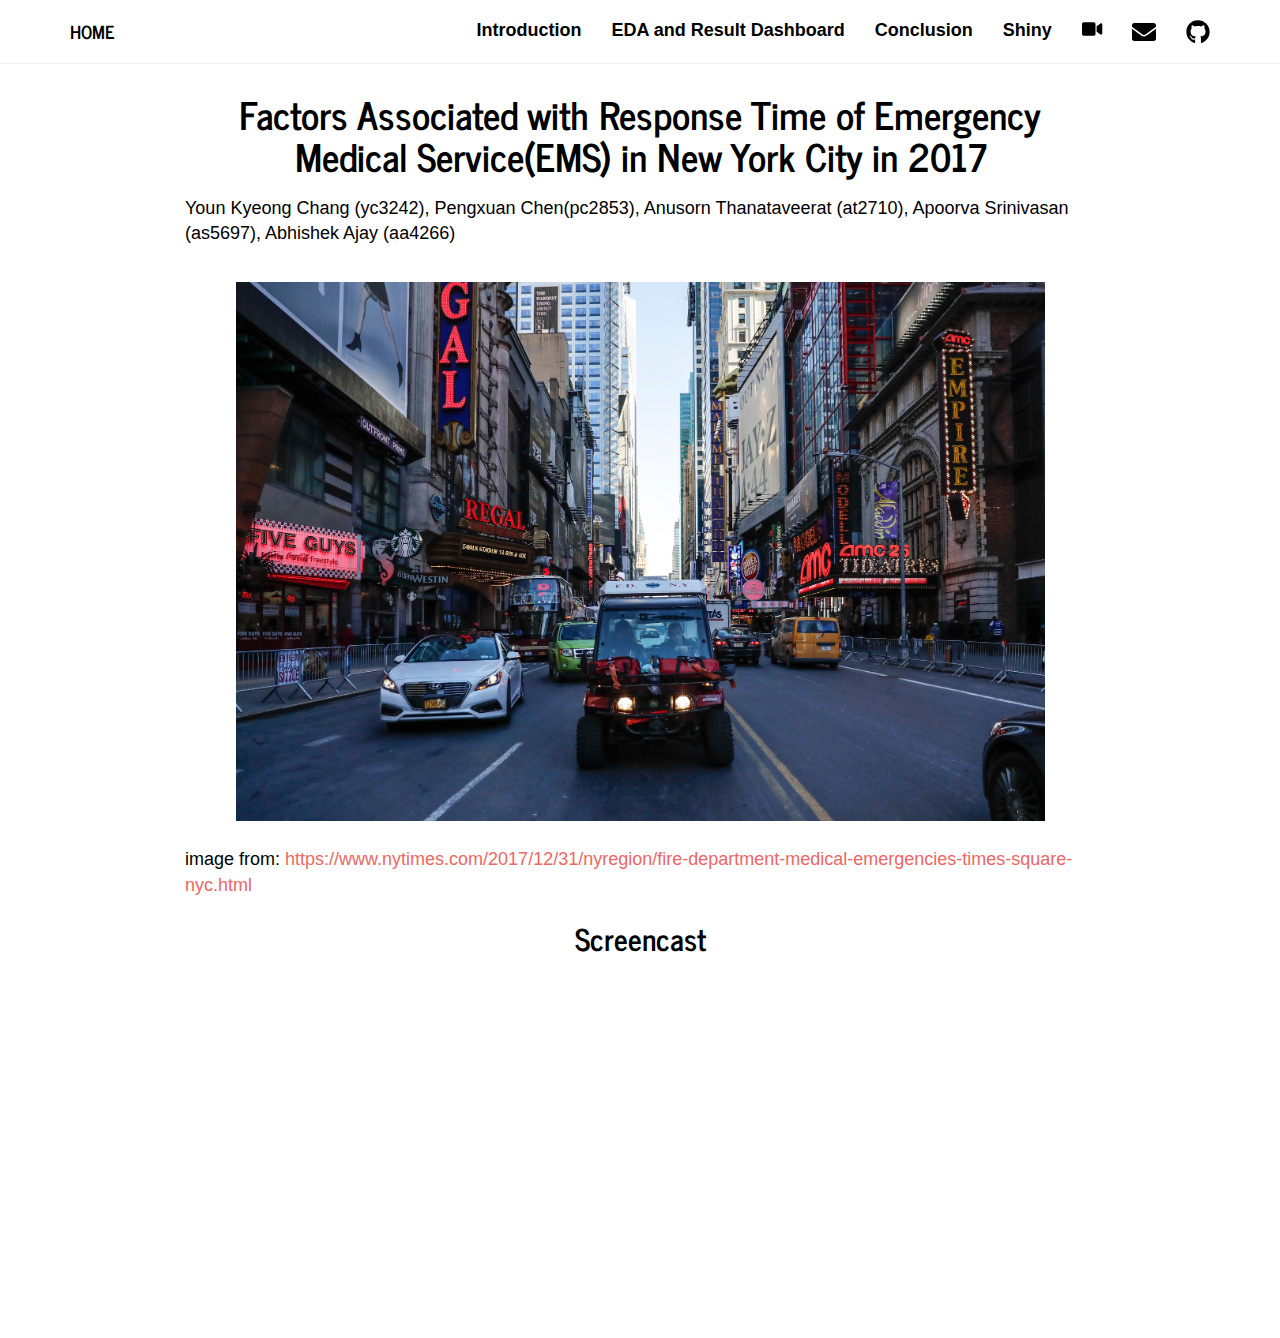
<file: index.html>
<!DOCTYPE html>

<html xmlns="http://www.w3.org/1999/xhtml">

<head>

<meta charset="utf-8" />
<meta http-equiv="Content-Type" content="text/html; charset=utf-8" />
<meta name="generator" content="pandoc" />




<title>Factors Associated with Response Time of Emergency Medical Service(EMS) in New York City in 2017</title>

<script src="site_libs/jquery-1.11.3/jquery.min.js"></script>
<meta name="viewport" content="width=device-width, initial-scale=1" />
<link href="site_libs/bootstrap-3.3.5/css/journal.min.css" rel="stylesheet" />
<script src="site_libs/bootstrap-3.3.5/js/bootstrap.min.js"></script>
<script src="site_libs/bootstrap-3.3.5/shim/html5shiv.min.js"></script>
<script src="site_libs/bootstrap-3.3.5/shim/respond.min.js"></script>
<script src="site_libs/navigation-1.1/tabsets.js"></script>
<link href="site_libs/highlightjs-9.12.0/default.css" rel="stylesheet" />
<script src="site_libs/highlightjs-9.12.0/highlight.js"></script>
<link href="site_libs/font-awesome-5.0.13/css/fa-svg-with-js.css" rel="stylesheet" />
<script src="site_libs/font-awesome-5.0.13/js/fontawesome-all.min.js"></script>
<script src="site_libs/font-awesome-5.0.13/js/fa-v4-shims.min.js"></script>

<style type="text/css">code{white-space: pre;}</style>
<style type="text/css">
  pre:not([class]) {
    background-color: white;
  }
</style>
<script type="text/javascript">
if (window.hljs) {
  hljs.configure({languages: []});
  hljs.initHighlightingOnLoad();
  if (document.readyState && document.readyState === "complete") {
    window.setTimeout(function() { hljs.initHighlighting(); }, 0);
  }
}
</script>



<style type="text/css">
h1 {
  font-size: 34px;
}
h1.title {
  font-size: 38px;
}
h2 {
  font-size: 30px;
}
h3 {
  font-size: 24px;
}
h4 {
  font-size: 18px;
}
h5 {
  font-size: 16px;
}
h6 {
  font-size: 12px;
}
.table th:not([align]) {
  text-align: left;
}
</style>

<link rel="stylesheet" href="style.css" type="text/css" />

</head>

<body>

<style type = "text/css">
.main-container {
  max-width: 940px;
  margin-left: auto;
  margin-right: auto;
}
code {
  color: inherit;
  background-color: rgba(0, 0, 0, 0.04);
}
img {
  max-width:100%;
  height: auto;
}
.tabbed-pane {
  padding-top: 12px;
}
.html-widget {
  margin-bottom: 20px;
}
button.code-folding-btn:focus {
  outline: none;
}
</style>


<style type="text/css">
/* padding for bootstrap navbar */
body {
  padding-top: 61px;
  padding-bottom: 40px;
}
/* offset scroll position for anchor links (for fixed navbar)  */
.section h1 {
  padding-top: 66px;
  margin-top: -66px;
}

.section h2 {
  padding-top: 66px;
  margin-top: -66px;
}
.section h3 {
  padding-top: 66px;
  margin-top: -66px;
}
.section h4 {
  padding-top: 66px;
  margin-top: -66px;
}
.section h5 {
  padding-top: 66px;
  margin-top: -66px;
}
.section h6 {
  padding-top: 66px;
  margin-top: -66px;
}
</style>

<script>
// manage active state of menu based on current page
$(document).ready(function () {
  // active menu anchor
  href = window.location.pathname
  href = href.substr(href.lastIndexOf('/') + 1)
  if (href === "")
    href = "index.html";
  var menuAnchor = $('a[href="' + href + '"]');

  // mark it active
  menuAnchor.parent().addClass('active');

  // if it's got a parent navbar menu mark it active as well
  menuAnchor.closest('li.dropdown').addClass('active');
});
</script>


<div class="container-fluid main-container">

<!-- tabsets -->
<script>
$(document).ready(function () {
  window.buildTabsets("TOC");
});
</script>

<!-- code folding -->






<div class="navbar navbar-default  navbar-fixed-top" role="navigation">
  <div class="container">
    <div class="navbar-header">
      <button type="button" class="navbar-toggle collapsed" data-toggle="collapse" data-target="#navbar">
        <span class="icon-bar"></span>
        <span class="icon-bar"></span>
        <span class="icon-bar"></span>
      </button>
      <a class="navbar-brand" href="index.html">Home</a>
    </div>
    <div id="navbar" class="navbar-collapse collapse">
      <ul class="nav navbar-nav">
        
      </ul>
      <ul class="nav navbar-nav navbar-right">
        <li>
  <a href="Introduction.html">Introduction</a>
</li>
<li>
  <a href="flexdashboard.html">EDA and Result Dashboard</a>
</li>
<li>
  <a href="statistical_analysis_site.html">Conclusion</a>
</li>
<li>
  <a href="https://apoorvasrinivasan.shinyapps.io/P8105_shiny/">Shiny</a>
</li>
<li>
  <a href="https://www.youtube.com/watch?v=G76tfg8Gkc4">
    <span class="fa fa-video-camera"></span>
     
  </a>
</li>
<li>
  <a href="mailto:&lt;abhishek.ajay@columbia.edu&gt;">
    <span class="fa fa-envelope fa-lg"></span>
     
  </a>
</li>
<li>
  <a href="https://github.com/dewyork/P8105_final_project">
    <span class="fa fa-github fa-lg"></span>
     
  </a>
</li>
      </ul>
    </div><!--/.nav-collapse -->
  </div><!--/.container -->
</div><!--/.navbar -->

<div class="fluid-row" id="header">



<h1 class="title toc-ignore">Factors Associated with Response Time of Emergency Medical Service(EMS) in New York City in 2017</h1>

</div>


<p>Youn Kyeong Chang (yc3242), Pengxuan Chen(pc2853), Anusorn Thanataveerat (at2710), Apoorva Srinivasan (as5697), Abhishek Ajay (aa4266)</p>
<img src="EMS.jpg" style="width:90%" class = "center">
</center>
<p>image from: <a href="https://www.nytimes.com/2017/12/31/nyregion/fire-department-medical-emergencies-times-square-nyc.html" class="uri">https://www.nytimes.com/2017/12/31/nyregion/fire-department-medical-emergencies-times-square-nyc.html</a></p>
<h2>
Screencast
</h2>
<iframe width="560" height="315" src="https://www.youtube.com/embed/G76tfg8Gkc4" frameborder="0" gesture="media" allow="encrypted-media" allowfullscreen class="center">
</iframe>




</div>

<script>

// add bootstrap table styles to pandoc tables
function bootstrapStylePandocTables() {
  $('tr.header').parent('thead').parent('table').addClass('table table-condensed');
}
$(document).ready(function () {
  bootstrapStylePandocTables();
});


</script>

<!-- dynamically load mathjax for compatibility with self-contained -->
<script>
  (function () {
    var script = document.createElement("script");
    script.type = "text/javascript";
    script.src  = "https://mathjax.rstudio.com/latest/MathJax.js?config=TeX-AMS-MML_HTMLorMML";
    document.getElementsByTagName("head")[0].appendChild(script);
  })();
</script>

</body>
</html>
</file>
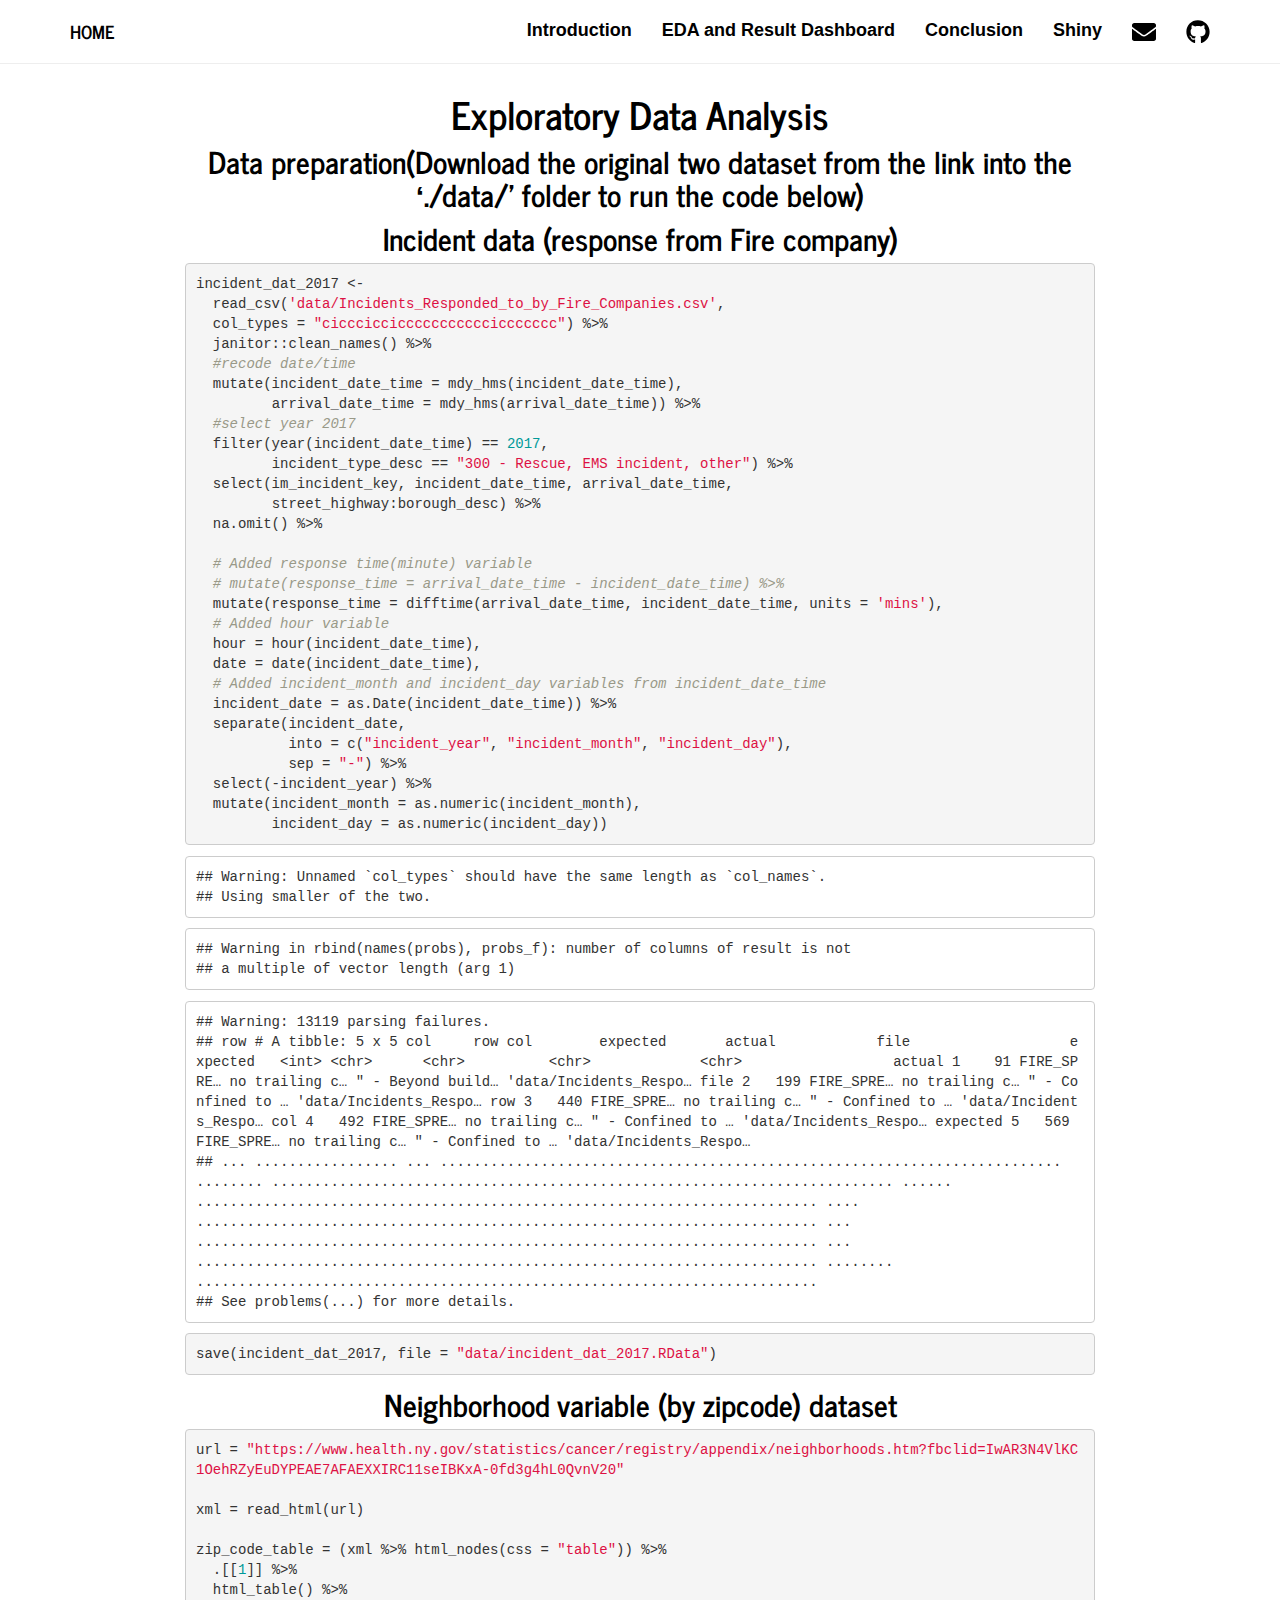
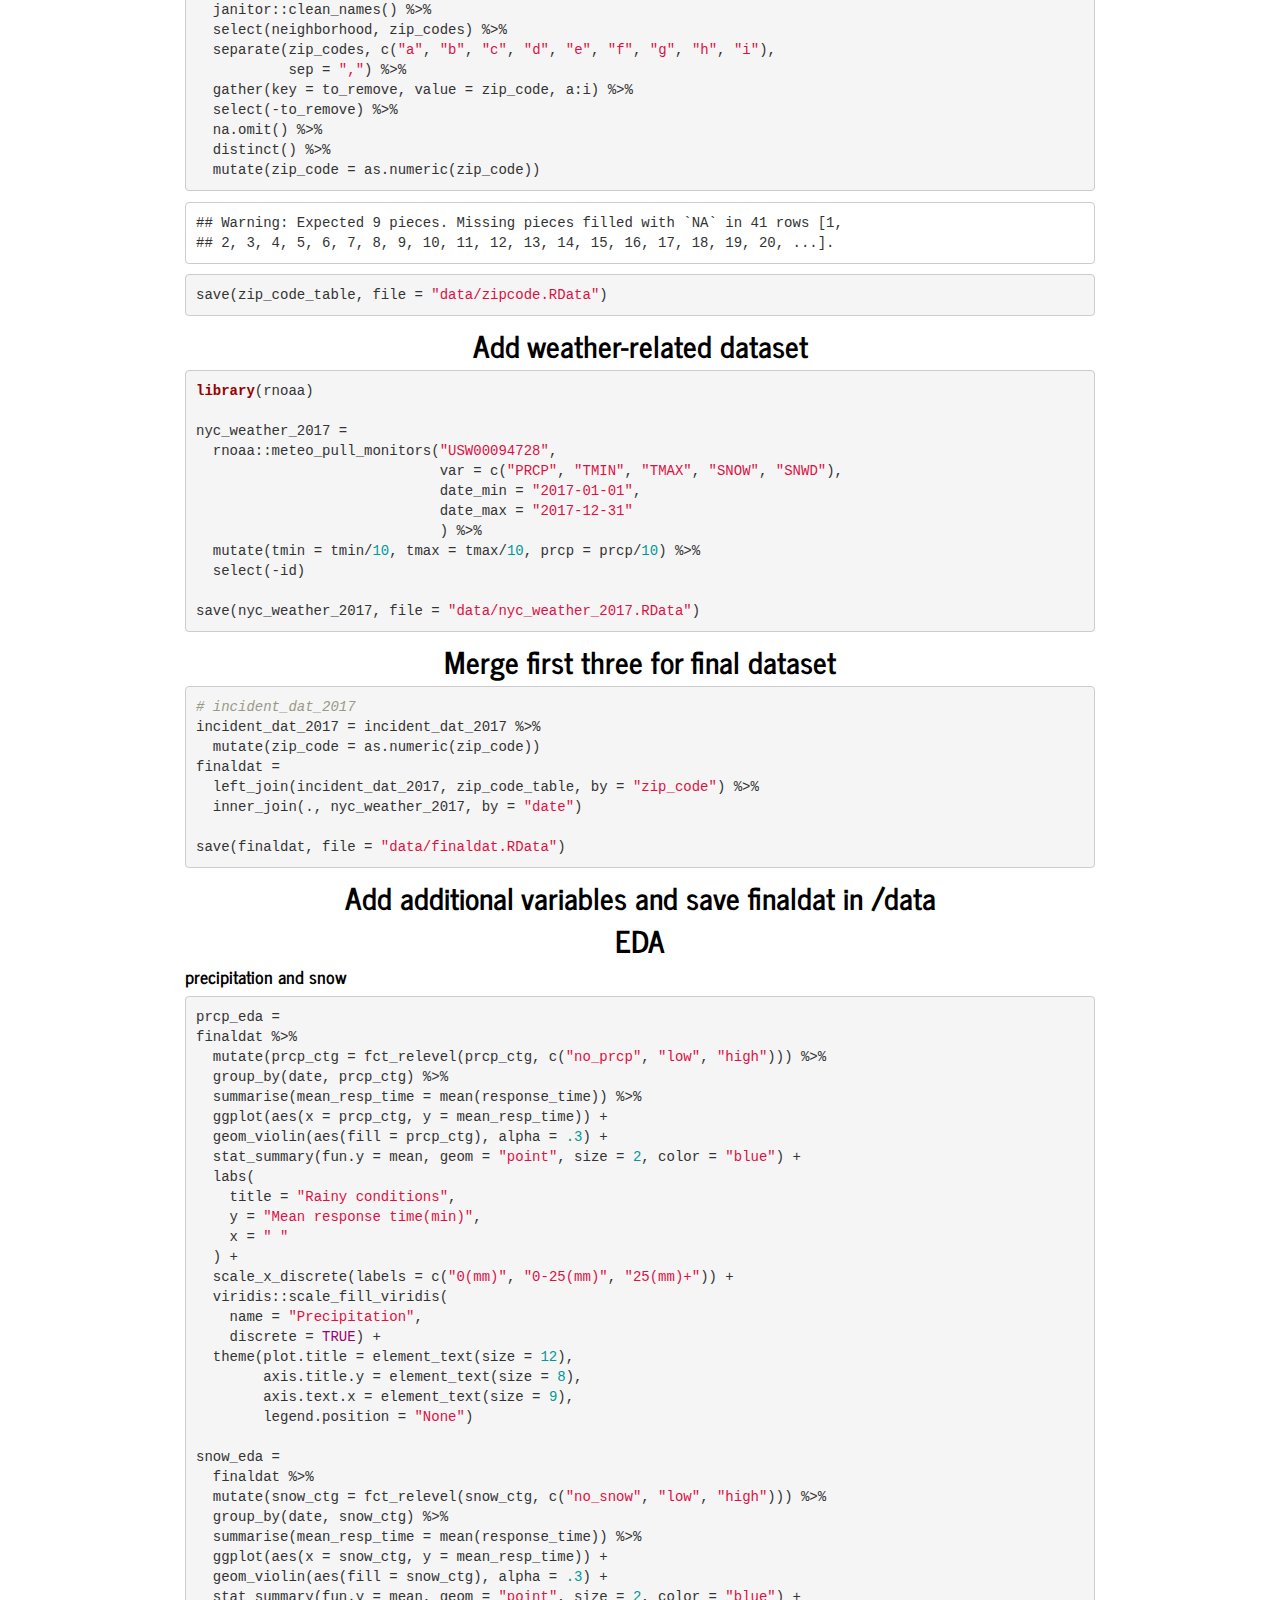
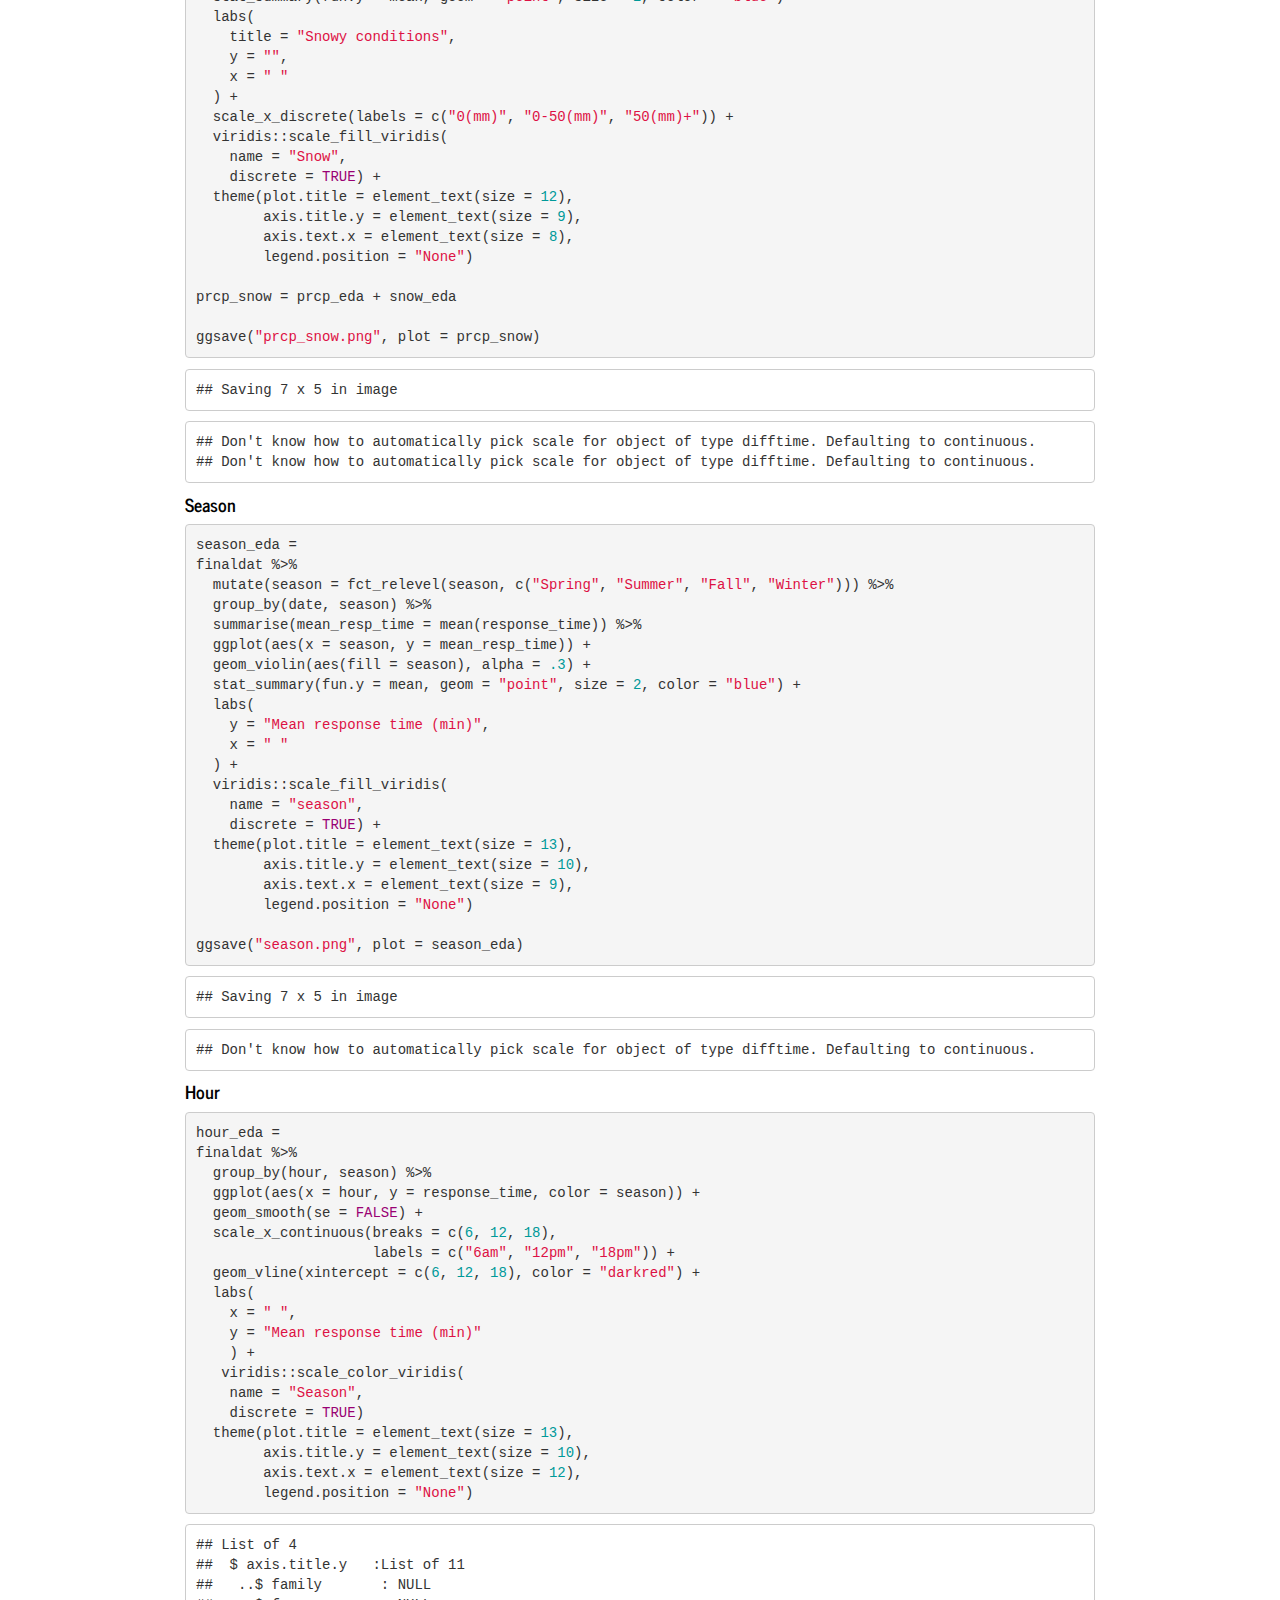
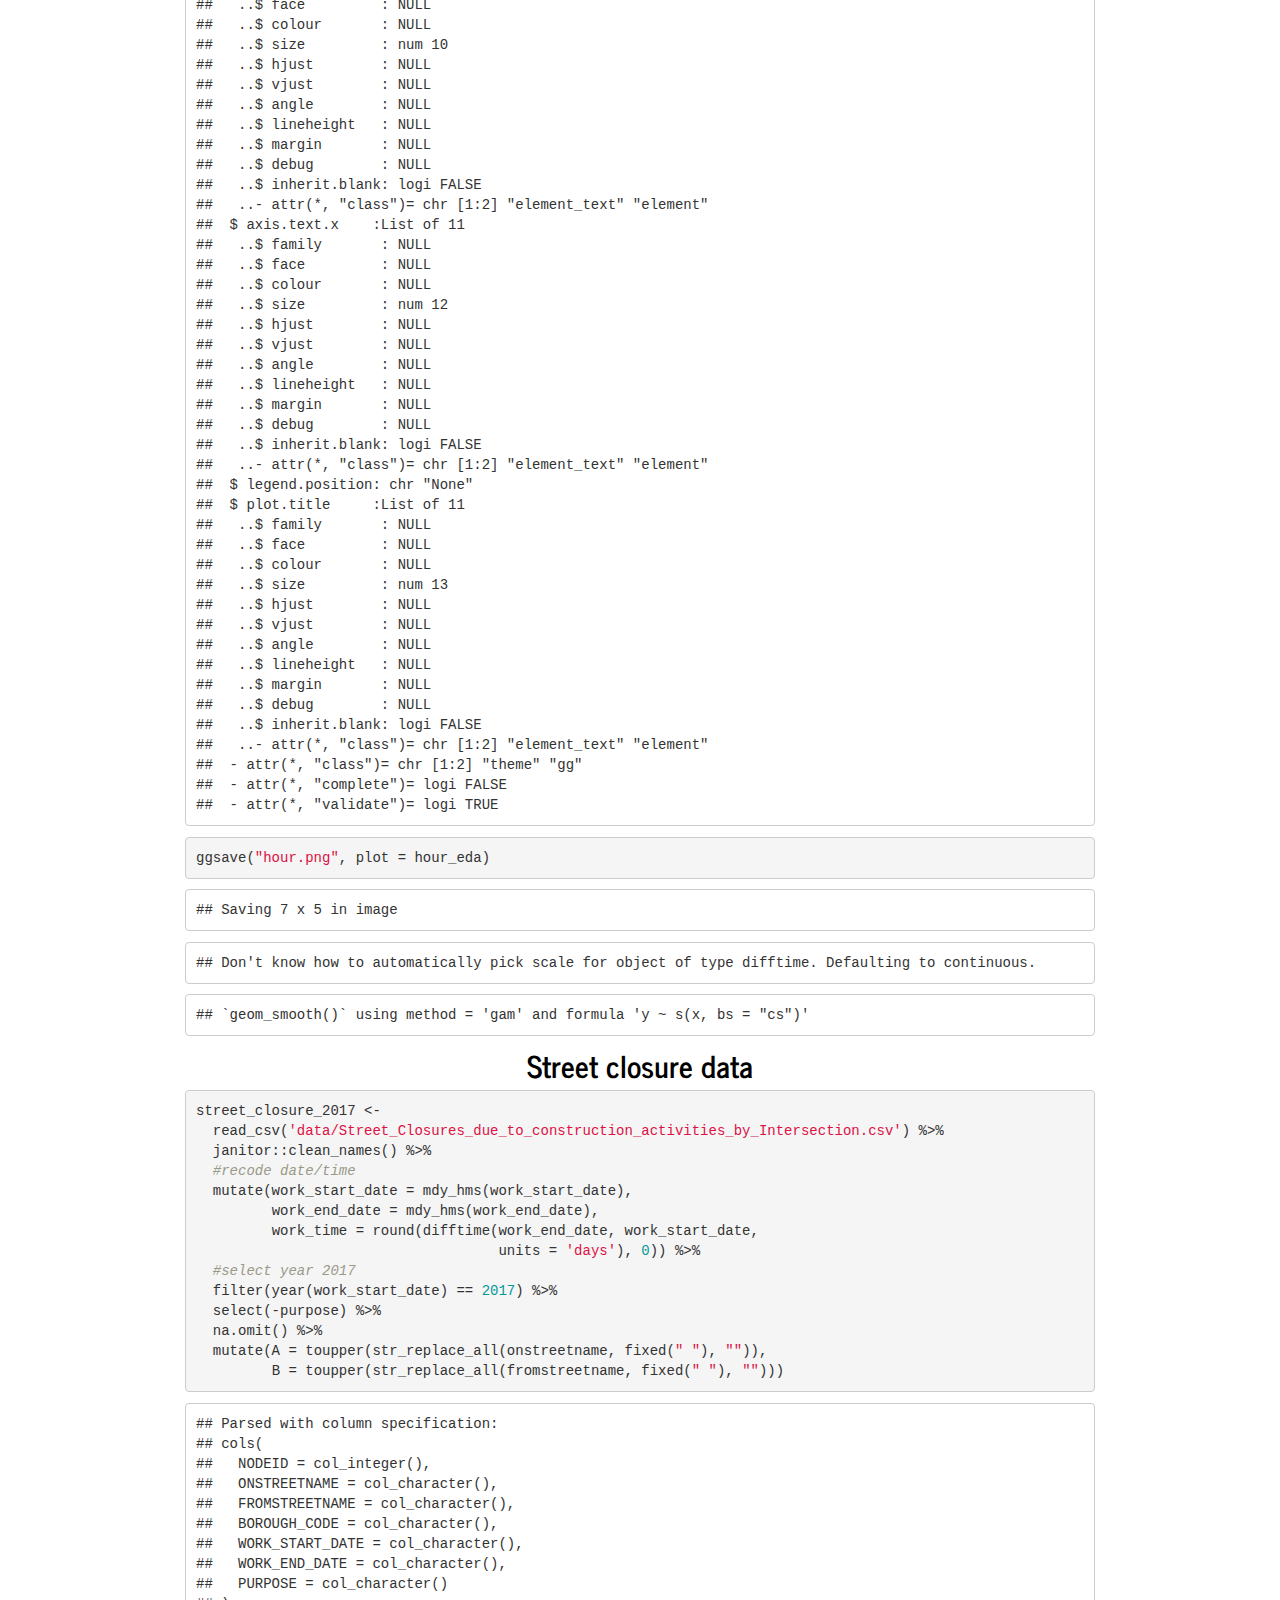
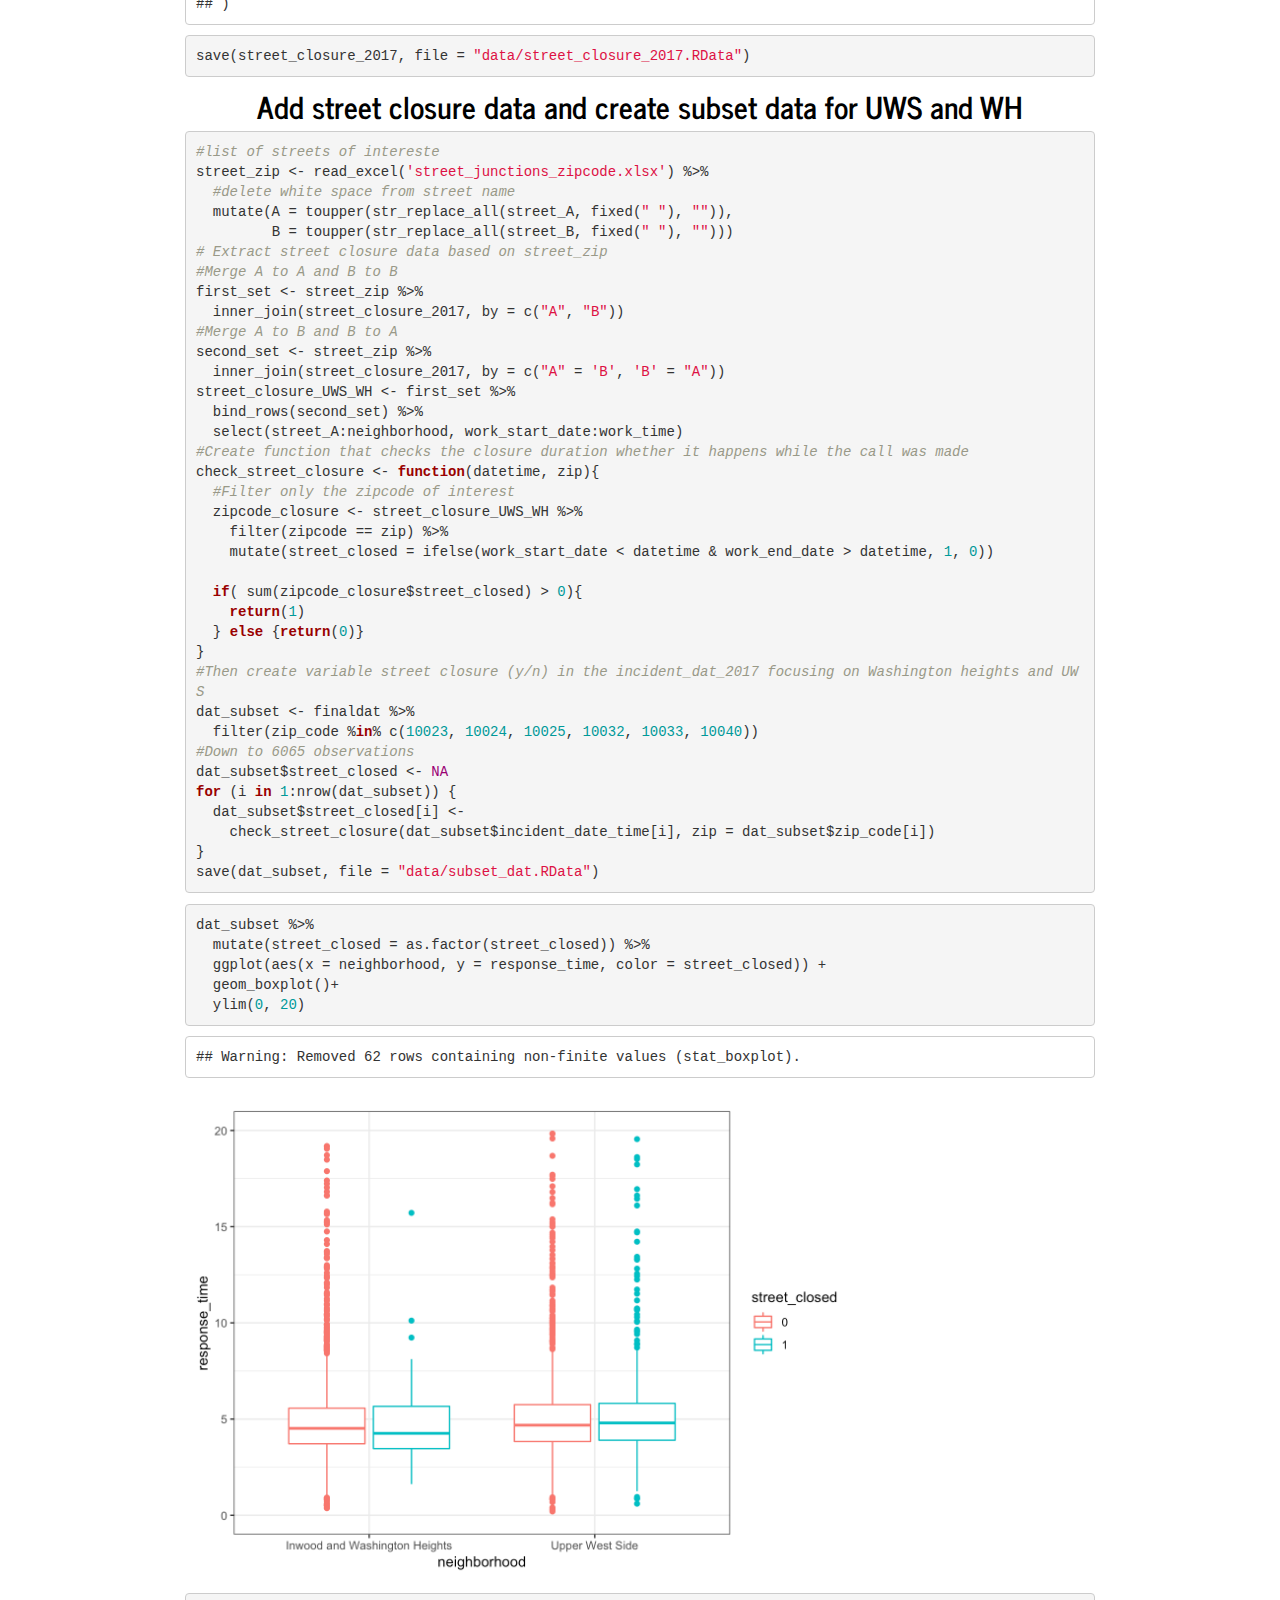
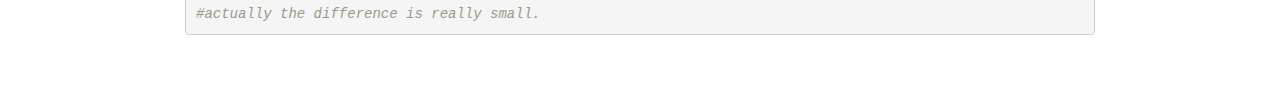
<file: EDA.html>
<!DOCTYPE html>

<html xmlns="http://www.w3.org/1999/xhtml">

<head>

<meta charset="utf-8" />
<meta http-equiv="Content-Type" content="text/html; charset=utf-8" />
<meta name="generator" content="pandoc" />




<title>Exploratory Data Analysis</title>

<script src="site_libs/jquery-1.11.3/jquery.min.js"></script>
<meta name="viewport" content="width=device-width, initial-scale=1" />
<link href="site_libs/bootstrap-3.3.5/css/journal.min.css" rel="stylesheet" />
<script src="site_libs/bootstrap-3.3.5/js/bootstrap.min.js"></script>
<script src="site_libs/bootstrap-3.3.5/shim/html5shiv.min.js"></script>
<script src="site_libs/bootstrap-3.3.5/shim/respond.min.js"></script>
<script src="site_libs/navigation-1.1/tabsets.js"></script>
<link href="site_libs/highlightjs-9.12.0/default.css" rel="stylesheet" />
<script src="site_libs/highlightjs-9.12.0/highlight.js"></script>
<link href="site_libs/font-awesome-5.0.13/css/fa-svg-with-js.css" rel="stylesheet" />
<script src="site_libs/font-awesome-5.0.13/js/fontawesome-all.min.js"></script>
<script src="site_libs/font-awesome-5.0.13/js/fa-v4-shims.min.js"></script>

<style type="text/css">code{white-space: pre;}</style>
<style type="text/css">
  pre:not([class]) {
    background-color: white;
  }
</style>
<script type="text/javascript">
if (window.hljs) {
  hljs.configure({languages: []});
  hljs.initHighlightingOnLoad();
  if (document.readyState && document.readyState === "complete") {
    window.setTimeout(function() { hljs.initHighlighting(); }, 0);
  }
}
</script>



<style type="text/css">
h1 {
  font-size: 34px;
}
h1.title {
  font-size: 38px;
}
h2 {
  font-size: 30px;
}
h3 {
  font-size: 24px;
}
h4 {
  font-size: 18px;
}
h5 {
  font-size: 16px;
}
h6 {
  font-size: 12px;
}
.table th:not([align]) {
  text-align: left;
}
</style>

<link rel="stylesheet" href="style.css" type="text/css" />

</head>

<body>

<style type = "text/css">
.main-container {
  max-width: 940px;
  margin-left: auto;
  margin-right: auto;
}
code {
  color: inherit;
  background-color: rgba(0, 0, 0, 0.04);
}
img {
  max-width:100%;
  height: auto;
}
.tabbed-pane {
  padding-top: 12px;
}
.html-widget {
  margin-bottom: 20px;
}
button.code-folding-btn:focus {
  outline: none;
}
</style>


<style type="text/css">
/* padding for bootstrap navbar */
body {
  padding-top: 61px;
  padding-bottom: 40px;
}
/* offset scroll position for anchor links (for fixed navbar)  */
.section h1 {
  padding-top: 66px;
  margin-top: -66px;
}

.section h2 {
  padding-top: 66px;
  margin-top: -66px;
}
.section h3 {
  padding-top: 66px;
  margin-top: -66px;
}
.section h4 {
  padding-top: 66px;
  margin-top: -66px;
}
.section h5 {
  padding-top: 66px;
  margin-top: -66px;
}
.section h6 {
  padding-top: 66px;
  margin-top: -66px;
}
</style>

<script>
// manage active state of menu based on current page
$(document).ready(function () {
  // active menu anchor
  href = window.location.pathname
  href = href.substr(href.lastIndexOf('/') + 1)
  if (href === "")
    href = "index.html";
  var menuAnchor = $('a[href="' + href + '"]');

  // mark it active
  menuAnchor.parent().addClass('active');

  // if it's got a parent navbar menu mark it active as well
  menuAnchor.closest('li.dropdown').addClass('active');
});
</script>


<div class="container-fluid main-container">

<!-- tabsets -->
<script>
$(document).ready(function () {
  window.buildTabsets("TOC");
});
</script>

<!-- code folding -->






<div class="navbar navbar-default  navbar-fixed-top" role="navigation">
  <div class="container">
    <div class="navbar-header">
      <button type="button" class="navbar-toggle collapsed" data-toggle="collapse" data-target="#navbar">
        <span class="icon-bar"></span>
        <span class="icon-bar"></span>
        <span class="icon-bar"></span>
      </button>
      <a class="navbar-brand" href="index.html">Home</a>
    </div>
    <div id="navbar" class="navbar-collapse collapse">
      <ul class="nav navbar-nav">
        
      </ul>
      <ul class="nav navbar-nav navbar-right">
        <li>
  <a href="Introduction.html">Introduction</a>
</li>
<li>
  <a href="flexdashboard.html">EDA and Result Dashboard</a>
</li>
<li>
  <a href="statistical_analysis_site.html">Conclusion</a>
</li>
<li>
  <a href="https://apoorvasrinivasan.shinyapps.io/P8105_shiny/">Shiny</a>
</li>
<li>
  <a href="mailto:&lt;abhishek.ajay@columbia.edu&gt;">
    <span class="fa fa-envelope fa-lg"></span>
     
  </a>
</li>
<li>
  <a href="https://github.com/dewyork/P8105_final_project">
    <span class="fa fa-github fa-lg"></span>
     
  </a>
</li>
      </ul>
    </div><!--/.nav-collapse -->
  </div><!--/.container -->
</div><!--/.navbar -->

<div class="fluid-row" id="header">



<h1 class="title toc-ignore">Exploratory Data Analysis</h1>

</div>


<div id="data-preparationdownload-the-original-two-dataset-from-the-link-into-the-.data-folder-to-run-the-code-below" class="section level2">
<h2>Data preparation(Download the original two dataset from the link into the ‘./data/’ folder to run the code below)</h2>
</div>
<div id="incident-data-response-from-fire-company" class="section level2">
<h2>Incident data (response from Fire company)</h2>
<pre class="r"><code>incident_dat_2017 &lt;-  
  read_csv(&#39;data/Incidents_Responded_to_by_Fire_Companies.csv&#39;,
  col_types = &quot;cicccicciccccccccccciccccccc&quot;) %&gt;% 
  janitor::clean_names() %&gt;% 
  #recode date/time
  mutate(incident_date_time = mdy_hms(incident_date_time),
         arrival_date_time = mdy_hms(arrival_date_time)) %&gt;% 
  #select year 2017
  filter(year(incident_date_time) == 2017,
         incident_type_desc == &quot;300 - Rescue, EMS incident, other&quot;) %&gt;% 
  select(im_incident_key, incident_date_time, arrival_date_time,
         street_highway:borough_desc) %&gt;% 
  na.omit() %&gt;% 

  # Added response time(minute) variable
  # mutate(response_time = arrival_date_time - incident_date_time) %&gt;%
  mutate(response_time = difftime(arrival_date_time, incident_date_time, units = &#39;mins&#39;),
  # Added hour variable
  hour = hour(incident_date_time),
  date = date(incident_date_time),
  # Added incident_month and incident_day variables from incident_date_time
  incident_date = as.Date(incident_date_time)) %&gt;% 
  separate(incident_date, 
           into = c(&quot;incident_year&quot;, &quot;incident_month&quot;, &quot;incident_day&quot;), 
           sep = &quot;-&quot;) %&gt;% 
  select(-incident_year) %&gt;% 
  mutate(incident_month = as.numeric(incident_month),
         incident_day = as.numeric(incident_day))</code></pre>
<pre><code>## Warning: Unnamed `col_types` should have the same length as `col_names`.
## Using smaller of the two.</code></pre>
<pre><code>## Warning in rbind(names(probs), probs_f): number of columns of result is not
## a multiple of vector length (arg 1)</code></pre>
<pre><code>## Warning: 13119 parsing failures.
## row # A tibble: 5 x 5 col     row col        expected       actual            file                   expected   &lt;int&gt; &lt;chr&gt;      &lt;chr&gt;          &lt;chr&gt;             &lt;chr&gt;                  actual 1    91 FIRE_SPRE… no trailing c… &quot; - Beyond build… &#39;data/Incidents_Respo… file 2   199 FIRE_SPRE… no trailing c… &quot; - Confined to … &#39;data/Incidents_Respo… row 3   440 FIRE_SPRE… no trailing c… &quot; - Confined to … &#39;data/Incidents_Respo… col 4   492 FIRE_SPRE… no trailing c… &quot; - Confined to … &#39;data/Incidents_Respo… expected 5   569 FIRE_SPRE… no trailing c… &quot; - Confined to … &#39;data/Incidents_Respo…
## ... ................. ... .......................................................................... ........ .......................................................................... ...... .......................................................................... .... .......................................................................... ... .......................................................................... ... .......................................................................... ........ ..........................................................................
## See problems(...) for more details.</code></pre>
<pre class="r"><code>save(incident_dat_2017, file = &quot;data/incident_dat_2017.RData&quot;)</code></pre>
</div>
<div id="neighborhood-variable-by-zipcode-dataset" class="section level2">
<h2>Neighborhood variable (by zipcode) dataset</h2>
<pre class="r"><code>url = &quot;https://www.health.ny.gov/statistics/cancer/registry/appendix/neighborhoods.htm?fbclid=IwAR3N4VlKC1OehRZyEuDYPEAE7AFAEXXIRC11seIBKxA-0fd3g4hL0QvnV20&quot;

xml = read_html(url)

zip_code_table = (xml %&gt;% html_nodes(css = &quot;table&quot;)) %&gt;% 
  .[[1]] %&gt;%
  html_table() %&gt;% 
  janitor::clean_names() %&gt;%  
  select(neighborhood, zip_codes) %&gt;% 
  separate(zip_codes, c(&quot;a&quot;, &quot;b&quot;, &quot;c&quot;, &quot;d&quot;, &quot;e&quot;, &quot;f&quot;, &quot;g&quot;, &quot;h&quot;, &quot;i&quot;), 
           sep = &quot;,&quot;) %&gt;% 
  gather(key = to_remove, value = zip_code, a:i) %&gt;% 
  select(-to_remove) %&gt;% 
  na.omit() %&gt;% 
  distinct() %&gt;% 
  mutate(zip_code = as.numeric(zip_code))</code></pre>
<pre><code>## Warning: Expected 9 pieces. Missing pieces filled with `NA` in 41 rows [1,
## 2, 3, 4, 5, 6, 7, 8, 9, 10, 11, 12, 13, 14, 15, 16, 17, 18, 19, 20, ...].</code></pre>
<pre class="r"><code>save(zip_code_table, file = &quot;data/zipcode.RData&quot;)</code></pre>
</div>
<div id="add-weather-related-dataset" class="section level2">
<h2>Add weather-related dataset</h2>
<pre class="r"><code>library(rnoaa)

nyc_weather_2017 = 
  rnoaa::meteo_pull_monitors(&quot;USW00094728&quot;, 
                             var = c(&quot;PRCP&quot;, &quot;TMIN&quot;, &quot;TMAX&quot;, &quot;SNOW&quot;, &quot;SNWD&quot;), 
                             date_min = &quot;2017-01-01&quot;, 
                             date_max = &quot;2017-12-31&quot;
                             ) %&gt;% 
  mutate(tmin = tmin/10, tmax = tmax/10, prcp = prcp/10) %&gt;% 
  select(-id)

save(nyc_weather_2017, file = &quot;data/nyc_weather_2017.RData&quot;)</code></pre>
</div>
<div id="merge-first-three-for-final-dataset" class="section level2">
<h2>Merge first three for final dataset</h2>
<pre class="r"><code># incident_dat_2017 
incident_dat_2017 = incident_dat_2017 %&gt;% 
  mutate(zip_code = as.numeric(zip_code))
finaldat =  
  left_join(incident_dat_2017, zip_code_table, by = &quot;zip_code&quot;) %&gt;% 
  inner_join(., nyc_weather_2017, by = &quot;date&quot;)

save(finaldat, file = &quot;data/finaldat.RData&quot;)</code></pre>
</div>
<div id="add-additional-variables-and-save-finaldat-in-data" class="section level2">
<h2>Add additional variables and save finaldat in /data</h2>
</div>
<div id="eda" class="section level2">
<h2>EDA</h2>
<div id="precipitation-and-snow" class="section level4">
<h4>precipitation and snow</h4>
<pre class="r"><code>prcp_eda =
finaldat %&gt;% 
  mutate(prcp_ctg = fct_relevel(prcp_ctg, c(&quot;no_prcp&quot;, &quot;low&quot;, &quot;high&quot;))) %&gt;% 
  group_by(date, prcp_ctg) %&gt;% 
  summarise(mean_resp_time = mean(response_time)) %&gt;% 
  ggplot(aes(x = prcp_ctg, y = mean_resp_time)) +
  geom_violin(aes(fill = prcp_ctg), alpha = .3) +
  stat_summary(fun.y = mean, geom = &quot;point&quot;, size = 2, color = &quot;blue&quot;) +
  labs(
    title = &quot;Rainy conditions&quot;,
    y = &quot;Mean response time(min)&quot;,
    x = &quot; &quot;
  ) +
  scale_x_discrete(labels = c(&quot;0(mm)&quot;, &quot;0-25(mm)&quot;, &quot;25(mm)+&quot;)) +
  viridis::scale_fill_viridis(
    name = &quot;Precipitation&quot;,
    discrete = TRUE) +
  theme(plot.title = element_text(size = 12),
        axis.title.y = element_text(size = 8),
        axis.text.x = element_text(size = 9),
        legend.position = &quot;None&quot;) 

snow_eda =
  finaldat %&gt;% 
  mutate(snow_ctg = fct_relevel(snow_ctg, c(&quot;no_snow&quot;, &quot;low&quot;, &quot;high&quot;))) %&gt;% 
  group_by(date, snow_ctg) %&gt;% 
  summarise(mean_resp_time = mean(response_time)) %&gt;% 
  ggplot(aes(x = snow_ctg, y = mean_resp_time)) +
  geom_violin(aes(fill = snow_ctg), alpha = .3) +
  stat_summary(fun.y = mean, geom = &quot;point&quot;, size = 2, color = &quot;blue&quot;) +
  labs(
    title = &quot;Snowy conditions&quot;,
    y = &quot;&quot;,
    x = &quot; &quot;
  ) +
  scale_x_discrete(labels = c(&quot;0(mm)&quot;, &quot;0-50(mm)&quot;, &quot;50(mm)+&quot;)) +
  viridis::scale_fill_viridis(
    name = &quot;Snow&quot;,
    discrete = TRUE) +
  theme(plot.title = element_text(size = 12),
        axis.title.y = element_text(size = 9),
        axis.text.x = element_text(size = 8),
        legend.position = &quot;None&quot;) 

prcp_snow = prcp_eda + snow_eda

ggsave(&quot;prcp_snow.png&quot;, plot = prcp_snow)</code></pre>
<pre><code>## Saving 7 x 5 in image</code></pre>
<pre><code>## Don&#39;t know how to automatically pick scale for object of type difftime. Defaulting to continuous.
## Don&#39;t know how to automatically pick scale for object of type difftime. Defaulting to continuous.</code></pre>
</div>
<div id="season" class="section level4">
<h4>Season</h4>
<pre class="r"><code>season_eda =
finaldat %&gt;% 
  mutate(season = fct_relevel(season, c(&quot;Spring&quot;, &quot;Summer&quot;, &quot;Fall&quot;, &quot;Winter&quot;))) %&gt;% 
  group_by(date, season) %&gt;% 
  summarise(mean_resp_time = mean(response_time)) %&gt;% 
  ggplot(aes(x = season, y = mean_resp_time)) +
  geom_violin(aes(fill = season), alpha = .3) +
  stat_summary(fun.y = mean, geom = &quot;point&quot;, size = 2, color = &quot;blue&quot;) +
  labs(
    y = &quot;Mean response time (min)&quot;,
    x = &quot; &quot;
  ) +
  viridis::scale_fill_viridis(
    name = &quot;season&quot;,
    discrete = TRUE) +
  theme(plot.title = element_text(size = 13),
        axis.title.y = element_text(size = 10),
        axis.text.x = element_text(size = 9),
        legend.position = &quot;None&quot;) 

ggsave(&quot;season.png&quot;, plot = season_eda)</code></pre>
<pre><code>## Saving 7 x 5 in image</code></pre>
<pre><code>## Don&#39;t know how to automatically pick scale for object of type difftime. Defaulting to continuous.</code></pre>
</div>
<div id="hour" class="section level4">
<h4>Hour</h4>
<pre class="r"><code>hour_eda =
finaldat %&gt;%
  group_by(hour, season) %&gt;% 
  ggplot(aes(x = hour, y = response_time, color = season)) + 
  geom_smooth(se = FALSE) +
  scale_x_continuous(breaks = c(6, 12, 18),
                     labels = c(&quot;6am&quot;, &quot;12pm&quot;, &quot;18pm&quot;)) +
  geom_vline(xintercept = c(6, 12, 18), color = &quot;darkred&quot;) +
  labs(
    x = &quot; &quot;, 
    y = &quot;Mean response time (min)&quot;
    ) +
   viridis::scale_color_viridis(
    name = &quot;Season&quot;,
    discrete = TRUE)
  theme(plot.title = element_text(size = 13),
        axis.title.y = element_text(size = 10),
        axis.text.x = element_text(size = 12),
        legend.position = &quot;None&quot;) </code></pre>
<pre><code>## List of 4
##  $ axis.title.y   :List of 11
##   ..$ family       : NULL
##   ..$ face         : NULL
##   ..$ colour       : NULL
##   ..$ size         : num 10
##   ..$ hjust        : NULL
##   ..$ vjust        : NULL
##   ..$ angle        : NULL
##   ..$ lineheight   : NULL
##   ..$ margin       : NULL
##   ..$ debug        : NULL
##   ..$ inherit.blank: logi FALSE
##   ..- attr(*, &quot;class&quot;)= chr [1:2] &quot;element_text&quot; &quot;element&quot;
##  $ axis.text.x    :List of 11
##   ..$ family       : NULL
##   ..$ face         : NULL
##   ..$ colour       : NULL
##   ..$ size         : num 12
##   ..$ hjust        : NULL
##   ..$ vjust        : NULL
##   ..$ angle        : NULL
##   ..$ lineheight   : NULL
##   ..$ margin       : NULL
##   ..$ debug        : NULL
##   ..$ inherit.blank: logi FALSE
##   ..- attr(*, &quot;class&quot;)= chr [1:2] &quot;element_text&quot; &quot;element&quot;
##  $ legend.position: chr &quot;None&quot;
##  $ plot.title     :List of 11
##   ..$ family       : NULL
##   ..$ face         : NULL
##   ..$ colour       : NULL
##   ..$ size         : num 13
##   ..$ hjust        : NULL
##   ..$ vjust        : NULL
##   ..$ angle        : NULL
##   ..$ lineheight   : NULL
##   ..$ margin       : NULL
##   ..$ debug        : NULL
##   ..$ inherit.blank: logi FALSE
##   ..- attr(*, &quot;class&quot;)= chr [1:2] &quot;element_text&quot; &quot;element&quot;
##  - attr(*, &quot;class&quot;)= chr [1:2] &quot;theme&quot; &quot;gg&quot;
##  - attr(*, &quot;complete&quot;)= logi FALSE
##  - attr(*, &quot;validate&quot;)= logi TRUE</code></pre>
<pre class="r"><code>ggsave(&quot;hour.png&quot;, plot = hour_eda)</code></pre>
<pre><code>## Saving 7 x 5 in image</code></pre>
<pre><code>## Don&#39;t know how to automatically pick scale for object of type difftime. Defaulting to continuous.</code></pre>
<pre><code>## `geom_smooth()` using method = &#39;gam&#39; and formula &#39;y ~ s(x, bs = &quot;cs&quot;)&#39;</code></pre>
</div>
</div>
<div id="street-closure-data" class="section level2">
<h2>Street closure data</h2>
<pre class="r"><code>street_closure_2017 &lt;-  
  read_csv(&#39;data/Street_Closures_due_to_construction_activities_by_Intersection.csv&#39;) %&gt;% 
  janitor::clean_names() %&gt;% 
  #recode date/time
  mutate(work_start_date = mdy_hms(work_start_date),
         work_end_date = mdy_hms(work_end_date),
         work_time = round(difftime(work_end_date, work_start_date, 
                                    units = &#39;days&#39;), 0)) %&gt;% 
  #select year 2017
  filter(year(work_start_date) == 2017) %&gt;% 
  select(-purpose) %&gt;% 
  na.omit() %&gt;% 
  mutate(A = toupper(str_replace_all(onstreetname, fixed(&quot; &quot;), &quot;&quot;)),
         B = toupper(str_replace_all(fromstreetname, fixed(&quot; &quot;), &quot;&quot;)))</code></pre>
<pre><code>## Parsed with column specification:
## cols(
##   NODEID = col_integer(),
##   ONSTREETNAME = col_character(),
##   FROMSTREETNAME = col_character(),
##   BOROUGH_CODE = col_character(),
##   WORK_START_DATE = col_character(),
##   WORK_END_DATE = col_character(),
##   PURPOSE = col_character()
## )</code></pre>
<pre class="r"><code>save(street_closure_2017, file = &quot;data/street_closure_2017.RData&quot;)</code></pre>
</div>
<div id="add-street-closure-data-and-create-subset-data-for-uws-and-wh" class="section level2">
<h2>Add street closure data and create subset data for UWS and WH</h2>
<pre class="r"><code>#list of streets of intereste
street_zip &lt;- read_excel(&#39;street_junctions_zipcode.xlsx&#39;) %&gt;% 
  #delete white space from street name 
  mutate(A = toupper(str_replace_all(street_A, fixed(&quot; &quot;), &quot;&quot;)),
         B = toupper(str_replace_all(street_B, fixed(&quot; &quot;), &quot;&quot;)))
# Extract street closure data based on street_zip
#Merge A to A and B to B
first_set &lt;- street_zip %&gt;% 
  inner_join(street_closure_2017, by = c(&quot;A&quot;, &quot;B&quot;))
#Merge A to B and B to A
second_set &lt;- street_zip %&gt;% 
  inner_join(street_closure_2017, by = c(&quot;A&quot; = &#39;B&#39;, &#39;B&#39; = &quot;A&quot;))
street_closure_UWS_WH &lt;- first_set %&gt;% 
  bind_rows(second_set) %&gt;% 
  select(street_A:neighborhood, work_start_date:work_time)
#Create function that checks the closure duration whether it happens while the call was made
check_street_closure &lt;- function(datetime, zip){
  #Filter only the zipcode of interest
  zipcode_closure &lt;- street_closure_UWS_WH %&gt;% 
    filter(zipcode == zip) %&gt;% 
    mutate(street_closed = ifelse(work_start_date &lt; datetime &amp; work_end_date &gt; datetime, 1, 0))
  
  if( sum(zipcode_closure$street_closed) &gt; 0){
    return(1)
  } else {return(0)}
}
#Then create variable street closure (y/n) in the incident_dat_2017 focusing on Washington heights and UWS
dat_subset &lt;- finaldat %&gt;%
  filter(zip_code %in% c(10023, 10024, 10025, 10032, 10033, 10040)) 
#Down to 6065 observations
dat_subset$street_closed &lt;- NA
for (i in 1:nrow(dat_subset)) {
  dat_subset$street_closed[i] &lt;- 
    check_street_closure(dat_subset$incident_date_time[i], zip = dat_subset$zip_code[i])
}
save(dat_subset, file = &quot;data/subset_dat.RData&quot;)</code></pre>
<pre class="r"><code>dat_subset %&gt;% 
  mutate(street_closed = as.factor(street_closed)) %&gt;% 
  ggplot(aes(x = neighborhood, y = response_time, color = street_closed)) + 
  geom_boxplot()+
  ylim(0, 20)</code></pre>
<pre><code>## Warning: Removed 62 rows containing non-finite values (stat_boxplot).</code></pre>
<p><img src="EDA_files/figure-html/unnamed-chunk-9-1.png" width="672" /></p>
<pre class="r"><code>#actually the difference is really small.  </code></pre>
</div>




</div>

<script>

// add bootstrap table styles to pandoc tables
function bootstrapStylePandocTables() {
  $('tr.header').parent('thead').parent('table').addClass('table table-condensed');
}
$(document).ready(function () {
  bootstrapStylePandocTables();
});


</script>

<!-- dynamically load mathjax for compatibility with self-contained -->
<script>
  (function () {
    var script = document.createElement("script");
    script.type = "text/javascript";
    script.src  = "https://mathjax.rstudio.com/latest/MathJax.js?config=TeX-AMS-MML_HTMLorMML";
    document.getElementsByTagName("head")[0].appendChild(script);
  })();
</script>

</body>
</html>
</file>
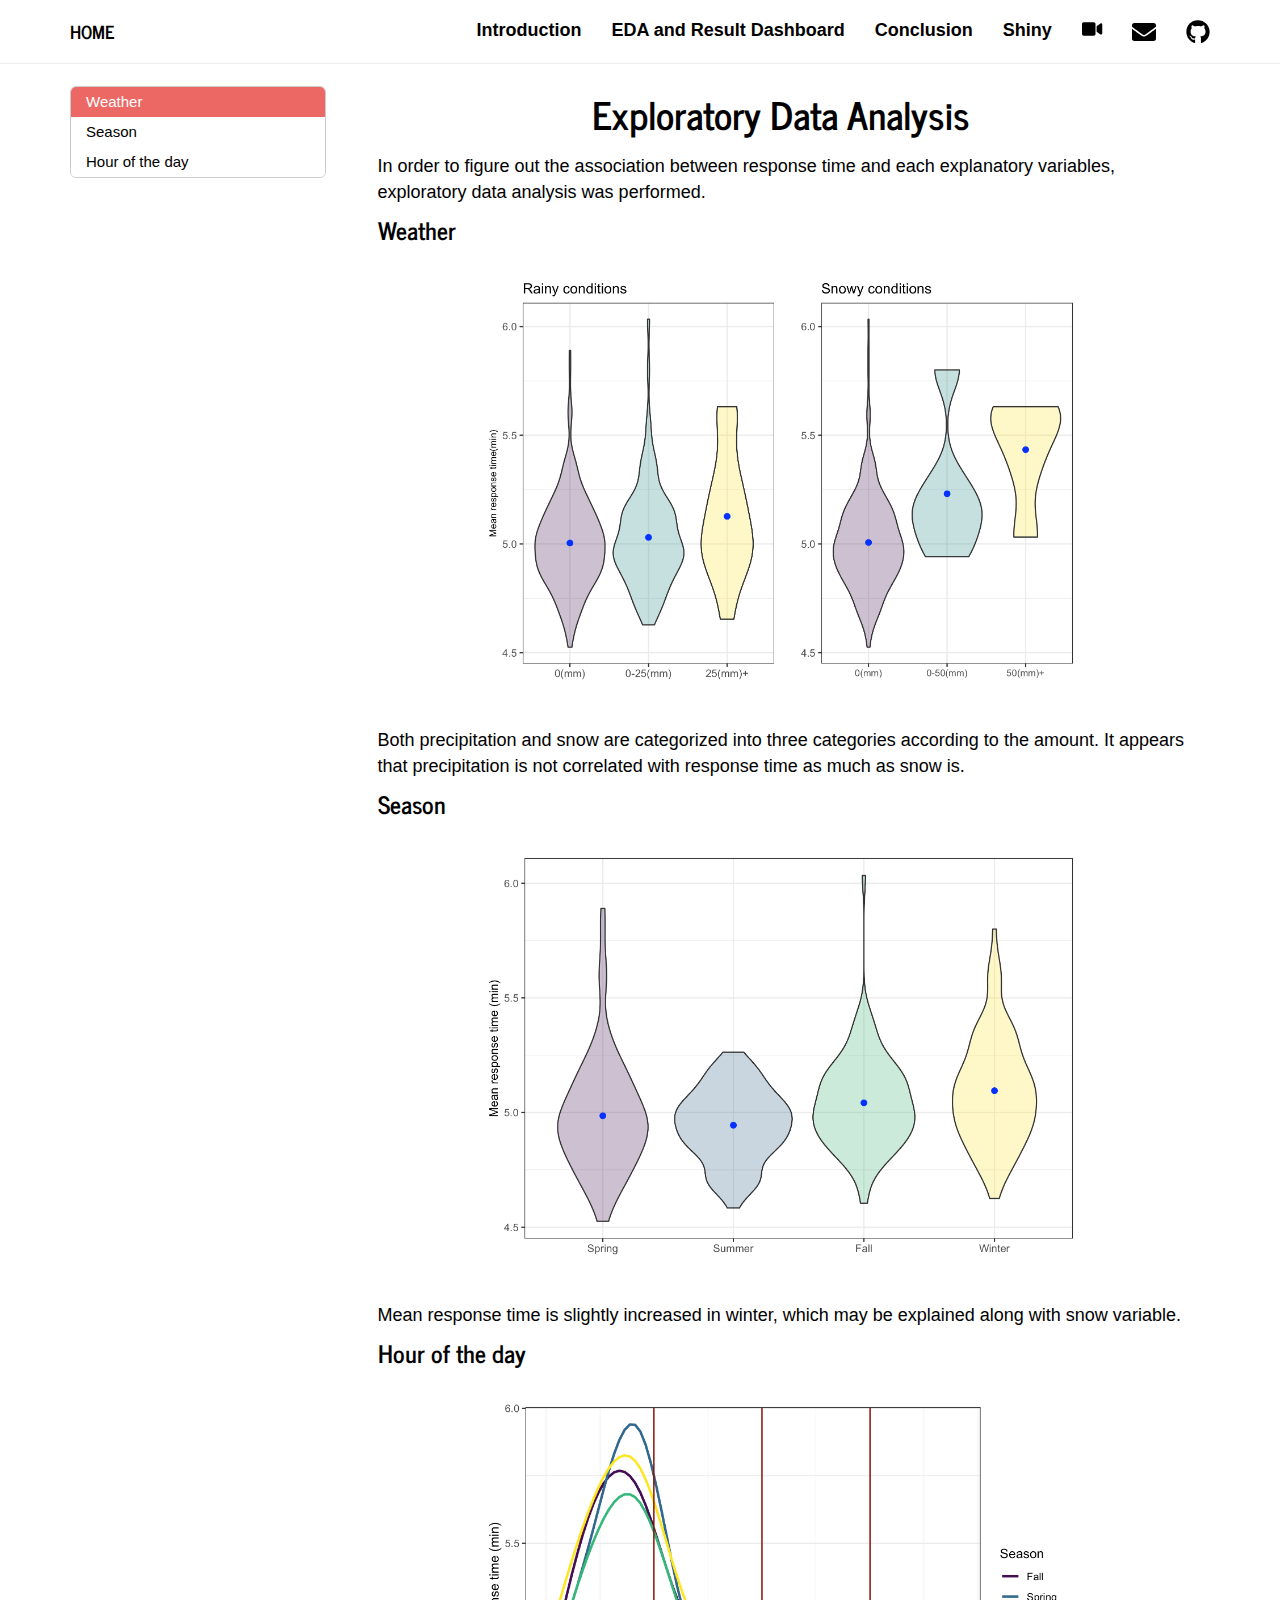
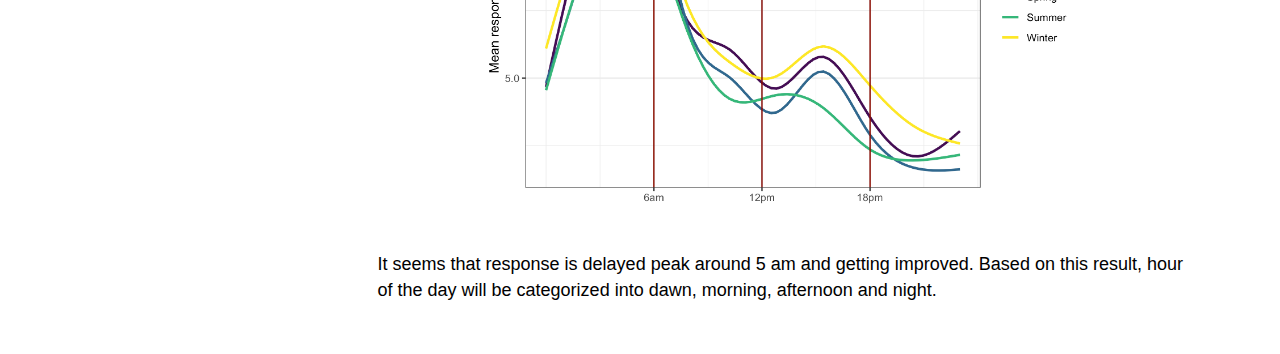
<file: EDA_site.html>
<!DOCTYPE html>

<html xmlns="http://www.w3.org/1999/xhtml">

<head>

<meta charset="utf-8" />
<meta http-equiv="Content-Type" content="text/html; charset=utf-8" />
<meta name="generator" content="pandoc" />




<title>Exploratory Data Analysis</title>

<script src="site_libs/jquery-1.11.3/jquery.min.js"></script>
<meta name="viewport" content="width=device-width, initial-scale=1" />
<link href="site_libs/bootstrap-3.3.5/css/journal.min.css" rel="stylesheet" />
<script src="site_libs/bootstrap-3.3.5/js/bootstrap.min.js"></script>
<script src="site_libs/bootstrap-3.3.5/shim/html5shiv.min.js"></script>
<script src="site_libs/bootstrap-3.3.5/shim/respond.min.js"></script>
<script src="site_libs/jqueryui-1.11.4/jquery-ui.min.js"></script>
<link href="site_libs/tocify-1.9.1/jquery.tocify.css" rel="stylesheet" />
<script src="site_libs/tocify-1.9.1/jquery.tocify.js"></script>
<script src="site_libs/navigation-1.1/tabsets.js"></script>
<link href="site_libs/highlightjs-9.12.0/default.css" rel="stylesheet" />
<script src="site_libs/highlightjs-9.12.0/highlight.js"></script>
<link href="site_libs/font-awesome-5.0.13/css/fa-svg-with-js.css" rel="stylesheet" />
<script src="site_libs/font-awesome-5.0.13/js/fontawesome-all.min.js"></script>
<script src="site_libs/font-awesome-5.0.13/js/fa-v4-shims.min.js"></script>

<style type="text/css">code{white-space: pre;}</style>
<style type="text/css">
  pre:not([class]) {
    background-color: white;
  }
</style>
<script type="text/javascript">
if (window.hljs) {
  hljs.configure({languages: []});
  hljs.initHighlightingOnLoad();
  if (document.readyState && document.readyState === "complete") {
    window.setTimeout(function() { hljs.initHighlighting(); }, 0);
  }
}
</script>



<style type="text/css">
h1 {
  font-size: 34px;
}
h1.title {
  font-size: 38px;
}
h2 {
  font-size: 30px;
}
h3 {
  font-size: 24px;
}
h4 {
  font-size: 18px;
}
h5 {
  font-size: 16px;
}
h6 {
  font-size: 12px;
}
.table th:not([align]) {
  text-align: left;
}
</style>

<link rel="stylesheet" href="style.css" type="text/css" />

</head>

<body>

<style type = "text/css">
.main-container {
  max-width: 940px;
  margin-left: auto;
  margin-right: auto;
}
code {
  color: inherit;
  background-color: rgba(0, 0, 0, 0.04);
}
img {
  max-width:100%;
  height: auto;
}
.tabbed-pane {
  padding-top: 12px;
}
.html-widget {
  margin-bottom: 20px;
}
button.code-folding-btn:focus {
  outline: none;
}
</style>


<style type="text/css">
/* padding for bootstrap navbar */
body {
  padding-top: 61px;
  padding-bottom: 40px;
}
/* offset scroll position for anchor links (for fixed navbar)  */
.section h1 {
  padding-top: 66px;
  margin-top: -66px;
}

.section h2 {
  padding-top: 66px;
  margin-top: -66px;
}
.section h3 {
  padding-top: 66px;
  margin-top: -66px;
}
.section h4 {
  padding-top: 66px;
  margin-top: -66px;
}
.section h5 {
  padding-top: 66px;
  margin-top: -66px;
}
.section h6 {
  padding-top: 66px;
  margin-top: -66px;
}
</style>

<script>
// manage active state of menu based on current page
$(document).ready(function () {
  // active menu anchor
  href = window.location.pathname
  href = href.substr(href.lastIndexOf('/') + 1)
  if (href === "")
    href = "index.html";
  var menuAnchor = $('a[href="' + href + '"]');

  // mark it active
  menuAnchor.parent().addClass('active');

  // if it's got a parent navbar menu mark it active as well
  menuAnchor.closest('li.dropdown').addClass('active');
});
</script>


<div class="container-fluid main-container">

<!-- tabsets -->
<script>
$(document).ready(function () {
  window.buildTabsets("TOC");
});
</script>

<!-- code folding -->




<script>
$(document).ready(function ()  {

    // move toc-ignore selectors from section div to header
    $('div.section.toc-ignore')
        .removeClass('toc-ignore')
        .children('h1,h2,h3,h4,h5').addClass('toc-ignore');

    // establish options
    var options = {
      selectors: "h1,h2,h3",
      theme: "bootstrap3",
      context: '.toc-content',
      hashGenerator: function (text) {
        return text.replace(/[.\\/?&!#<>]/g, '').replace(/\s/g, '_').toLowerCase();
      },
      ignoreSelector: ".toc-ignore",
      scrollTo: 0
    };
    options.showAndHide = true;
    options.smoothScroll = true;

    // tocify
    var toc = $("#TOC").tocify(options).data("toc-tocify");
});
</script>

<style type="text/css">

#TOC {
  margin: 25px 0px 20px 0px;
}
@media (max-width: 768px) {
#TOC {
  position: relative;
  width: 100%;
}
}


.toc-content {
  padding-left: 30px;
  padding-right: 40px;
}

div.main-container {
  max-width: 1200px;
}

div.tocify {
  width: 20%;
  max-width: 260px;
  max-height: 85%;
}

@media (min-width: 768px) and (max-width: 991px) {
  div.tocify {
    width: 25%;
  }
}

@media (max-width: 767px) {
  div.tocify {
    width: 100%;
    max-width: none;
  }
}

.tocify ul, .tocify li {
  line-height: 20px;
}

.tocify-subheader .tocify-item {
  font-size: 0.90em;
  padding-left: 25px;
  text-indent: 0;
}

.tocify .list-group-item {
  border-radius: 0px;
}


</style>

<!-- setup 3col/9col grid for toc_float and main content  -->
<div class="row-fluid">
<div class="col-xs-12 col-sm-4 col-md-3">
<div id="TOC" class="tocify">
</div>
</div>

<div class="toc-content col-xs-12 col-sm-8 col-md-9">




<div class="navbar navbar-default  navbar-fixed-top" role="navigation">
  <div class="container">
    <div class="navbar-header">
      <button type="button" class="navbar-toggle collapsed" data-toggle="collapse" data-target="#navbar">
        <span class="icon-bar"></span>
        <span class="icon-bar"></span>
        <span class="icon-bar"></span>
      </button>
      <a class="navbar-brand" href="index.html">Home</a>
    </div>
    <div id="navbar" class="navbar-collapse collapse">
      <ul class="nav navbar-nav">
        
      </ul>
      <ul class="nav navbar-nav navbar-right">
        <li>
  <a href="Introduction.html">Introduction</a>
</li>
<li>
  <a href="flexdashboard.html">EDA and Result Dashboard</a>
</li>
<li>
  <a href="statistical_analysis_site.html">Conclusion</a>
</li>
<li>
  <a href="https://apoorvasrinivasan.shinyapps.io/P8105_shiny/">Shiny</a>
</li>
<li>
  <a href="https://youtu.be/4CKRTB88DzA">
    <span class="fa fa-video-camera"></span>
     
  </a>
</li>
<li>
  <a href="mailto:&lt;abhishek.ajay@columbia.edu&gt;">
    <span class="fa fa-envelope fa-lg"></span>
     
  </a>
</li>
<li>
  <a href="https://github.com/dewyork/P8105_final_project">
    <span class="fa fa-github fa-lg"></span>
     
  </a>
</li>
      </ul>
    </div><!--/.nav-collapse -->
  </div><!--/.container -->
</div><!--/.navbar -->

<div class="fluid-row" id="header">



<h1 class="title toc-ignore">Exploratory Data Analysis</h1>

</div>


<p>In order to figure out the association between response time and each explanatory variables, exploratory data analysis was performed.</p>
<div id="weather" class="section level3">
<h3>Weather</h3>
<img src="prcp_snow.png" style="width:75%" class = "center">
</center>
<p>Both precipitation and snow are categorized into three categories according to the amount. It appears that precipitation is not correlated with response time as much as snow is.</p>
</div>
<div id="season" class="section level3">
<h3>Season</h3>
<img src="season.png" style="width:75%" "height: auto" class = "center">
</center>
<p>Mean response time is slightly increased in winter, which may be explained along with snow variable.</p>
</div>
<div id="hour-of-the-day" class="section level3">
<h3>Hour of the day</h3>
<img src="hour.png" style="width:75%" "height: auto" class = "center">
</center>
<p>It seems that response is delayed peak around 5 am and getting improved. Based on this result, hour of the day will be categorized into dawn, morning, afternoon and night.</p>
</div>



</div>
</div>

</div>

<script>

// add bootstrap table styles to pandoc tables
function bootstrapStylePandocTables() {
  $('tr.header').parent('thead').parent('table').addClass('table table-condensed');
}
$(document).ready(function () {
  bootstrapStylePandocTables();
});


</script>

<!-- dynamically load mathjax for compatibility with self-contained -->
<script>
  (function () {
    var script = document.createElement("script");
    script.type = "text/javascript";
    script.src  = "https://mathjax.rstudio.com/latest/MathJax.js?config=TeX-AMS-MML_HTMLorMML";
    document.getElementsByTagName("head")[0].appendChild(script);
  })();
</script>

</body>
</html>
</file>
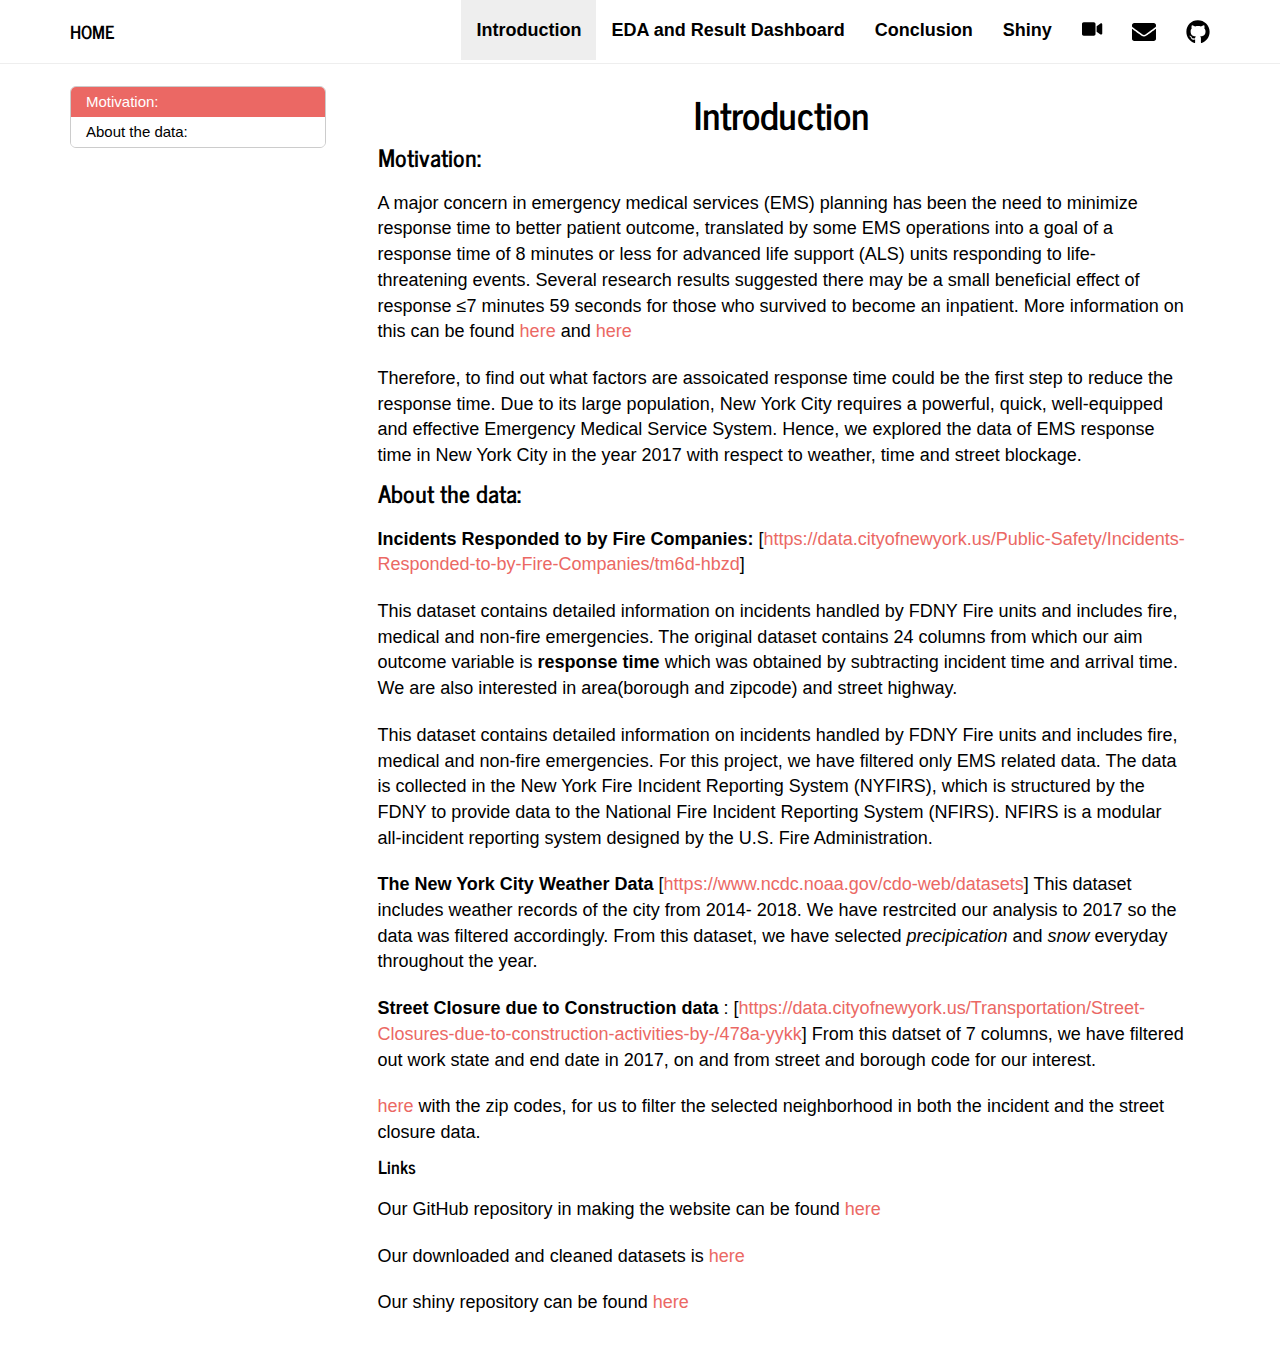
<file: Introduction.html>
<!DOCTYPE html>

<html xmlns="http://www.w3.org/1999/xhtml">

<head>

<meta charset="utf-8" />
<meta http-equiv="Content-Type" content="text/html; charset=utf-8" />
<meta name="generator" content="pandoc" />




<title>Introduction</title>

<script src="site_libs/jquery-1.11.3/jquery.min.js"></script>
<meta name="viewport" content="width=device-width, initial-scale=1" />
<link href="site_libs/bootstrap-3.3.5/css/journal.min.css" rel="stylesheet" />
<script src="site_libs/bootstrap-3.3.5/js/bootstrap.min.js"></script>
<script src="site_libs/bootstrap-3.3.5/shim/html5shiv.min.js"></script>
<script src="site_libs/bootstrap-3.3.5/shim/respond.min.js"></script>
<script src="site_libs/jqueryui-1.11.4/jquery-ui.min.js"></script>
<link href="site_libs/tocify-1.9.1/jquery.tocify.css" rel="stylesheet" />
<script src="site_libs/tocify-1.9.1/jquery.tocify.js"></script>
<script src="site_libs/navigation-1.1/tabsets.js"></script>
<link href="site_libs/highlightjs-9.12.0/default.css" rel="stylesheet" />
<script src="site_libs/highlightjs-9.12.0/highlight.js"></script>
<link href="site_libs/font-awesome-5.0.13/css/fa-svg-with-js.css" rel="stylesheet" />
<script src="site_libs/font-awesome-5.0.13/js/fontawesome-all.min.js"></script>
<script src="site_libs/font-awesome-5.0.13/js/fa-v4-shims.min.js"></script>

<style type="text/css">code{white-space: pre;}</style>
<style type="text/css">
  pre:not([class]) {
    background-color: white;
  }
</style>
<script type="text/javascript">
if (window.hljs) {
  hljs.configure({languages: []});
  hljs.initHighlightingOnLoad();
  if (document.readyState && document.readyState === "complete") {
    window.setTimeout(function() { hljs.initHighlighting(); }, 0);
  }
}
</script>



<style type="text/css">
h1 {
  font-size: 34px;
}
h1.title {
  font-size: 38px;
}
h2 {
  font-size: 30px;
}
h3 {
  font-size: 24px;
}
h4 {
  font-size: 18px;
}
h5 {
  font-size: 16px;
}
h6 {
  font-size: 12px;
}
.table th:not([align]) {
  text-align: left;
}
</style>

<link rel="stylesheet" href="style.css" type="text/css" />

</head>

<body>

<style type = "text/css">
.main-container {
  max-width: 940px;
  margin-left: auto;
  margin-right: auto;
}
code {
  color: inherit;
  background-color: rgba(0, 0, 0, 0.04);
}
img {
  max-width:100%;
  height: auto;
}
.tabbed-pane {
  padding-top: 12px;
}
.html-widget {
  margin-bottom: 20px;
}
button.code-folding-btn:focus {
  outline: none;
}
</style>


<style type="text/css">
/* padding for bootstrap navbar */
body {
  padding-top: 61px;
  padding-bottom: 40px;
}
/* offset scroll position for anchor links (for fixed navbar)  */
.section h1 {
  padding-top: 66px;
  margin-top: -66px;
}

.section h2 {
  padding-top: 66px;
  margin-top: -66px;
}
.section h3 {
  padding-top: 66px;
  margin-top: -66px;
}
.section h4 {
  padding-top: 66px;
  margin-top: -66px;
}
.section h5 {
  padding-top: 66px;
  margin-top: -66px;
}
.section h6 {
  padding-top: 66px;
  margin-top: -66px;
}
</style>

<script>
// manage active state of menu based on current page
$(document).ready(function () {
  // active menu anchor
  href = window.location.pathname
  href = href.substr(href.lastIndexOf('/') + 1)
  if (href === "")
    href = "index.html";
  var menuAnchor = $('a[href="' + href + '"]');

  // mark it active
  menuAnchor.parent().addClass('active');

  // if it's got a parent navbar menu mark it active as well
  menuAnchor.closest('li.dropdown').addClass('active');
});
</script>


<div class="container-fluid main-container">

<!-- tabsets -->
<script>
$(document).ready(function () {
  window.buildTabsets("TOC");
});
</script>

<!-- code folding -->




<script>
$(document).ready(function ()  {

    // move toc-ignore selectors from section div to header
    $('div.section.toc-ignore')
        .removeClass('toc-ignore')
        .children('h1,h2,h3,h4,h5').addClass('toc-ignore');

    // establish options
    var options = {
      selectors: "h1,h2,h3",
      theme: "bootstrap3",
      context: '.toc-content',
      hashGenerator: function (text) {
        return text.replace(/[.\\/?&!#<>]/g, '').replace(/\s/g, '_').toLowerCase();
      },
      ignoreSelector: ".toc-ignore",
      scrollTo: 0
    };
    options.showAndHide = true;
    options.smoothScroll = true;

    // tocify
    var toc = $("#TOC").tocify(options).data("toc-tocify");
});
</script>

<style type="text/css">

#TOC {
  margin: 25px 0px 20px 0px;
}
@media (max-width: 768px) {
#TOC {
  position: relative;
  width: 100%;
}
}


.toc-content {
  padding-left: 30px;
  padding-right: 40px;
}

div.main-container {
  max-width: 1200px;
}

div.tocify {
  width: 20%;
  max-width: 260px;
  max-height: 85%;
}

@media (min-width: 768px) and (max-width: 991px) {
  div.tocify {
    width: 25%;
  }
}

@media (max-width: 767px) {
  div.tocify {
    width: 100%;
    max-width: none;
  }
}

.tocify ul, .tocify li {
  line-height: 20px;
}

.tocify-subheader .tocify-item {
  font-size: 0.90em;
  padding-left: 25px;
  text-indent: 0;
}

.tocify .list-group-item {
  border-radius: 0px;
}


</style>

<!-- setup 3col/9col grid for toc_float and main content  -->
<div class="row-fluid">
<div class="col-xs-12 col-sm-4 col-md-3">
<div id="TOC" class="tocify">
</div>
</div>

<div class="toc-content col-xs-12 col-sm-8 col-md-9">




<div class="navbar navbar-default  navbar-fixed-top" role="navigation">
  <div class="container">
    <div class="navbar-header">
      <button type="button" class="navbar-toggle collapsed" data-toggle="collapse" data-target="#navbar">
        <span class="icon-bar"></span>
        <span class="icon-bar"></span>
        <span class="icon-bar"></span>
      </button>
      <a class="navbar-brand" href="index.html">Home</a>
    </div>
    <div id="navbar" class="navbar-collapse collapse">
      <ul class="nav navbar-nav">
        
      </ul>
      <ul class="nav navbar-nav navbar-right">
        <li>
  <a href="Introduction.html">Introduction</a>
</li>
<li>
  <a href="flexdashboard.html">EDA and Result Dashboard</a>
</li>
<li>
  <a href="statistical_analysis_site.html">Conclusion</a>
</li>
<li>
  <a href="https://apoorvasrinivasan.shinyapps.io/P8105_shiny/">Shiny</a>
</li>
<li>
  <a href="https://www.youtube.com/watch?v=G76tfg8Gkc4">
    <span class="fa fa-video-camera"></span>
     
  </a>
</li>
<li>
  <a href="mailto:&lt;abhishek.ajay@columbia.edu&gt;">
    <span class="fa fa-envelope fa-lg"></span>
     
  </a>
</li>
<li>
  <a href="https://github.com/dewyork/P8105_final_project">
    <span class="fa fa-github fa-lg"></span>
     
  </a>
</li>
      </ul>
    </div><!--/.nav-collapse -->
  </div><!--/.container -->
</div><!--/.navbar -->

<div class="fluid-row" id="header">



<h1 class="title toc-ignore">Introduction</h1>

</div>


<div id="motivation" class="section level3">
<h3>Motivation:</h3>
<p>A major concern in emergency medical services (EMS) planning has been the need to minimize response time to better patient outcome, translated by some EMS operations into a goal of a response time of 8 minutes or less for advanced life support (ALS) units responding to life-threatening events. Several research results suggested there may be a small beneficial effect of response ≤7 minutes 59 seconds for those who survived to become an inpatient. More information on this can be found <a href="https://www.ncbi.nlm.nih.gov/pubmed/11927452">here</a> and <a href="https://www.ncbi.nlm.nih.gov/pubmed/22026820">here</a></p>
<p>Therefore, to find out what factors are assoicated response time could be the first step to reduce the response time. Due to its large population, New York City requires a powerful, quick, well-equipped and effective Emergency Medical Service System. Hence, we explored the data of EMS response time in New York City in the year 2017 with respect to weather, time and street blockage.</p>
</div>
<div id="about-the-data" class="section level3">
<h3>About the data:</h3>
<p><strong>Incidents Responded to by Fire Companies:</strong> [<a href="https://data.cityofnewyork.us/Public-Safety/Incidents-Responded-to-by-Fire-Companies/tm6d-hbzd" class="uri">https://data.cityofnewyork.us/Public-Safety/Incidents-Responded-to-by-Fire-Companies/tm6d-hbzd</a>]</p>
<p>This dataset contains detailed information on incidents handled by FDNY Fire units and includes fire, medical and non-fire emergencies. The original dataset contains 24 columns from which our aim outcome variable is <strong>response time</strong> which was obtained by subtracting incident time and arrival time. We are also interested in area(borough and zipcode) and street highway.</p>
<p>This dataset contains detailed information on incidents handled by FDNY Fire units and includes fire, medical and non-fire emergencies. For this project, we have filtered only EMS related data. The data is collected in the New York Fire Incident Reporting System (NYFIRS), which is structured by the FDNY to provide data to the National Fire Incident Reporting System (NFIRS). NFIRS is a modular all-incident reporting system designed by the U.S. Fire Administration.</p>
<p><strong>The New York City Weather Data</strong> [<a href="https://www.ncdc.noaa.gov/cdo-web/datasets" class="uri">https://www.ncdc.noaa.gov/cdo-web/datasets</a>] This dataset includes weather records of the city from 2014- 2018. We have restrcited our analysis to 2017 so the data was filtered accordingly. From this dataset, we have selected <em>precipication</em> and <em>snow</em> everyday throughout the year.</p>
<p><strong>Street Closure due to Construction data</strong> : [<a href="https://data.cityofnewyork.us/Transportation/Street-Closures-due-to-construction-activities-by-/478a-yykk" class="uri">https://data.cityofnewyork.us/Transportation/Street-Closures-due-to-construction-activities-by-/478a-yykk</a>] From this datset of 7 columns, we have filtered out work state and end date in 2017, on and from street and borough code for our interest.</p>
<p><a href="https://www.health.ny.gov/statistics/cancer/registry/appendix/neighborhoods.htm?fbclid=IwAR3N4VlKC1OehRZyEuDYPEAE7AFAEXXIRC11seIBKxA-0fd3g4hL0QvnV20">here</a> with the zip codes, for us to filter the selected neighborhood in both the incident and the street closure data.</p>
<div id="links" class="section level4">
<h4>Links</h4>
<p>Our GitHub repository in making the website can be found <a href="https://github.com/abhishekajay1718/p8105_final_project_site">here</a></p>
<p>Our downloaded and cleaned datasets is <a href="https://drive.google.com/drive/folders/1DwGsoY1scfraw-F_lV9G2h-G1GNp-7Qt?fbclid=IwAR24Igc9Pm4NqLWv1PPV39vIHxenhCB5SoYsL0LcdKAgm4TAjIe_W5fZs_M">here</a></p>
<p>Our shiny repository can be found <a href="https://github.com/apoorvasrinivasan26/p8105_shiny">here</a></p>
</div>
</div>



</div>
</div>

</div>

<script>

// add bootstrap table styles to pandoc tables
function bootstrapStylePandocTables() {
  $('tr.header').parent('thead').parent('table').addClass('table table-condensed');
}
$(document).ready(function () {
  bootstrapStylePandocTables();
});


</script>

<!-- dynamically load mathjax for compatibility with self-contained -->
<script>
  (function () {
    var script = document.createElement("script");
    script.type = "text/javascript";
    script.src  = "https://mathjax.rstudio.com/latest/MathJax.js?config=TeX-AMS-MML_HTMLorMML";
    document.getElementsByTagName("head")[0].appendChild(script);
  })();
</script>

</body>
</html>
</file>
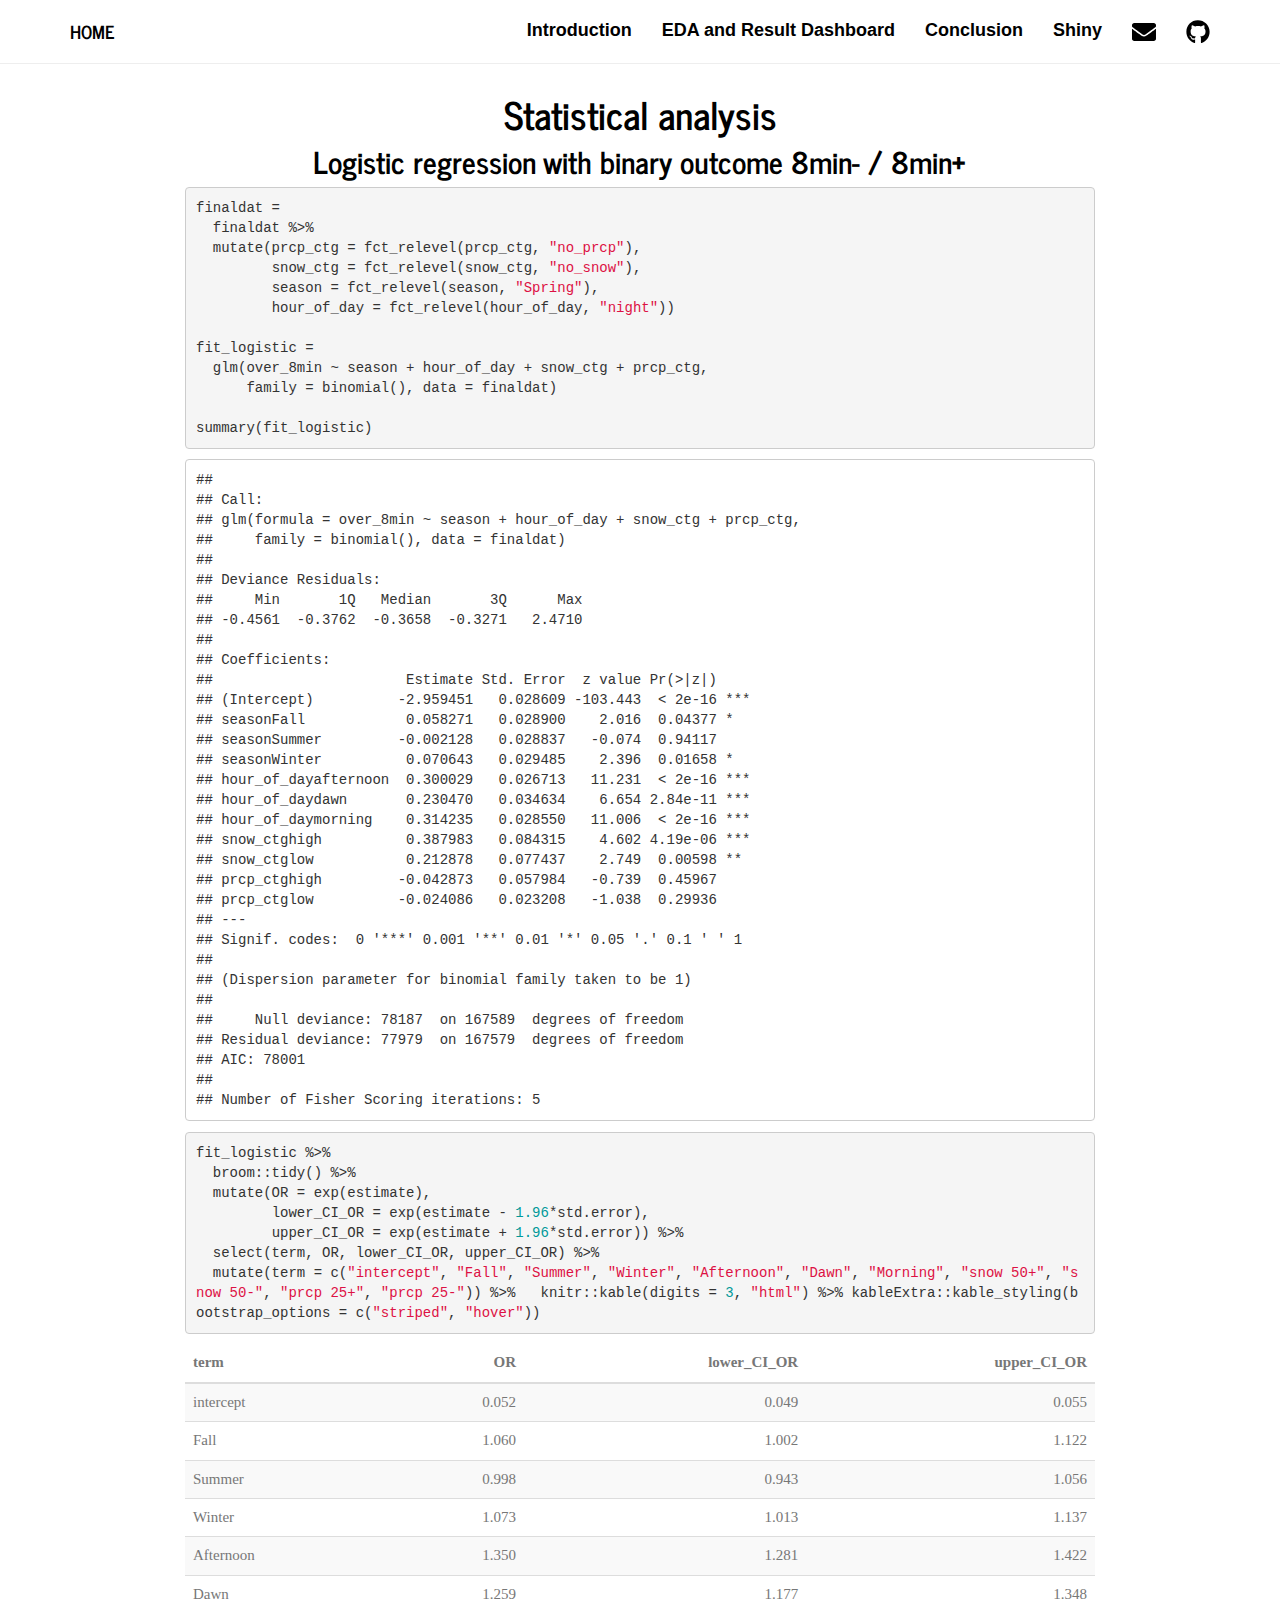
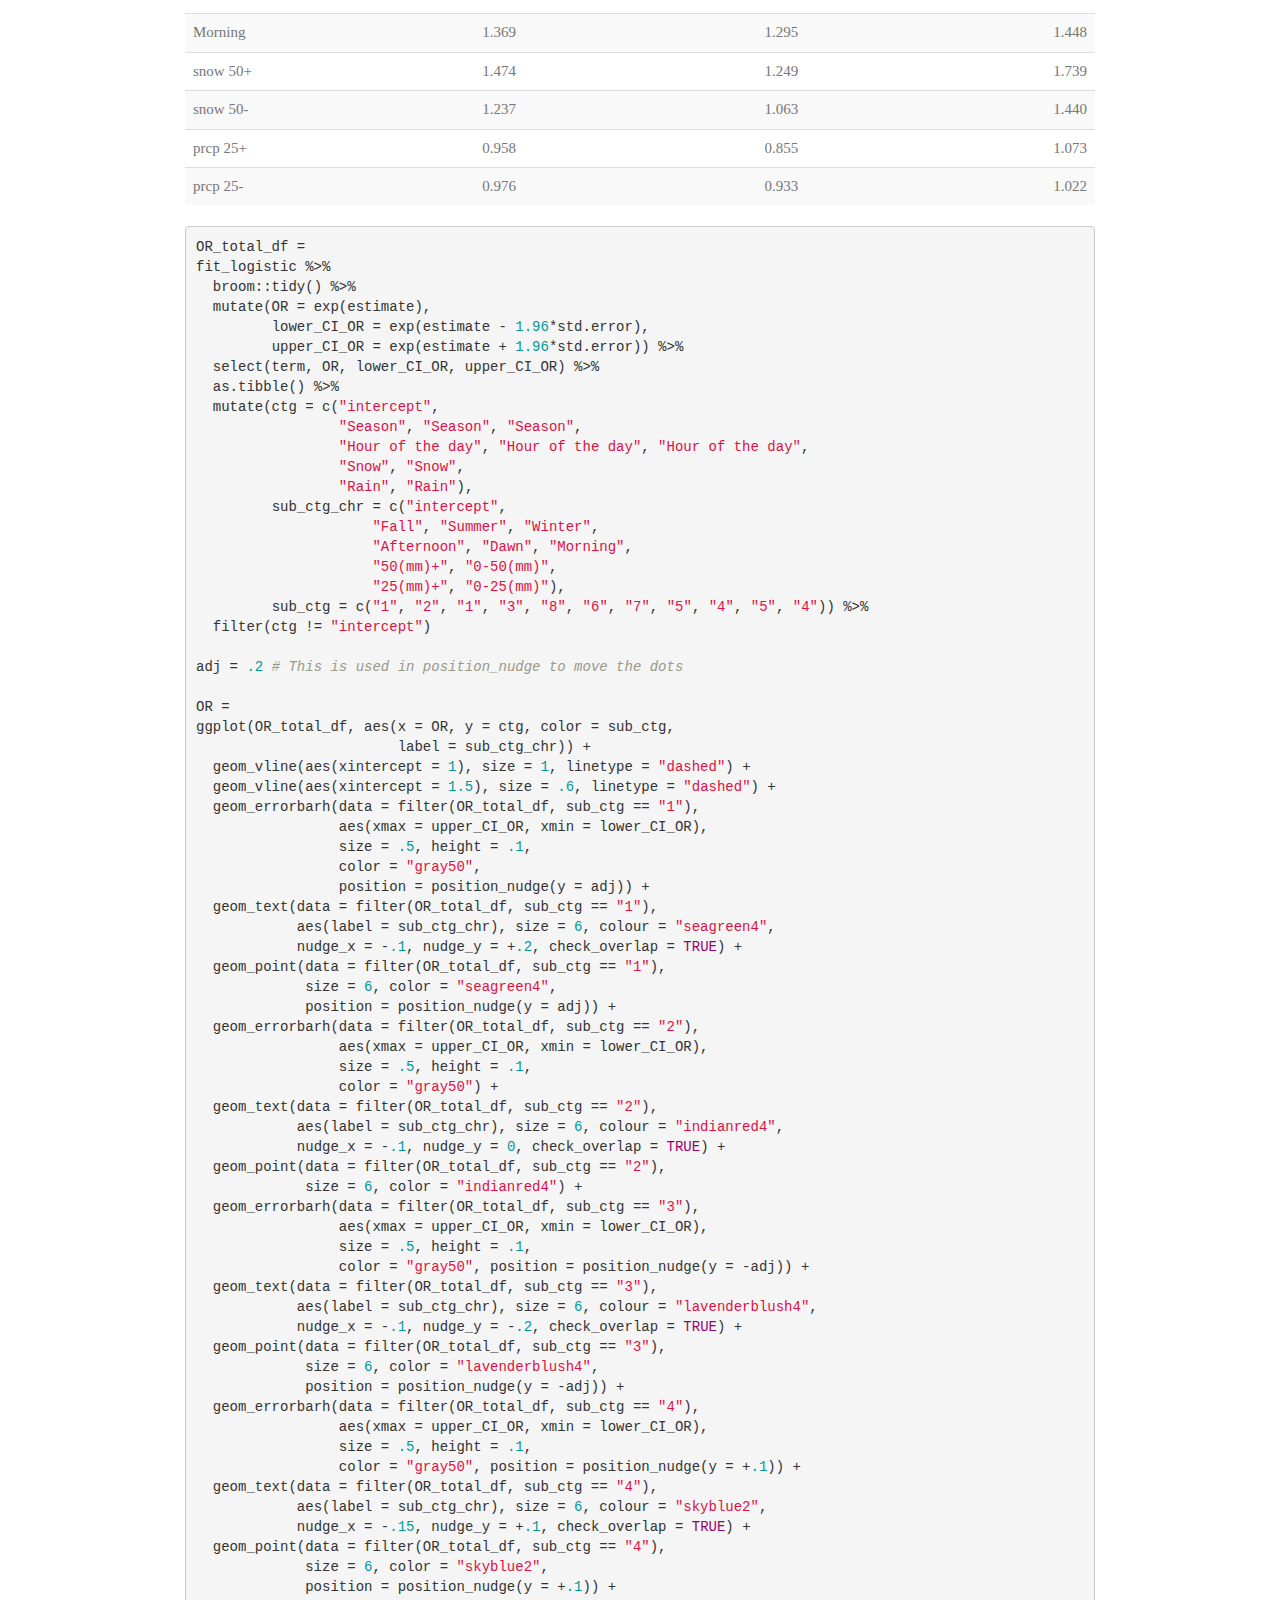
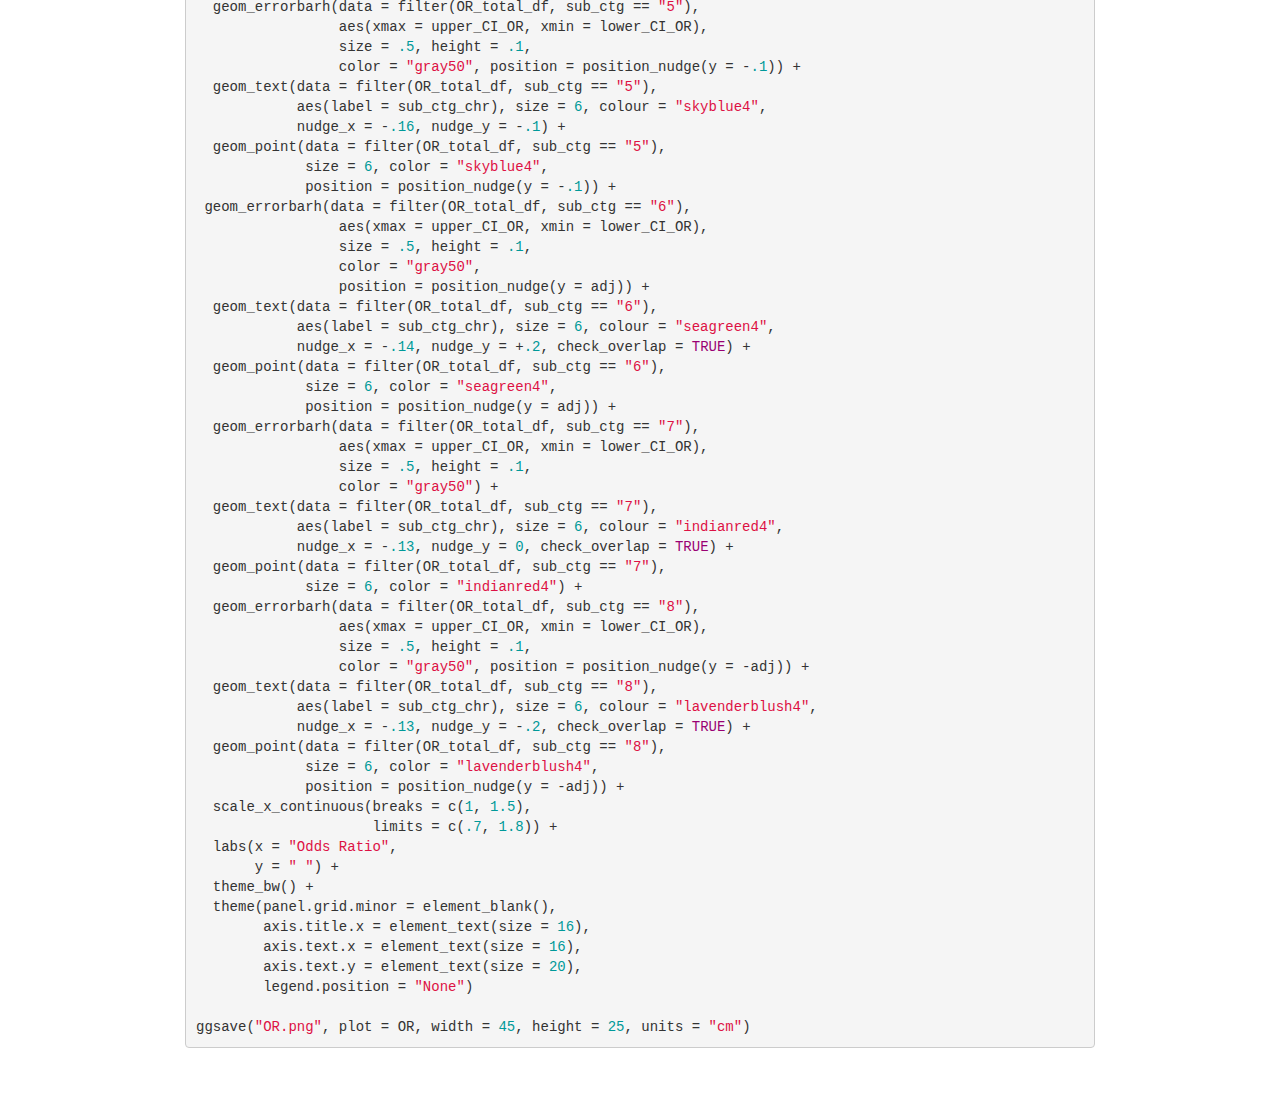
<file: statistical_analysis.html>
<!DOCTYPE html>

<html xmlns="http://www.w3.org/1999/xhtml">

<head>

<meta charset="utf-8" />
<meta http-equiv="Content-Type" content="text/html; charset=utf-8" />
<meta name="generator" content="pandoc" />




<title>Statistical analysis</title>

<script src="site_libs/jquery-1.11.3/jquery.min.js"></script>
<meta name="viewport" content="width=device-width, initial-scale=1" />
<link href="site_libs/bootstrap-3.3.5/css/journal.min.css" rel="stylesheet" />
<script src="site_libs/bootstrap-3.3.5/js/bootstrap.min.js"></script>
<script src="site_libs/bootstrap-3.3.5/shim/html5shiv.min.js"></script>
<script src="site_libs/bootstrap-3.3.5/shim/respond.min.js"></script>
<script src="site_libs/navigation-1.1/tabsets.js"></script>
<link href="site_libs/highlightjs-9.12.0/default.css" rel="stylesheet" />
<script src="site_libs/highlightjs-9.12.0/highlight.js"></script>
<script src="site_libs/kePrint-0.0.1/kePrint.js"></script>
<link href="site_libs/font-awesome-5.0.13/css/fa-svg-with-js.css" rel="stylesheet" />
<script src="site_libs/font-awesome-5.0.13/js/fontawesome-all.min.js"></script>
<script src="site_libs/font-awesome-5.0.13/js/fa-v4-shims.min.js"></script>

<style type="text/css">code{white-space: pre;}</style>
<style type="text/css">
  pre:not([class]) {
    background-color: white;
  }
</style>
<script type="text/javascript">
if (window.hljs) {
  hljs.configure({languages: []});
  hljs.initHighlightingOnLoad();
  if (document.readyState && document.readyState === "complete") {
    window.setTimeout(function() { hljs.initHighlighting(); }, 0);
  }
}
</script>



<style type="text/css">
h1 {
  font-size: 34px;
}
h1.title {
  font-size: 38px;
}
h2 {
  font-size: 30px;
}
h3 {
  font-size: 24px;
}
h4 {
  font-size: 18px;
}
h5 {
  font-size: 16px;
}
h6 {
  font-size: 12px;
}
.table th:not([align]) {
  text-align: left;
}
</style>

<link rel="stylesheet" href="style.css" type="text/css" />

</head>

<body>

<style type = "text/css">
.main-container {
  max-width: 940px;
  margin-left: auto;
  margin-right: auto;
}
code {
  color: inherit;
  background-color: rgba(0, 0, 0, 0.04);
}
img {
  max-width:100%;
  height: auto;
}
.tabbed-pane {
  padding-top: 12px;
}
.html-widget {
  margin-bottom: 20px;
}
button.code-folding-btn:focus {
  outline: none;
}
</style>


<style type="text/css">
/* padding for bootstrap navbar */
body {
  padding-top: 61px;
  padding-bottom: 40px;
}
/* offset scroll position for anchor links (for fixed navbar)  */
.section h1 {
  padding-top: 66px;
  margin-top: -66px;
}

.section h2 {
  padding-top: 66px;
  margin-top: -66px;
}
.section h3 {
  padding-top: 66px;
  margin-top: -66px;
}
.section h4 {
  padding-top: 66px;
  margin-top: -66px;
}
.section h5 {
  padding-top: 66px;
  margin-top: -66px;
}
.section h6 {
  padding-top: 66px;
  margin-top: -66px;
}
</style>

<script>
// manage active state of menu based on current page
$(document).ready(function () {
  // active menu anchor
  href = window.location.pathname
  href = href.substr(href.lastIndexOf('/') + 1)
  if (href === "")
    href = "index.html";
  var menuAnchor = $('a[href="' + href + '"]');

  // mark it active
  menuAnchor.parent().addClass('active');

  // if it's got a parent navbar menu mark it active as well
  menuAnchor.closest('li.dropdown').addClass('active');
});
</script>


<div class="container-fluid main-container">

<!-- tabsets -->
<script>
$(document).ready(function () {
  window.buildTabsets("TOC");
});
</script>

<!-- code folding -->






<div class="navbar navbar-default  navbar-fixed-top" role="navigation">
  <div class="container">
    <div class="navbar-header">
      <button type="button" class="navbar-toggle collapsed" data-toggle="collapse" data-target="#navbar">
        <span class="icon-bar"></span>
        <span class="icon-bar"></span>
        <span class="icon-bar"></span>
      </button>
      <a class="navbar-brand" href="index.html">Home</a>
    </div>
    <div id="navbar" class="navbar-collapse collapse">
      <ul class="nav navbar-nav">
        
      </ul>
      <ul class="nav navbar-nav navbar-right">
        <li>
  <a href="Introduction.html">Introduction</a>
</li>
<li>
  <a href="flexdashboard.html">EDA and Result Dashboard</a>
</li>
<li>
  <a href="statistical_analysis_site.html">Conclusion</a>
</li>
<li>
  <a href="https://apoorvasrinivasan.shinyapps.io/P8105_shiny/">Shiny</a>
</li>
<li>
  <a href="mailto:&lt;abhishek.ajay@columbia.edu&gt;">
    <span class="fa fa-envelope fa-lg"></span>
     
  </a>
</li>
<li>
  <a href="https://github.com/dewyork/P8105_final_project">
    <span class="fa fa-github fa-lg"></span>
     
  </a>
</li>
      </ul>
    </div><!--/.nav-collapse -->
  </div><!--/.container -->
</div><!--/.navbar -->

<div class="fluid-row" id="header">



<h1 class="title toc-ignore">Statistical analysis</h1>

</div>


<div id="logistic-regression-with-binary-outcome-8min--8min" class="section level2">
<h2>Logistic regression with binary outcome 8min- / 8min+</h2>
<pre class="r"><code>finaldat = 
  finaldat %&gt;% 
  mutate(prcp_ctg = fct_relevel(prcp_ctg, &quot;no_prcp&quot;),
         snow_ctg = fct_relevel(snow_ctg, &quot;no_snow&quot;),
         season = fct_relevel(season, &quot;Spring&quot;),
         hour_of_day = fct_relevel(hour_of_day, &quot;night&quot;))

fit_logistic =
  glm(over_8min ~ season + hour_of_day + snow_ctg + prcp_ctg, 
      family = binomial(), data = finaldat)

summary(fit_logistic)</code></pre>
<pre><code>## 
## Call:
## glm(formula = over_8min ~ season + hour_of_day + snow_ctg + prcp_ctg, 
##     family = binomial(), data = finaldat)
## 
## Deviance Residuals: 
##     Min       1Q   Median       3Q      Max  
## -0.4561  -0.3762  -0.3658  -0.3271   2.4710  
## 
## Coefficients:
##                       Estimate Std. Error  z value Pr(&gt;|z|)    
## (Intercept)          -2.959451   0.028609 -103.443  &lt; 2e-16 ***
## seasonFall            0.058271   0.028900    2.016  0.04377 *  
## seasonSummer         -0.002128   0.028837   -0.074  0.94117    
## seasonWinter          0.070643   0.029485    2.396  0.01658 *  
## hour_of_dayafternoon  0.300029   0.026713   11.231  &lt; 2e-16 ***
## hour_of_daydawn       0.230470   0.034634    6.654 2.84e-11 ***
## hour_of_daymorning    0.314235   0.028550   11.006  &lt; 2e-16 ***
## snow_ctghigh          0.387983   0.084315    4.602 4.19e-06 ***
## snow_ctglow           0.212878   0.077437    2.749  0.00598 ** 
## prcp_ctghigh         -0.042873   0.057984   -0.739  0.45967    
## prcp_ctglow          -0.024086   0.023208   -1.038  0.29936    
## ---
## Signif. codes:  0 &#39;***&#39; 0.001 &#39;**&#39; 0.01 &#39;*&#39; 0.05 &#39;.&#39; 0.1 &#39; &#39; 1
## 
## (Dispersion parameter for binomial family taken to be 1)
## 
##     Null deviance: 78187  on 167589  degrees of freedom
## Residual deviance: 77979  on 167579  degrees of freedom
## AIC: 78001
## 
## Number of Fisher Scoring iterations: 5</code></pre>
<pre class="r"><code>fit_logistic %&gt;% 
  broom::tidy() %&gt;% 
  mutate(OR = exp(estimate),
         lower_CI_OR = exp(estimate - 1.96*std.error),
         upper_CI_OR = exp(estimate + 1.96*std.error)) %&gt;% 
  select(term, OR, lower_CI_OR, upper_CI_OR) %&gt;% 
  mutate(term = c(&quot;intercept&quot;, &quot;Fall&quot;, &quot;Summer&quot;, &quot;Winter&quot;, &quot;Afternoon&quot;, &quot;Dawn&quot;, &quot;Morning&quot;, &quot;snow 50+&quot;, &quot;snow 50-&quot;, &quot;prcp 25+&quot;, &quot;prcp 25-&quot;)) %&gt;%   knitr::kable(digits = 3, &quot;html&quot;) %&gt;% kableExtra::kable_styling(bootstrap_options = c(&quot;striped&quot;, &quot;hover&quot;))</code></pre>
<table class="table table-striped table-hover" style="margin-left: auto; margin-right: auto;">
<thead>
<tr>
<th style="text-align:left;">
term
</th>
<th style="text-align:right;">
OR
</th>
<th style="text-align:right;">
lower_CI_OR
</th>
<th style="text-align:right;">
upper_CI_OR
</th>
</tr>
</thead>
<tbody>
<tr>
<td style="text-align:left;">
intercept
</td>
<td style="text-align:right;">
0.052
</td>
<td style="text-align:right;">
0.049
</td>
<td style="text-align:right;">
0.055
</td>
</tr>
<tr>
<td style="text-align:left;">
Fall
</td>
<td style="text-align:right;">
1.060
</td>
<td style="text-align:right;">
1.002
</td>
<td style="text-align:right;">
1.122
</td>
</tr>
<tr>
<td style="text-align:left;">
Summer
</td>
<td style="text-align:right;">
0.998
</td>
<td style="text-align:right;">
0.943
</td>
<td style="text-align:right;">
1.056
</td>
</tr>
<tr>
<td style="text-align:left;">
Winter
</td>
<td style="text-align:right;">
1.073
</td>
<td style="text-align:right;">
1.013
</td>
<td style="text-align:right;">
1.137
</td>
</tr>
<tr>
<td style="text-align:left;">
Afternoon
</td>
<td style="text-align:right;">
1.350
</td>
<td style="text-align:right;">
1.281
</td>
<td style="text-align:right;">
1.422
</td>
</tr>
<tr>
<td style="text-align:left;">
Dawn
</td>
<td style="text-align:right;">
1.259
</td>
<td style="text-align:right;">
1.177
</td>
<td style="text-align:right;">
1.348
</td>
</tr>
<tr>
<td style="text-align:left;">
Morning
</td>
<td style="text-align:right;">
1.369
</td>
<td style="text-align:right;">
1.295
</td>
<td style="text-align:right;">
1.448
</td>
</tr>
<tr>
<td style="text-align:left;">
snow 50+
</td>
<td style="text-align:right;">
1.474
</td>
<td style="text-align:right;">
1.249
</td>
<td style="text-align:right;">
1.739
</td>
</tr>
<tr>
<td style="text-align:left;">
snow 50-
</td>
<td style="text-align:right;">
1.237
</td>
<td style="text-align:right;">
1.063
</td>
<td style="text-align:right;">
1.440
</td>
</tr>
<tr>
<td style="text-align:left;">
prcp 25+
</td>
<td style="text-align:right;">
0.958
</td>
<td style="text-align:right;">
0.855
</td>
<td style="text-align:right;">
1.073
</td>
</tr>
<tr>
<td style="text-align:left;">
prcp 25-
</td>
<td style="text-align:right;">
0.976
</td>
<td style="text-align:right;">
0.933
</td>
<td style="text-align:right;">
1.022
</td>
</tr>
</tbody>
</table>
<pre class="r"><code>OR_total_df = 
fit_logistic %&gt;% 
  broom::tidy() %&gt;% 
  mutate(OR = exp(estimate),
         lower_CI_OR = exp(estimate - 1.96*std.error),
         upper_CI_OR = exp(estimate + 1.96*std.error)) %&gt;% 
  select(term, OR, lower_CI_OR, upper_CI_OR) %&gt;%
  as.tibble() %&gt;% 
  mutate(ctg = c(&quot;intercept&quot;, 
                 &quot;Season&quot;, &quot;Season&quot;, &quot;Season&quot;, 
                 &quot;Hour of the day&quot;, &quot;Hour of the day&quot;, &quot;Hour of the day&quot;,
                 &quot;Snow&quot;, &quot;Snow&quot;,
                 &quot;Rain&quot;, &quot;Rain&quot;),
         sub_ctg_chr = c(&quot;intercept&quot;,
                     &quot;Fall&quot;, &quot;Summer&quot;, &quot;Winter&quot;,
                     &quot;Afternoon&quot;, &quot;Dawn&quot;, &quot;Morning&quot;,
                     &quot;50(mm)+&quot;, &quot;0-50(mm)&quot;,
                     &quot;25(mm)+&quot;, &quot;0-25(mm)&quot;),
         sub_ctg = c(&quot;1&quot;, &quot;2&quot;, &quot;1&quot;, &quot;3&quot;, &quot;8&quot;, &quot;6&quot;, &quot;7&quot;, &quot;5&quot;, &quot;4&quot;, &quot;5&quot;, &quot;4&quot;)) %&gt;%   
  filter(ctg != &quot;intercept&quot;)  

adj = .2 # This is used in position_nudge to move the dots

OR =
ggplot(OR_total_df, aes(x = OR, y = ctg, color = sub_ctg, 
                        label = sub_ctg_chr)) +
  geom_vline(aes(xintercept = 1), size = 1, linetype = &quot;dashed&quot;) +
  geom_vline(aes(xintercept = 1.5), size = .6, linetype = &quot;dashed&quot;) +
  geom_errorbarh(data = filter(OR_total_df, sub_ctg == &quot;1&quot;), 
                 aes(xmax = upper_CI_OR, xmin = lower_CI_OR), 
                 size = .5, height = .1, 
                 color = &quot;gray50&quot;, 
                 position = position_nudge(y = adj)) +
  geom_text(data = filter(OR_total_df, sub_ctg == &quot;1&quot;),
            aes(label = sub_ctg_chr), size = 6, colour = &quot;seagreen4&quot;, 
            nudge_x = -.1, nudge_y = +.2, check_overlap = TRUE) +
  geom_point(data = filter(OR_total_df, sub_ctg == &quot;1&quot;), 
             size = 6, color = &quot;seagreen4&quot;,
             position = position_nudge(y = adj)) +
  geom_errorbarh(data = filter(OR_total_df, sub_ctg == &quot;2&quot;), 
                 aes(xmax = upper_CI_OR, xmin = lower_CI_OR), 
                 size = .5, height = .1, 
                 color = &quot;gray50&quot;) +
  geom_text(data = filter(OR_total_df, sub_ctg == &quot;2&quot;),
            aes(label = sub_ctg_chr), size = 6, colour = &quot;indianred4&quot;, 
            nudge_x = -.1, nudge_y = 0, check_overlap = TRUE) +
  geom_point(data = filter(OR_total_df, sub_ctg == &quot;2&quot;), 
             size = 6, color = &quot;indianred4&quot;) +
  geom_errorbarh(data = filter(OR_total_df, sub_ctg == &quot;3&quot;), 
                 aes(xmax = upper_CI_OR, xmin = lower_CI_OR), 
                 size = .5, height = .1, 
                 color = &quot;gray50&quot;, position = position_nudge(y = -adj)) +
  geom_text(data = filter(OR_total_df, sub_ctg == &quot;3&quot;),
            aes(label = sub_ctg_chr), size = 6, colour = &quot;lavenderblush4&quot;, 
            nudge_x = -.1, nudge_y = -.2, check_overlap = TRUE) +  
  geom_point(data = filter(OR_total_df, sub_ctg == &quot;3&quot;), 
             size = 6, color = &quot;lavenderblush4&quot;,
             position = position_nudge(y = -adj)) +
  geom_errorbarh(data = filter(OR_total_df, sub_ctg == &quot;4&quot;), 
                 aes(xmax = upper_CI_OR, xmin = lower_CI_OR), 
                 size = .5, height = .1, 
                 color = &quot;gray50&quot;, position = position_nudge(y = +.1)) +
  geom_text(data = filter(OR_total_df, sub_ctg == &quot;4&quot;),
            aes(label = sub_ctg_chr), size = 6, colour = &quot;skyblue2&quot;, 
            nudge_x = -.15, nudge_y = +.1, check_overlap = TRUE) +
  geom_point(data = filter(OR_total_df, sub_ctg == &quot;4&quot;), 
             size = 6, color = &quot;skyblue2&quot;,
             position = position_nudge(y = +.1)) +
  geom_errorbarh(data = filter(OR_total_df, sub_ctg == &quot;5&quot;), 
                 aes(xmax = upper_CI_OR, xmin = lower_CI_OR), 
                 size = .5, height = .1, 
                 color = &quot;gray50&quot;, position = position_nudge(y = -.1)) +
  geom_text(data = filter(OR_total_df, sub_ctg == &quot;5&quot;),
            aes(label = sub_ctg_chr), size = 6, colour = &quot;skyblue4&quot;, 
            nudge_x = -.16, nudge_y = -.1) +
  geom_point(data = filter(OR_total_df, sub_ctg == &quot;5&quot;), 
             size = 6, color = &quot;skyblue4&quot;, 
             position = position_nudge(y = -.1)) +
 geom_errorbarh(data = filter(OR_total_df, sub_ctg == &quot;6&quot;), 
                 aes(xmax = upper_CI_OR, xmin = lower_CI_OR), 
                 size = .5, height = .1, 
                 color = &quot;gray50&quot;, 
                 position = position_nudge(y = adj)) +
  geom_text(data = filter(OR_total_df, sub_ctg == &quot;6&quot;),
            aes(label = sub_ctg_chr), size = 6, colour = &quot;seagreen4&quot;, 
            nudge_x = -.14, nudge_y = +.2, check_overlap = TRUE) +
  geom_point(data = filter(OR_total_df, sub_ctg == &quot;6&quot;), 
             size = 6, color = &quot;seagreen4&quot;,
             position = position_nudge(y = adj)) +
  geom_errorbarh(data = filter(OR_total_df, sub_ctg == &quot;7&quot;), 
                 aes(xmax = upper_CI_OR, xmin = lower_CI_OR), 
                 size = .5, height = .1, 
                 color = &quot;gray50&quot;) +
  geom_text(data = filter(OR_total_df, sub_ctg == &quot;7&quot;),
            aes(label = sub_ctg_chr), size = 6, colour = &quot;indianred4&quot;, 
            nudge_x = -.13, nudge_y = 0, check_overlap = TRUE) +
  geom_point(data = filter(OR_total_df, sub_ctg == &quot;7&quot;), 
             size = 6, color = &quot;indianred4&quot;) +
  geom_errorbarh(data = filter(OR_total_df, sub_ctg == &quot;8&quot;), 
                 aes(xmax = upper_CI_OR, xmin = lower_CI_OR), 
                 size = .5, height = .1, 
                 color = &quot;gray50&quot;, position = position_nudge(y = -adj)) +
  geom_text(data = filter(OR_total_df, sub_ctg == &quot;8&quot;),
            aes(label = sub_ctg_chr), size = 6, colour = &quot;lavenderblush4&quot;, 
            nudge_x = -.13, nudge_y = -.2, check_overlap = TRUE) +  
  geom_point(data = filter(OR_total_df, sub_ctg == &quot;8&quot;), 
             size = 6, color = &quot;lavenderblush4&quot;,
             position = position_nudge(y = -adj)) +
  scale_x_continuous(breaks = c(1, 1.5),
                     limits = c(.7, 1.8)) +
  labs(x = &quot;Odds Ratio&quot;,
       y = &quot; &quot;) +
  theme_bw() +
  theme(panel.grid.minor = element_blank(),
        axis.title.x = element_text(size = 16),
        axis.text.x = element_text(size = 16),
        axis.text.y = element_text(size = 20),
        legend.position = &quot;None&quot;) 

ggsave(&quot;OR.png&quot;, plot = OR, width = 45, height = 25, units = &quot;cm&quot;)</code></pre>
</div>




</div>

<script>

// add bootstrap table styles to pandoc tables
function bootstrapStylePandocTables() {
  $('tr.header').parent('thead').parent('table').addClass('table table-condensed');
}
$(document).ready(function () {
  bootstrapStylePandocTables();
});


</script>

<!-- dynamically load mathjax for compatibility with self-contained -->
<script>
  (function () {
    var script = document.createElement("script");
    script.type = "text/javascript";
    script.src  = "https://mathjax.rstudio.com/latest/MathJax.js?config=TeX-AMS-MML_HTMLorMML";
    document.getElementsByTagName("head")[0].appendChild(script);
  })();
</script>

</body>
</html>
</file>
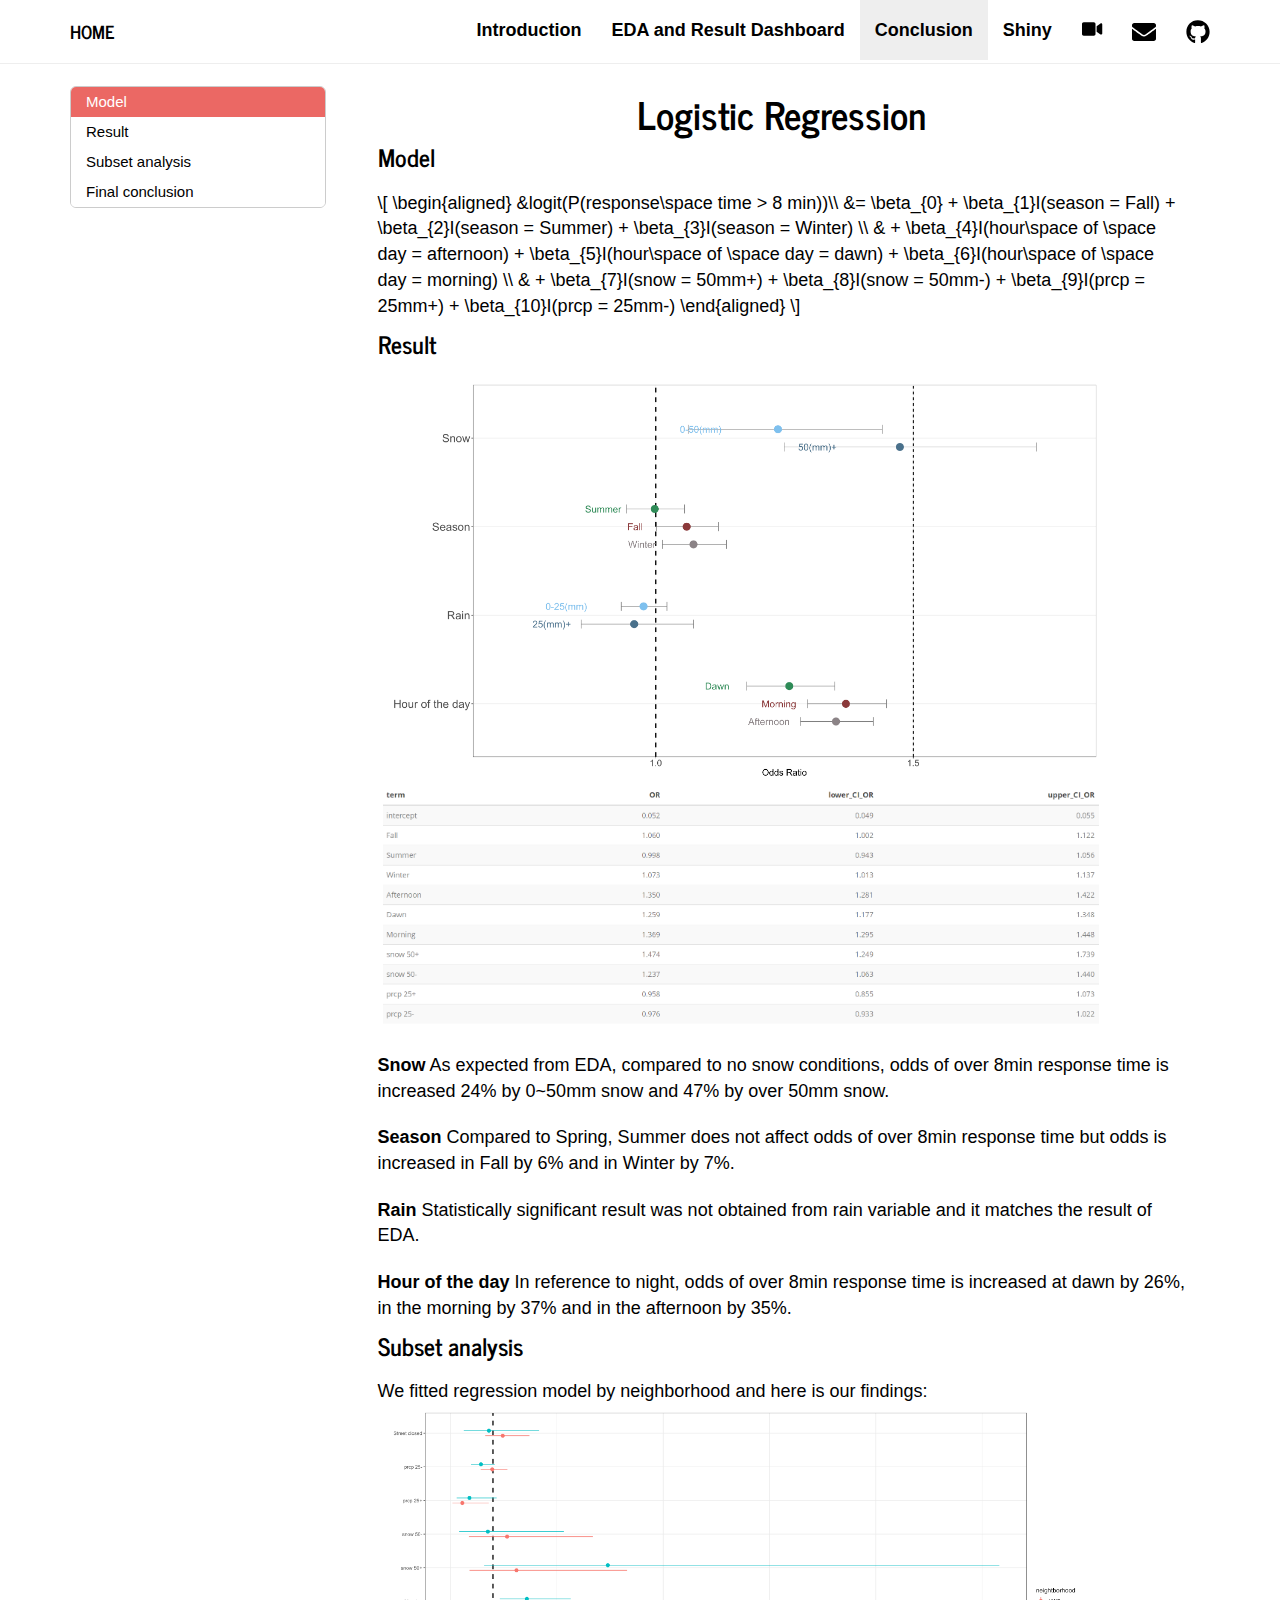
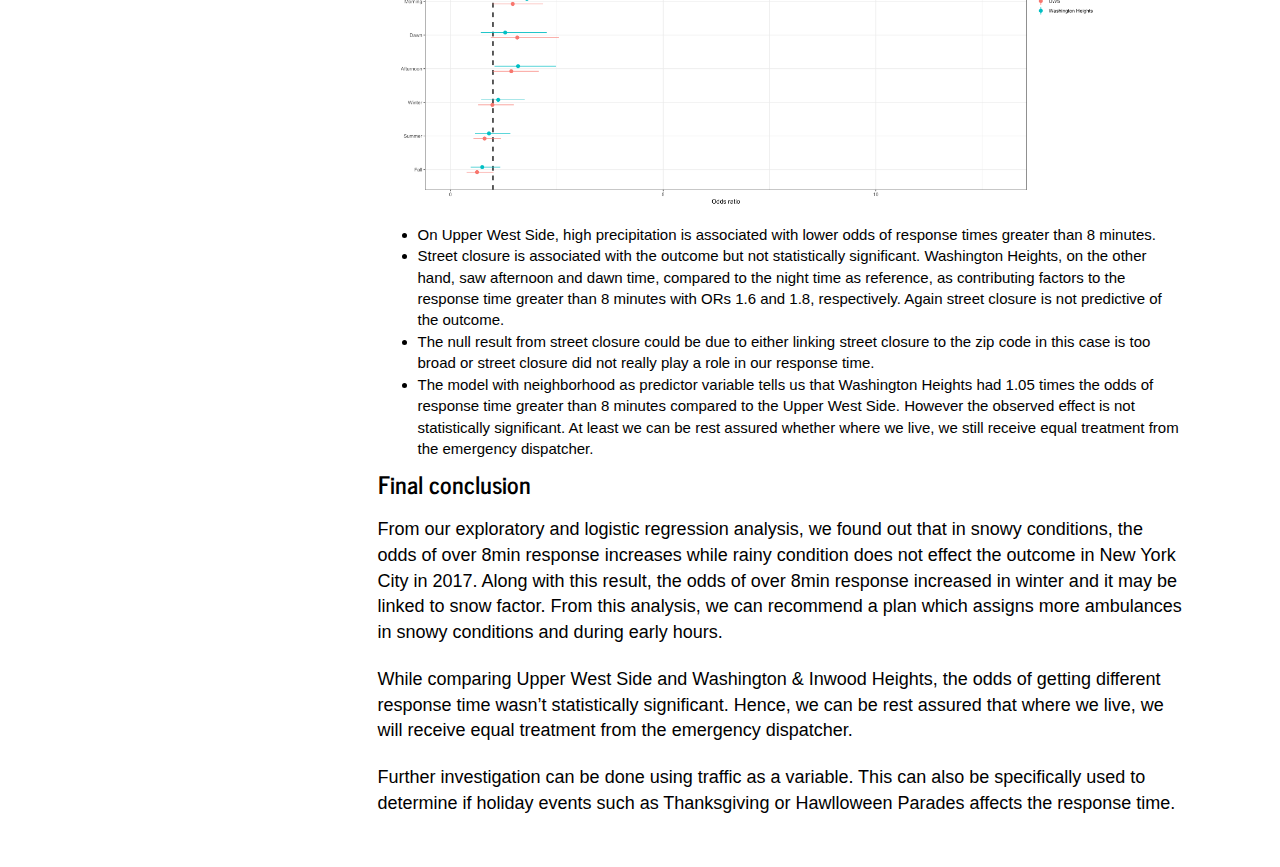
<file: statistical_analysis_site.html>
<!DOCTYPE html>

<html xmlns="http://www.w3.org/1999/xhtml">

<head>

<meta charset="utf-8" />
<meta http-equiv="Content-Type" content="text/html; charset=utf-8" />
<meta name="generator" content="pandoc" />




<title>Logistic Regression</title>

<script src="site_libs/jquery-1.11.3/jquery.min.js"></script>
<meta name="viewport" content="width=device-width, initial-scale=1" />
<link href="site_libs/bootstrap-3.3.5/css/journal.min.css" rel="stylesheet" />
<script src="site_libs/bootstrap-3.3.5/js/bootstrap.min.js"></script>
<script src="site_libs/bootstrap-3.3.5/shim/html5shiv.min.js"></script>
<script src="site_libs/bootstrap-3.3.5/shim/respond.min.js"></script>
<script src="site_libs/jqueryui-1.11.4/jquery-ui.min.js"></script>
<link href="site_libs/tocify-1.9.1/jquery.tocify.css" rel="stylesheet" />
<script src="site_libs/tocify-1.9.1/jquery.tocify.js"></script>
<script src="site_libs/navigation-1.1/tabsets.js"></script>
<link href="site_libs/highlightjs-9.12.0/default.css" rel="stylesheet" />
<script src="site_libs/highlightjs-9.12.0/highlight.js"></script>
<link href="site_libs/font-awesome-5.0.13/css/fa-svg-with-js.css" rel="stylesheet" />
<script src="site_libs/font-awesome-5.0.13/js/fontawesome-all.min.js"></script>
<script src="site_libs/font-awesome-5.0.13/js/fa-v4-shims.min.js"></script>

<style type="text/css">code{white-space: pre;}</style>
<style type="text/css">
  pre:not([class]) {
    background-color: white;
  }
</style>
<script type="text/javascript">
if (window.hljs) {
  hljs.configure({languages: []});
  hljs.initHighlightingOnLoad();
  if (document.readyState && document.readyState === "complete") {
    window.setTimeout(function() { hljs.initHighlighting(); }, 0);
  }
}
</script>



<style type="text/css">
h1 {
  font-size: 34px;
}
h1.title {
  font-size: 38px;
}
h2 {
  font-size: 30px;
}
h3 {
  font-size: 24px;
}
h4 {
  font-size: 18px;
}
h5 {
  font-size: 16px;
}
h6 {
  font-size: 12px;
}
.table th:not([align]) {
  text-align: left;
}
</style>

<link rel="stylesheet" href="style.css" type="text/css" />

</head>

<body>

<style type = "text/css">
.main-container {
  max-width: 940px;
  margin-left: auto;
  margin-right: auto;
}
code {
  color: inherit;
  background-color: rgba(0, 0, 0, 0.04);
}
img {
  max-width:100%;
  height: auto;
}
.tabbed-pane {
  padding-top: 12px;
}
.html-widget {
  margin-bottom: 20px;
}
button.code-folding-btn:focus {
  outline: none;
}
</style>


<style type="text/css">
/* padding for bootstrap navbar */
body {
  padding-top: 61px;
  padding-bottom: 40px;
}
/* offset scroll position for anchor links (for fixed navbar)  */
.section h1 {
  padding-top: 66px;
  margin-top: -66px;
}

.section h2 {
  padding-top: 66px;
  margin-top: -66px;
}
.section h3 {
  padding-top: 66px;
  margin-top: -66px;
}
.section h4 {
  padding-top: 66px;
  margin-top: -66px;
}
.section h5 {
  padding-top: 66px;
  margin-top: -66px;
}
.section h6 {
  padding-top: 66px;
  margin-top: -66px;
}
</style>

<script>
// manage active state of menu based on current page
$(document).ready(function () {
  // active menu anchor
  href = window.location.pathname
  href = href.substr(href.lastIndexOf('/') + 1)
  if (href === "")
    href = "index.html";
  var menuAnchor = $('a[href="' + href + '"]');

  // mark it active
  menuAnchor.parent().addClass('active');

  // if it's got a parent navbar menu mark it active as well
  menuAnchor.closest('li.dropdown').addClass('active');
});
</script>


<div class="container-fluid main-container">

<!-- tabsets -->
<script>
$(document).ready(function () {
  window.buildTabsets("TOC");
});
</script>

<!-- code folding -->




<script>
$(document).ready(function ()  {

    // move toc-ignore selectors from section div to header
    $('div.section.toc-ignore')
        .removeClass('toc-ignore')
        .children('h1,h2,h3,h4,h5').addClass('toc-ignore');

    // establish options
    var options = {
      selectors: "h1,h2,h3",
      theme: "bootstrap3",
      context: '.toc-content',
      hashGenerator: function (text) {
        return text.replace(/[.\\/?&!#<>]/g, '').replace(/\s/g, '_').toLowerCase();
      },
      ignoreSelector: ".toc-ignore",
      scrollTo: 0
    };
    options.showAndHide = true;
    options.smoothScroll = true;

    // tocify
    var toc = $("#TOC").tocify(options).data("toc-tocify");
});
</script>

<style type="text/css">

#TOC {
  margin: 25px 0px 20px 0px;
}
@media (max-width: 768px) {
#TOC {
  position: relative;
  width: 100%;
}
}


.toc-content {
  padding-left: 30px;
  padding-right: 40px;
}

div.main-container {
  max-width: 1200px;
}

div.tocify {
  width: 20%;
  max-width: 260px;
  max-height: 85%;
}

@media (min-width: 768px) and (max-width: 991px) {
  div.tocify {
    width: 25%;
  }
}

@media (max-width: 767px) {
  div.tocify {
    width: 100%;
    max-width: none;
  }
}

.tocify ul, .tocify li {
  line-height: 20px;
}

.tocify-subheader .tocify-item {
  font-size: 0.90em;
  padding-left: 25px;
  text-indent: 0;
}

.tocify .list-group-item {
  border-radius: 0px;
}


</style>

<!-- setup 3col/9col grid for toc_float and main content  -->
<div class="row-fluid">
<div class="col-xs-12 col-sm-4 col-md-3">
<div id="TOC" class="tocify">
</div>
</div>

<div class="toc-content col-xs-12 col-sm-8 col-md-9">




<div class="navbar navbar-default  navbar-fixed-top" role="navigation">
  <div class="container">
    <div class="navbar-header">
      <button type="button" class="navbar-toggle collapsed" data-toggle="collapse" data-target="#navbar">
        <span class="icon-bar"></span>
        <span class="icon-bar"></span>
        <span class="icon-bar"></span>
      </button>
      <a class="navbar-brand" href="index.html">Home</a>
    </div>
    <div id="navbar" class="navbar-collapse collapse">
      <ul class="nav navbar-nav">
        
      </ul>
      <ul class="nav navbar-nav navbar-right">
        <li>
  <a href="Introduction.html">Introduction</a>
</li>
<li>
  <a href="flexdashboard.html">EDA and Result Dashboard</a>
</li>
<li>
  <a href="statistical_analysis_site.html">Conclusion</a>
</li>
<li>
  <a href="https://apoorvasrinivasan.shinyapps.io/P8105_shiny/">Shiny</a>
</li>
<li>
  <a href="https://www.youtube.com/watch?v=G76tfg8Gkc4">
    <span class="fa fa-video-camera"></span>
     
  </a>
</li>
<li>
  <a href="mailto:&lt;abhishek.ajay@columbia.edu&gt;">
    <span class="fa fa-envelope fa-lg"></span>
     
  </a>
</li>
<li>
  <a href="https://github.com/dewyork/P8105_final_project">
    <span class="fa fa-github fa-lg"></span>
     
  </a>
</li>
      </ul>
    </div><!--/.nav-collapse -->
  </div><!--/.container -->
</div><!--/.navbar -->

<div class="fluid-row" id="header">



<h1 class="title toc-ignore">Logistic Regression</h1>

</div>


<div id="model" class="section level3">
<h3>Model</h3>
<p><span class="math display">\[
\begin{aligned}
&amp;logit(P(response\space time &gt; 8 min))\\
&amp;= \beta_{0} + \beta_{1}I(season = Fall) + \beta_{2}I(season = Summer) + \beta_{3}I(season = Winter) \\
&amp; + \beta_{4}I(hour\space of \space day = afternoon) + \beta_{5}I(hour\space of \space day = dawn) + \beta_{6}I(hour\space of \space day = morning) \\
&amp; + \beta_{7}I(snow = 50mm+) + \beta_{8}I(snow = 50mm-) + \beta_{9}I(prcp = 25mm+) + \beta_{10}I(prcp = 25mm-) 
\end{aligned}
\]</span></p>
</div>
<div id="result" class="section level3">
<h3>Result</h3>
<p><img src="OR.png" style="width:90%" > <img src="OR_result.png" style="width:90%" ></p>
<p><strong>Snow</strong> As expected from EDA, compared to no snow conditions, odds of over 8min response time is increased 24% by 0~50mm snow and 47% by over 50mm snow.</p>
<p><strong>Season</strong> Compared to Spring, Summer does not affect odds of over 8min response time but odds is increased in Fall by 6% and in Winter by 7%.</p>
<p><strong>Rain</strong> Statistically significant result was not obtained from rain variable and it matches the result of EDA.</p>
<p><strong>Hour of the day</strong> In reference to night, odds of over 8min response time is increased at dawn by 26%, in the morning by 37% and in the afternoon by 35%.</p>
</div>
<div id="subset-analysis" class="section level3">
<h3>Subset analysis</h3>
<p>We fitted regression model by neighborhood and here is our findings: <img src="OR_all.png" style="width:90%" ></p>
<ul>
<li>On Upper West Side, high precipitation is associated with lower odds of response times greater than 8 minutes.</li>
<li>Street closure is associated with the outcome but not statistically significant. Washington Heights, on the other hand, saw afternoon and dawn time, compared to the night time as reference, as contributing factors to the response time greater than 8 minutes with ORs 1.6 and 1.8, respectively. Again street closure is not predictive of the outcome.</li>
<li>The null result from street closure could be due to either linking street closure to the zip code in this case is too broad or street closure did not really play a role in our response time.</li>
<li>The model with neighborhood as predictor variable tells us that Washington Heights had 1.05 times the odds of response time greater than 8 minutes compared to the Upper West Side. However the observed effect is not statistically significant. At least we can be rest assured whether where we live, we still receive equal treatment from the emergency dispatcher.</li>
</ul>
</div>
<div id="final-conclusion" class="section level3">
<h3>Final conclusion</h3>
<p>From our exploratory and logistic regression analysis, we found out that in snowy conditions, the odds of over 8min response increases while rainy condition does not effect the outcome in New York City in 2017. Along with this result, the odds of over 8min response increased in winter and it may be linked to snow factor. From this analysis, we can recommend a plan which assigns more ambulances in snowy conditions and during early hours.</p>
<p>While comparing Upper West Side and Washington &amp; Inwood Heights, the odds of getting different response time wasn’t statistically significant. Hence, we can be rest assured that where we live, we will receive equal treatment from the emergency dispatcher.</p>
<p>Further investigation can be done using traffic as a variable. This can also be specifically used to determine if holiday events such as Thanksgiving or Hawlloween Parades affects the response time.</p>
</div>



</div>
</div>

</div>

<script>

// add bootstrap table styles to pandoc tables
function bootstrapStylePandocTables() {
  $('tr.header').parent('thead').parent('table').addClass('table table-condensed');
}
$(document).ready(function () {
  bootstrapStylePandocTables();
});


</script>

<!-- dynamically load mathjax for compatibility with self-contained -->
<script>
  (function () {
    var script = document.createElement("script");
    script.type = "text/javascript";
    script.src  = "https://mathjax.rstudio.com/latest/MathJax.js?config=TeX-AMS-MML_HTMLorMML";
    document.getElementsByTagName("head")[0].appendChild(script);
  })();
</script>

</body>
</html>
</file>
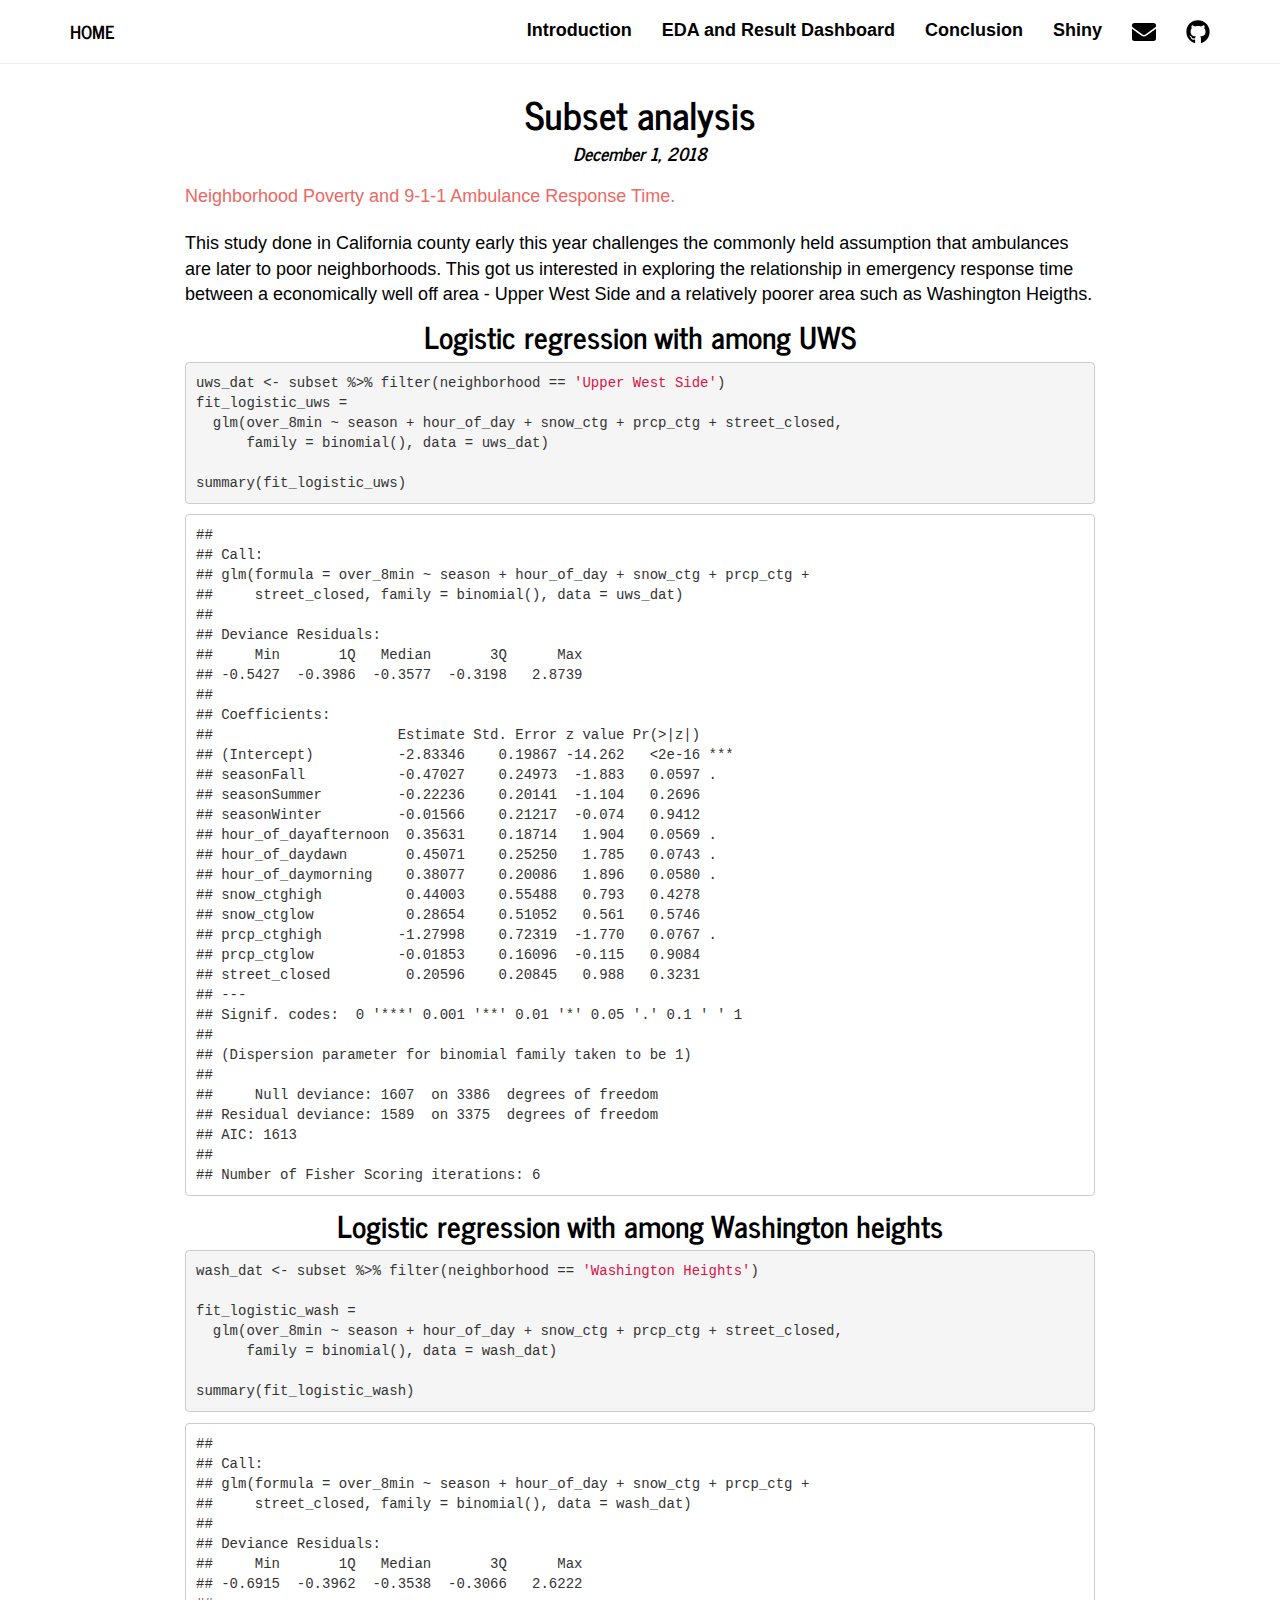
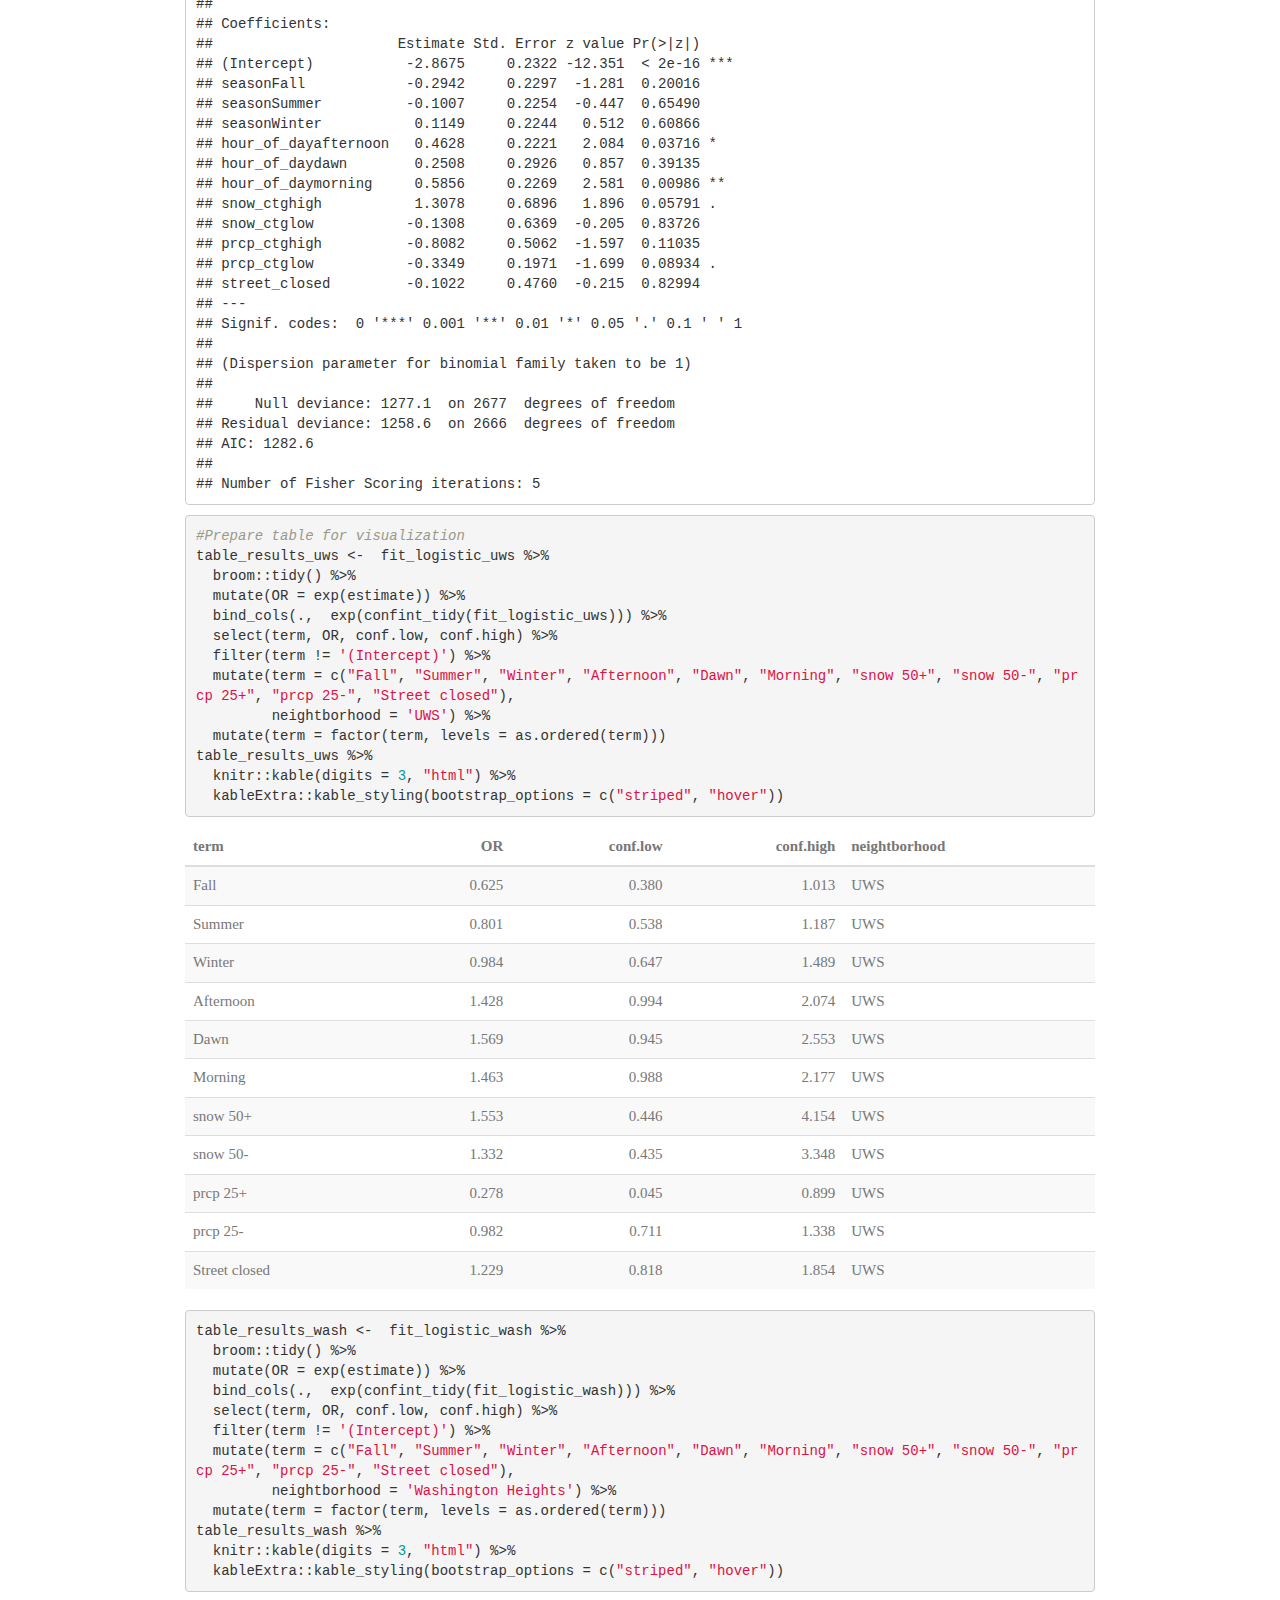
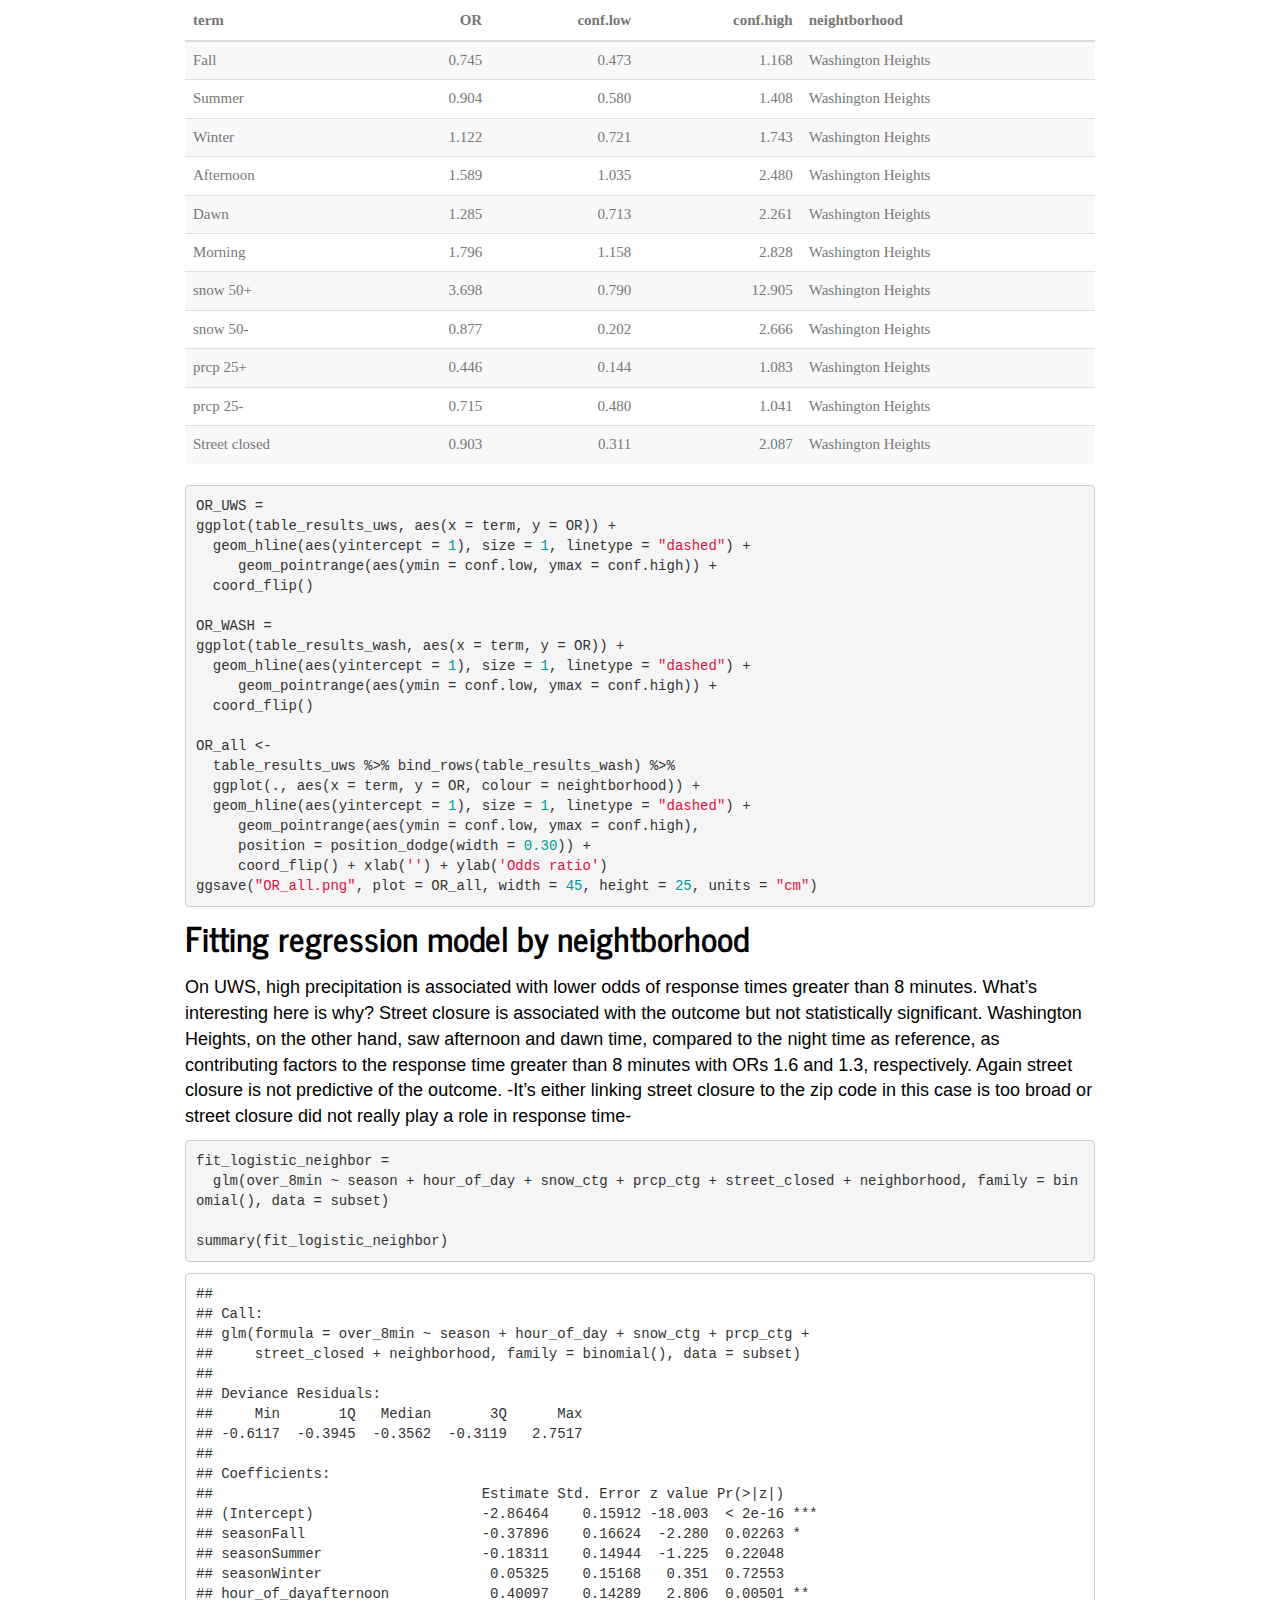
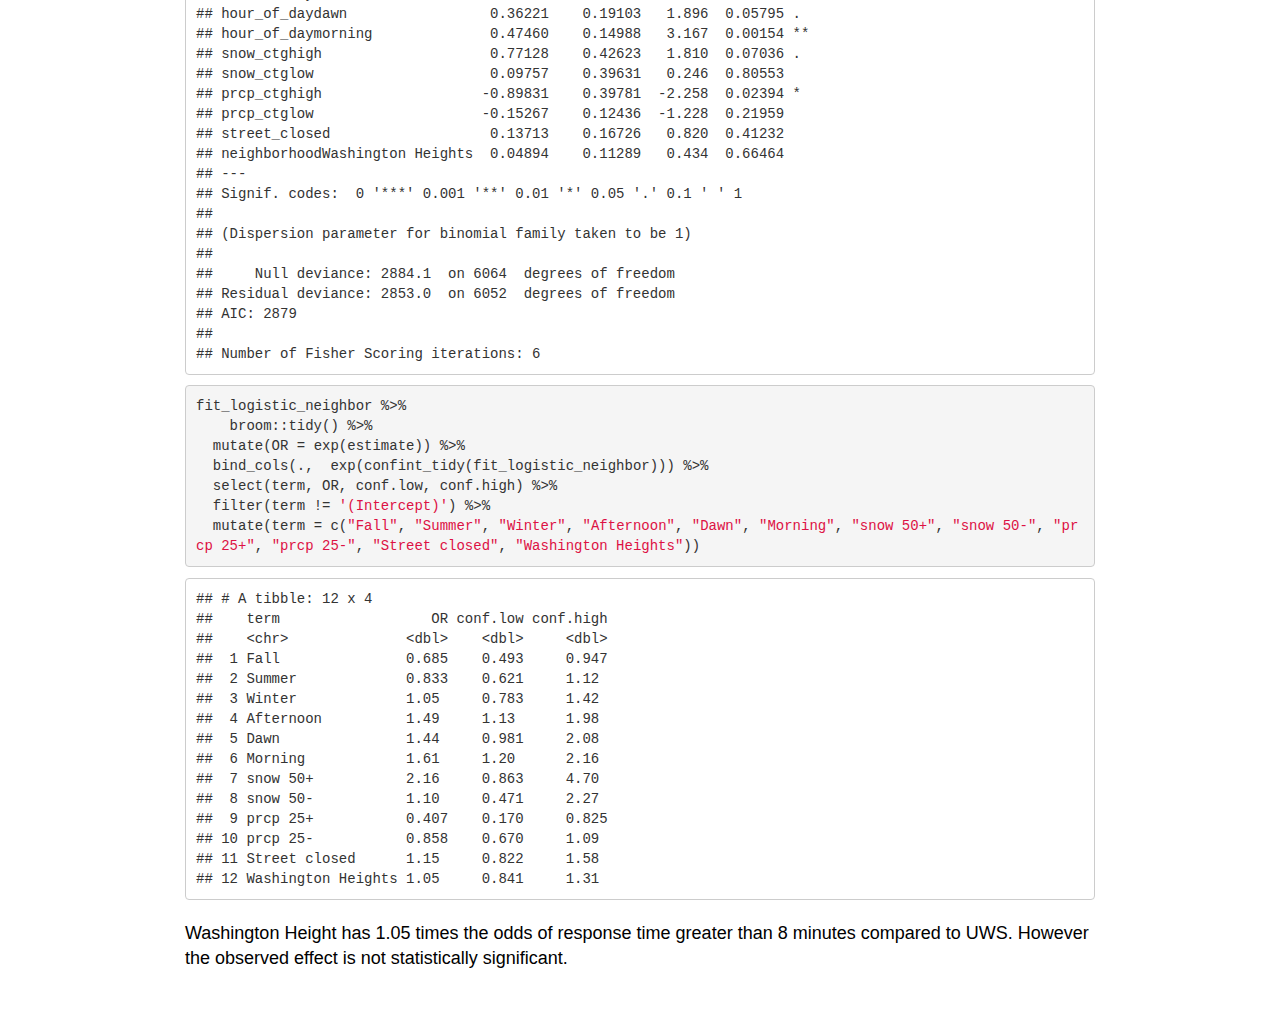
<file: subset_analyses.html>
<!DOCTYPE html>

<html xmlns="http://www.w3.org/1999/xhtml">

<head>

<meta charset="utf-8" />
<meta http-equiv="Content-Type" content="text/html; charset=utf-8" />
<meta name="generator" content="pandoc" />




<title>Subset analysis</title>

<script src="site_libs/jquery-1.11.3/jquery.min.js"></script>
<meta name="viewport" content="width=device-width, initial-scale=1" />
<link href="site_libs/bootstrap-3.3.5/css/journal.min.css" rel="stylesheet" />
<script src="site_libs/bootstrap-3.3.5/js/bootstrap.min.js"></script>
<script src="site_libs/bootstrap-3.3.5/shim/html5shiv.min.js"></script>
<script src="site_libs/bootstrap-3.3.5/shim/respond.min.js"></script>
<script src="site_libs/navigation-1.1/tabsets.js"></script>
<link href="site_libs/highlightjs-9.12.0/default.css" rel="stylesheet" />
<script src="site_libs/highlightjs-9.12.0/highlight.js"></script>
<script src="site_libs/kePrint-0.0.1/kePrint.js"></script>
<link href="site_libs/font-awesome-5.0.13/css/fa-svg-with-js.css" rel="stylesheet" />
<script src="site_libs/font-awesome-5.0.13/js/fontawesome-all.min.js"></script>
<script src="site_libs/font-awesome-5.0.13/js/fa-v4-shims.min.js"></script>

<style type="text/css">code{white-space: pre;}</style>
<style type="text/css">
  pre:not([class]) {
    background-color: white;
  }
</style>
<script type="text/javascript">
if (window.hljs) {
  hljs.configure({languages: []});
  hljs.initHighlightingOnLoad();
  if (document.readyState && document.readyState === "complete") {
    window.setTimeout(function() { hljs.initHighlighting(); }, 0);
  }
}
</script>



<style type="text/css">
h1 {
  font-size: 34px;
}
h1.title {
  font-size: 38px;
}
h2 {
  font-size: 30px;
}
h3 {
  font-size: 24px;
}
h4 {
  font-size: 18px;
}
h5 {
  font-size: 16px;
}
h6 {
  font-size: 12px;
}
.table th:not([align]) {
  text-align: left;
}
</style>

<link rel="stylesheet" href="style.css" type="text/css" />

</head>

<body>

<style type = "text/css">
.main-container {
  max-width: 940px;
  margin-left: auto;
  margin-right: auto;
}
code {
  color: inherit;
  background-color: rgba(0, 0, 0, 0.04);
}
img {
  max-width:100%;
  height: auto;
}
.tabbed-pane {
  padding-top: 12px;
}
.html-widget {
  margin-bottom: 20px;
}
button.code-folding-btn:focus {
  outline: none;
}
</style>


<style type="text/css">
/* padding for bootstrap navbar */
body {
  padding-top: 61px;
  padding-bottom: 40px;
}
/* offset scroll position for anchor links (for fixed navbar)  */
.section h1 {
  padding-top: 66px;
  margin-top: -66px;
}

.section h2 {
  padding-top: 66px;
  margin-top: -66px;
}
.section h3 {
  padding-top: 66px;
  margin-top: -66px;
}
.section h4 {
  padding-top: 66px;
  margin-top: -66px;
}
.section h5 {
  padding-top: 66px;
  margin-top: -66px;
}
.section h6 {
  padding-top: 66px;
  margin-top: -66px;
}
</style>

<script>
// manage active state of menu based on current page
$(document).ready(function () {
  // active menu anchor
  href = window.location.pathname
  href = href.substr(href.lastIndexOf('/') + 1)
  if (href === "")
    href = "index.html";
  var menuAnchor = $('a[href="' + href + '"]');

  // mark it active
  menuAnchor.parent().addClass('active');

  // if it's got a parent navbar menu mark it active as well
  menuAnchor.closest('li.dropdown').addClass('active');
});
</script>


<div class="container-fluid main-container">

<!-- tabsets -->
<script>
$(document).ready(function () {
  window.buildTabsets("TOC");
});
</script>

<!-- code folding -->






<div class="navbar navbar-default  navbar-fixed-top" role="navigation">
  <div class="container">
    <div class="navbar-header">
      <button type="button" class="navbar-toggle collapsed" data-toggle="collapse" data-target="#navbar">
        <span class="icon-bar"></span>
        <span class="icon-bar"></span>
        <span class="icon-bar"></span>
      </button>
      <a class="navbar-brand" href="index.html">Home</a>
    </div>
    <div id="navbar" class="navbar-collapse collapse">
      <ul class="nav navbar-nav">
        
      </ul>
      <ul class="nav navbar-nav navbar-right">
        <li>
  <a href="Introduction.html">Introduction</a>
</li>
<li>
  <a href="flexdashboard.html">EDA and Result Dashboard</a>
</li>
<li>
  <a href="statistical_analysis_site.html">Conclusion</a>
</li>
<li>
  <a href="https://apoorvasrinivasan.shinyapps.io/P8105_shiny/">Shiny</a>
</li>
<li>
  <a href="mailto:&lt;abhishek.ajay@columbia.edu&gt;">
    <span class="fa fa-envelope fa-lg"></span>
     
  </a>
</li>
<li>
  <a href="https://github.com/dewyork/P8105_final_project">
    <span class="fa fa-github fa-lg"></span>
     
  </a>
</li>
      </ul>
    </div><!--/.nav-collapse -->
  </div><!--/.container -->
</div><!--/.navbar -->

<div class="fluid-row" id="header">



<h1 class="title toc-ignore">Subset analysis</h1>
<h4 class="date"><em>December 1, 2018</em></h4>

</div>


<p><a href = "https://www.ncbi.nlm.nih.gov/pubmed/29381111">Neighborhood Poverty and 9-1-1 Ambulance Response Time.</a></p>
<p>This study done in California county early this year challenges the commonly held assumption that ambulances are later to poor neighborhoods. This got us interested in exploring the relationship in emergency response time between a economically well off area - Upper West Side and a relatively poorer area such as Washington Heigths.</p>
<div id="logistic-regression-with-among-uws" class="section level2">
<h2>Logistic regression with among UWS</h2>
<pre class="r"><code>uws_dat &lt;- subset %&gt;% filter(neighborhood == &#39;Upper West Side&#39;)
fit_logistic_uws =
  glm(over_8min ~ season + hour_of_day + snow_ctg + prcp_ctg + street_closed, 
      family = binomial(), data = uws_dat)

summary(fit_logistic_uws)</code></pre>
<pre><code>## 
## Call:
## glm(formula = over_8min ~ season + hour_of_day + snow_ctg + prcp_ctg + 
##     street_closed, family = binomial(), data = uws_dat)
## 
## Deviance Residuals: 
##     Min       1Q   Median       3Q      Max  
## -0.5427  -0.3986  -0.3577  -0.3198   2.8739  
## 
## Coefficients:
##                      Estimate Std. Error z value Pr(&gt;|z|)    
## (Intercept)          -2.83346    0.19867 -14.262   &lt;2e-16 ***
## seasonFall           -0.47027    0.24973  -1.883   0.0597 .  
## seasonSummer         -0.22236    0.20141  -1.104   0.2696    
## seasonWinter         -0.01566    0.21217  -0.074   0.9412    
## hour_of_dayafternoon  0.35631    0.18714   1.904   0.0569 .  
## hour_of_daydawn       0.45071    0.25250   1.785   0.0743 .  
## hour_of_daymorning    0.38077    0.20086   1.896   0.0580 .  
## snow_ctghigh          0.44003    0.55488   0.793   0.4278    
## snow_ctglow           0.28654    0.51052   0.561   0.5746    
## prcp_ctghigh         -1.27998    0.72319  -1.770   0.0767 .  
## prcp_ctglow          -0.01853    0.16096  -0.115   0.9084    
## street_closed         0.20596    0.20845   0.988   0.3231    
## ---
## Signif. codes:  0 &#39;***&#39; 0.001 &#39;**&#39; 0.01 &#39;*&#39; 0.05 &#39;.&#39; 0.1 &#39; &#39; 1
## 
## (Dispersion parameter for binomial family taken to be 1)
## 
##     Null deviance: 1607  on 3386  degrees of freedom
## Residual deviance: 1589  on 3375  degrees of freedom
## AIC: 1613
## 
## Number of Fisher Scoring iterations: 6</code></pre>
</div>
<div id="logistic-regression-with-among-washington-heights" class="section level2">
<h2>Logistic regression with among Washington heights</h2>
<pre class="r"><code>wash_dat &lt;- subset %&gt;% filter(neighborhood == &#39;Washington Heights&#39;)

fit_logistic_wash =
  glm(over_8min ~ season + hour_of_day + snow_ctg + prcp_ctg + street_closed, 
      family = binomial(), data = wash_dat)

summary(fit_logistic_wash)</code></pre>
<pre><code>## 
## Call:
## glm(formula = over_8min ~ season + hour_of_day + snow_ctg + prcp_ctg + 
##     street_closed, family = binomial(), data = wash_dat)
## 
## Deviance Residuals: 
##     Min       1Q   Median       3Q      Max  
## -0.6915  -0.3962  -0.3538  -0.3066   2.6222  
## 
## Coefficients:
##                      Estimate Std. Error z value Pr(&gt;|z|)    
## (Intercept)           -2.8675     0.2322 -12.351  &lt; 2e-16 ***
## seasonFall            -0.2942     0.2297  -1.281  0.20016    
## seasonSummer          -0.1007     0.2254  -0.447  0.65490    
## seasonWinter           0.1149     0.2244   0.512  0.60866    
## hour_of_dayafternoon   0.4628     0.2221   2.084  0.03716 *  
## hour_of_daydawn        0.2508     0.2926   0.857  0.39135    
## hour_of_daymorning     0.5856     0.2269   2.581  0.00986 ** 
## snow_ctghigh           1.3078     0.6896   1.896  0.05791 .  
## snow_ctglow           -0.1308     0.6369  -0.205  0.83726    
## prcp_ctghigh          -0.8082     0.5062  -1.597  0.11035    
## prcp_ctglow           -0.3349     0.1971  -1.699  0.08934 .  
## street_closed         -0.1022     0.4760  -0.215  0.82994    
## ---
## Signif. codes:  0 &#39;***&#39; 0.001 &#39;**&#39; 0.01 &#39;*&#39; 0.05 &#39;.&#39; 0.1 &#39; &#39; 1
## 
## (Dispersion parameter for binomial family taken to be 1)
## 
##     Null deviance: 1277.1  on 2677  degrees of freedom
## Residual deviance: 1258.6  on 2666  degrees of freedom
## AIC: 1282.6
## 
## Number of Fisher Scoring iterations: 5</code></pre>
<pre class="r"><code>#Prepare table for visualization
table_results_uws &lt;-  fit_logistic_uws %&gt;% 
  broom::tidy() %&gt;% 
  mutate(OR = exp(estimate)) %&gt;%
  bind_cols(.,  exp(confint_tidy(fit_logistic_uws))) %&gt;% 
  select(term, OR, conf.low, conf.high) %&gt;% 
  filter(term != &#39;(Intercept)&#39;) %&gt;% 
  mutate(term = c(&quot;Fall&quot;, &quot;Summer&quot;, &quot;Winter&quot;, &quot;Afternoon&quot;, &quot;Dawn&quot;, &quot;Morning&quot;, &quot;snow 50+&quot;, &quot;snow 50-&quot;, &quot;prcp 25+&quot;, &quot;prcp 25-&quot;, &quot;Street closed&quot;),
         neightborhood = &#39;UWS&#39;) %&gt;% 
  mutate(term = factor(term, levels = as.ordered(term)))
table_results_uws %&gt;% 
  knitr::kable(digits = 3, &quot;html&quot;) %&gt;% 
  kableExtra::kable_styling(bootstrap_options = c(&quot;striped&quot;, &quot;hover&quot;))</code></pre>
<table class="table table-striped table-hover" style="margin-left: auto; margin-right: auto;">
<thead>
<tr>
<th style="text-align:left;">
term
</th>
<th style="text-align:right;">
OR
</th>
<th style="text-align:right;">
conf.low
</th>
<th style="text-align:right;">
conf.high
</th>
<th style="text-align:left;">
neightborhood
</th>
</tr>
</thead>
<tbody>
<tr>
<td style="text-align:left;">
Fall
</td>
<td style="text-align:right;">
0.625
</td>
<td style="text-align:right;">
0.380
</td>
<td style="text-align:right;">
1.013
</td>
<td style="text-align:left;">
UWS
</td>
</tr>
<tr>
<td style="text-align:left;">
Summer
</td>
<td style="text-align:right;">
0.801
</td>
<td style="text-align:right;">
0.538
</td>
<td style="text-align:right;">
1.187
</td>
<td style="text-align:left;">
UWS
</td>
</tr>
<tr>
<td style="text-align:left;">
Winter
</td>
<td style="text-align:right;">
0.984
</td>
<td style="text-align:right;">
0.647
</td>
<td style="text-align:right;">
1.489
</td>
<td style="text-align:left;">
UWS
</td>
</tr>
<tr>
<td style="text-align:left;">
Afternoon
</td>
<td style="text-align:right;">
1.428
</td>
<td style="text-align:right;">
0.994
</td>
<td style="text-align:right;">
2.074
</td>
<td style="text-align:left;">
UWS
</td>
</tr>
<tr>
<td style="text-align:left;">
Dawn
</td>
<td style="text-align:right;">
1.569
</td>
<td style="text-align:right;">
0.945
</td>
<td style="text-align:right;">
2.553
</td>
<td style="text-align:left;">
UWS
</td>
</tr>
<tr>
<td style="text-align:left;">
Morning
</td>
<td style="text-align:right;">
1.463
</td>
<td style="text-align:right;">
0.988
</td>
<td style="text-align:right;">
2.177
</td>
<td style="text-align:left;">
UWS
</td>
</tr>
<tr>
<td style="text-align:left;">
snow 50+
</td>
<td style="text-align:right;">
1.553
</td>
<td style="text-align:right;">
0.446
</td>
<td style="text-align:right;">
4.154
</td>
<td style="text-align:left;">
UWS
</td>
</tr>
<tr>
<td style="text-align:left;">
snow 50-
</td>
<td style="text-align:right;">
1.332
</td>
<td style="text-align:right;">
0.435
</td>
<td style="text-align:right;">
3.348
</td>
<td style="text-align:left;">
UWS
</td>
</tr>
<tr>
<td style="text-align:left;">
prcp 25+
</td>
<td style="text-align:right;">
0.278
</td>
<td style="text-align:right;">
0.045
</td>
<td style="text-align:right;">
0.899
</td>
<td style="text-align:left;">
UWS
</td>
</tr>
<tr>
<td style="text-align:left;">
prcp 25-
</td>
<td style="text-align:right;">
0.982
</td>
<td style="text-align:right;">
0.711
</td>
<td style="text-align:right;">
1.338
</td>
<td style="text-align:left;">
UWS
</td>
</tr>
<tr>
<td style="text-align:left;">
Street closed
</td>
<td style="text-align:right;">
1.229
</td>
<td style="text-align:right;">
0.818
</td>
<td style="text-align:right;">
1.854
</td>
<td style="text-align:left;">
UWS
</td>
</tr>
</tbody>
</table>
<pre class="r"><code>table_results_wash &lt;-  fit_logistic_wash %&gt;% 
  broom::tidy() %&gt;% 
  mutate(OR = exp(estimate)) %&gt;%
  bind_cols(.,  exp(confint_tidy(fit_logistic_wash))) %&gt;% 
  select(term, OR, conf.low, conf.high) %&gt;% 
  filter(term != &#39;(Intercept)&#39;) %&gt;% 
  mutate(term = c(&quot;Fall&quot;, &quot;Summer&quot;, &quot;Winter&quot;, &quot;Afternoon&quot;, &quot;Dawn&quot;, &quot;Morning&quot;, &quot;snow 50+&quot;, &quot;snow 50-&quot;, &quot;prcp 25+&quot;, &quot;prcp 25-&quot;, &quot;Street closed&quot;),
         neightborhood = &#39;Washington Heights&#39;) %&gt;% 
  mutate(term = factor(term, levels = as.ordered(term)))
table_results_wash %&gt;% 
  knitr::kable(digits = 3, &quot;html&quot;) %&gt;% 
  kableExtra::kable_styling(bootstrap_options = c(&quot;striped&quot;, &quot;hover&quot;))</code></pre>
<table class="table table-striped table-hover" style="margin-left: auto; margin-right: auto;">
<thead>
<tr>
<th style="text-align:left;">
term
</th>
<th style="text-align:right;">
OR
</th>
<th style="text-align:right;">
conf.low
</th>
<th style="text-align:right;">
conf.high
</th>
<th style="text-align:left;">
neightborhood
</th>
</tr>
</thead>
<tbody>
<tr>
<td style="text-align:left;">
Fall
</td>
<td style="text-align:right;">
0.745
</td>
<td style="text-align:right;">
0.473
</td>
<td style="text-align:right;">
1.168
</td>
<td style="text-align:left;">
Washington Heights
</td>
</tr>
<tr>
<td style="text-align:left;">
Summer
</td>
<td style="text-align:right;">
0.904
</td>
<td style="text-align:right;">
0.580
</td>
<td style="text-align:right;">
1.408
</td>
<td style="text-align:left;">
Washington Heights
</td>
</tr>
<tr>
<td style="text-align:left;">
Winter
</td>
<td style="text-align:right;">
1.122
</td>
<td style="text-align:right;">
0.721
</td>
<td style="text-align:right;">
1.743
</td>
<td style="text-align:left;">
Washington Heights
</td>
</tr>
<tr>
<td style="text-align:left;">
Afternoon
</td>
<td style="text-align:right;">
1.589
</td>
<td style="text-align:right;">
1.035
</td>
<td style="text-align:right;">
2.480
</td>
<td style="text-align:left;">
Washington Heights
</td>
</tr>
<tr>
<td style="text-align:left;">
Dawn
</td>
<td style="text-align:right;">
1.285
</td>
<td style="text-align:right;">
0.713
</td>
<td style="text-align:right;">
2.261
</td>
<td style="text-align:left;">
Washington Heights
</td>
</tr>
<tr>
<td style="text-align:left;">
Morning
</td>
<td style="text-align:right;">
1.796
</td>
<td style="text-align:right;">
1.158
</td>
<td style="text-align:right;">
2.828
</td>
<td style="text-align:left;">
Washington Heights
</td>
</tr>
<tr>
<td style="text-align:left;">
snow 50+
</td>
<td style="text-align:right;">
3.698
</td>
<td style="text-align:right;">
0.790
</td>
<td style="text-align:right;">
12.905
</td>
<td style="text-align:left;">
Washington Heights
</td>
</tr>
<tr>
<td style="text-align:left;">
snow 50-
</td>
<td style="text-align:right;">
0.877
</td>
<td style="text-align:right;">
0.202
</td>
<td style="text-align:right;">
2.666
</td>
<td style="text-align:left;">
Washington Heights
</td>
</tr>
<tr>
<td style="text-align:left;">
prcp 25+
</td>
<td style="text-align:right;">
0.446
</td>
<td style="text-align:right;">
0.144
</td>
<td style="text-align:right;">
1.083
</td>
<td style="text-align:left;">
Washington Heights
</td>
</tr>
<tr>
<td style="text-align:left;">
prcp 25-
</td>
<td style="text-align:right;">
0.715
</td>
<td style="text-align:right;">
0.480
</td>
<td style="text-align:right;">
1.041
</td>
<td style="text-align:left;">
Washington Heights
</td>
</tr>
<tr>
<td style="text-align:left;">
Street closed
</td>
<td style="text-align:right;">
0.903
</td>
<td style="text-align:right;">
0.311
</td>
<td style="text-align:right;">
2.087
</td>
<td style="text-align:left;">
Washington Heights
</td>
</tr>
</tbody>
</table>
<pre class="r"><code>OR_UWS =
ggplot(table_results_uws, aes(x = term, y = OR)) +
  geom_hline(aes(yintercept = 1), size = 1, linetype = &quot;dashed&quot;) +
     geom_pointrange(aes(ymin = conf.low, ymax = conf.high)) +
  coord_flip()

OR_WASH =
ggplot(table_results_wash, aes(x = term, y = OR)) +
  geom_hline(aes(yintercept = 1), size = 1, linetype = &quot;dashed&quot;) +
     geom_pointrange(aes(ymin = conf.low, ymax = conf.high)) +
  coord_flip()
  
OR_all &lt;- 
  table_results_uws %&gt;% bind_rows(table_results_wash) %&gt;% 
  ggplot(., aes(x = term, y = OR, colour = neightborhood)) +
  geom_hline(aes(yintercept = 1), size = 1, linetype = &quot;dashed&quot;) +
     geom_pointrange(aes(ymin = conf.low, ymax = conf.high), 
     position = position_dodge(width = 0.30)) +
     coord_flip() + xlab(&#39;&#39;) + ylab(&#39;Odds ratio&#39;) 
ggsave(&quot;OR_all.png&quot;, plot = OR_all, width = 45, height = 25, units = &quot;cm&quot;)</code></pre>
</div>
<div id="fitting-regression-model-by-neightborhood" class="section level1">
<h1>Fitting regression model by neightborhood</h1>
<p>On UWS, high precipitation is associated with lower odds of response times greater than 8 minutes. What’s interesting here is why? Street closure is associated with the outcome but not statistically significant. Washington Heights, on the other hand, saw afternoon and dawn time, compared to the night time as reference, as contributing factors to the response time greater than 8 minutes with ORs 1.6 and 1.3, respectively. Again street closure is not predictive of the outcome. -It’s either linking street closure to the zip code in this case is too broad or street closure did not really play a role in response time-</p>
<pre class="r"><code>fit_logistic_neighbor =
  glm(over_8min ~ season + hour_of_day + snow_ctg + prcp_ctg + street_closed + neighborhood, family = binomial(), data = subset)

summary(fit_logistic_neighbor)</code></pre>
<pre><code>## 
## Call:
## glm(formula = over_8min ~ season + hour_of_day + snow_ctg + prcp_ctg + 
##     street_closed + neighborhood, family = binomial(), data = subset)
## 
## Deviance Residuals: 
##     Min       1Q   Median       3Q      Max  
## -0.6117  -0.3945  -0.3562  -0.3119   2.7517  
## 
## Coefficients:
##                                Estimate Std. Error z value Pr(&gt;|z|)    
## (Intercept)                    -2.86464    0.15912 -18.003  &lt; 2e-16 ***
## seasonFall                     -0.37896    0.16624  -2.280  0.02263 *  
## seasonSummer                   -0.18311    0.14944  -1.225  0.22048    
## seasonWinter                    0.05325    0.15168   0.351  0.72553    
## hour_of_dayafternoon            0.40097    0.14289   2.806  0.00501 ** 
## hour_of_daydawn                 0.36221    0.19103   1.896  0.05795 .  
## hour_of_daymorning              0.47460    0.14988   3.167  0.00154 ** 
## snow_ctghigh                    0.77128    0.42623   1.810  0.07036 .  
## snow_ctglow                     0.09757    0.39631   0.246  0.80553    
## prcp_ctghigh                   -0.89831    0.39781  -2.258  0.02394 *  
## prcp_ctglow                    -0.15267    0.12436  -1.228  0.21959    
## street_closed                   0.13713    0.16726   0.820  0.41232    
## neighborhoodWashington Heights  0.04894    0.11289   0.434  0.66464    
## ---
## Signif. codes:  0 &#39;***&#39; 0.001 &#39;**&#39; 0.01 &#39;*&#39; 0.05 &#39;.&#39; 0.1 &#39; &#39; 1
## 
## (Dispersion parameter for binomial family taken to be 1)
## 
##     Null deviance: 2884.1  on 6064  degrees of freedom
## Residual deviance: 2853.0  on 6052  degrees of freedom
## AIC: 2879
## 
## Number of Fisher Scoring iterations: 6</code></pre>
<pre class="r"><code>fit_logistic_neighbor %&gt;% 
    broom::tidy() %&gt;% 
  mutate(OR = exp(estimate)) %&gt;%
  bind_cols(.,  exp(confint_tidy(fit_logistic_neighbor))) %&gt;% 
  select(term, OR, conf.low, conf.high) %&gt;% 
  filter(term != &#39;(Intercept)&#39;) %&gt;% 
  mutate(term = c(&quot;Fall&quot;, &quot;Summer&quot;, &quot;Winter&quot;, &quot;Afternoon&quot;, &quot;Dawn&quot;, &quot;Morning&quot;, &quot;snow 50+&quot;, &quot;snow 50-&quot;, &quot;prcp 25+&quot;, &quot;prcp 25-&quot;, &quot;Street closed&quot;, &quot;Washington Heights&quot;))</code></pre>
<pre><code>## # A tibble: 12 x 4
##    term                  OR conf.low conf.high
##    &lt;chr&gt;              &lt;dbl&gt;    &lt;dbl&gt;     &lt;dbl&gt;
##  1 Fall               0.685    0.493     0.947
##  2 Summer             0.833    0.621     1.12 
##  3 Winter             1.05     0.783     1.42 
##  4 Afternoon          1.49     1.13      1.98 
##  5 Dawn               1.44     0.981     2.08 
##  6 Morning            1.61     1.20      2.16 
##  7 snow 50+           2.16     0.863     4.70 
##  8 snow 50-           1.10     0.471     2.27 
##  9 prcp 25+           0.407    0.170     0.825
## 10 prcp 25-           0.858    0.670     1.09 
## 11 Street closed      1.15     0.822     1.58 
## 12 Washington Heights 1.05     0.841     1.31</code></pre>
<p>Washington Height has 1.05 times the odds of response time greater than 8 minutes compared to UWS. However the observed effect is not statistically significant.</p>
</div>




</div>

<script>

// add bootstrap table styles to pandoc tables
function bootstrapStylePandocTables() {
  $('tr.header').parent('thead').parent('table').addClass('table table-condensed');
}
$(document).ready(function () {
  bootstrapStylePandocTables();
});


</script>

<!-- dynamically load mathjax for compatibility with self-contained -->
<script>
  (function () {
    var script = document.createElement("script");
    script.type = "text/javascript";
    script.src  = "https://mathjax.rstudio.com/latest/MathJax.js?config=TeX-AMS-MML_HTMLorMML";
    document.getElementsByTagName("head")[0].appendChild(script);
  })();
</script>

</body>
</html>
</file>
<file: site_libs/highlightjs-9.12.0/default.css>
.hljs-literal {
  color: #990073;
}

.hljs-number {
  color: #099;
}

.hljs-comment {
  color: #998;
  font-style: italic;
}

.hljs-keyword {
  color: #900;
  font-weight: bold;
}

.hljs-string {
  color: #d14;
}
</file>
<file: style.css>
img {
	border-style: solid;
  	border-width: 5px;
  	border-color: white;
}

h1.title {
	text-align: center;
	color: black;
	margin-top: 30px;
}
h4.author { 
	text-align: center;
}
h4.date { 
	text-align: center;
}

h2 {
	text-align: center;
}

.center {
    	display: block;
    	margin-left: auto;
    	margin-right: auto;
    	margin-top: 30px;
    	font-family: "Arial", Helvetica, sans-serif;
}

.bottom {
    	position: fixed;
    	bottom: 0;
}

p {
    	font-family: "Arial";
	font-size: 18px;
	color: black;
	margin-top: 21px;

}


ul {
	font-family: "Arial", Helvetica, sans-serif;
	color: black;
}
</file>
<file: site_libs/bootstrap-3.3.5/css/journal.min.css>
@font-face {
  font-family: 'News Cycle';
  font-style: normal;
  font-weight: 400;
  src: url(fonts/NewsCycle.ttf) format('truetype');
}
@font-face {
  font-family: 'News Cycle';
  font-style: normal;
  font-weight: 700;
  src: url(fonts/NewsCycleBold.ttf) format('truetype');
}

/*!
 * bootswatch v3.3.6
 * Homepage: http://bootswatch.com
 * Copyright 2012-2015 Thomas Park
 * Licensed under MIT
 * Based on Bootstrap
*//*!
 * Bootstrap v3.3.6 (http://getbootstrap.com)
 * Copyright 2011-2015 Twitter, Inc.
 * Licensed under MIT (https://github.com/twbs/bootstrap/blob/master/LICENSE)
 *//*! normalize.css v3.0.3 | MIT License | github.com/necolas/normalize.css */html{font-family:sans-serif;-ms-text-size-adjust:100%;-webkit-text-size-adjust:100%}body{margin:0}article,aside,details,figcaption,figure,footer,header,hgroup,main,menu,nav,section,summary{display:block}audio,canvas,progress,video{display:inline-block;vertical-align:baseline}audio:not([controls]){display:none;height:0}[hidden],template{display:none}a{background-color:transparent}a:active,a:hover{outline:0}abbr[title]{border-bottom:1px dotted}b,strong{font-weight:bold}dfn{font-style:italic}h1{font-size:2em;margin:0.67em 0}mark{background:#ff0;color:#000}small{font-size:80%}sub,sup{font-size:75%;line-height:0;position:relative;vertical-align:baseline}sup{top:-0.5em}sub{bottom:-0.25em}img{border:0}svg:not(:root){overflow:hidden}figure{margin:1em 40px}hr{-webkit-box-sizing:content-box;-moz-box-sizing:content-box;box-sizing:content-box;height:0}pre{overflow:auto}code,kbd,pre,samp{font-family:monospace, monospace;font-size:1em}button,input,optgroup,select,textarea{color:inherit;font:inherit;margin:0}button{overflow:visible}button,select{text-transform:none}button,html input[type="button"],input[type="reset"],input[type="submit"]{-webkit-appearance:button;cursor:pointer}button[disabled],html input[disabled]{cursor:default}button::-moz-focus-inner,input::-moz-focus-inner{border:0;padding:0}input{line-height:normal}input[type="checkbox"],input[type="radio"]{-webkit-box-sizing:border-box;-moz-box-sizing:border-box;box-sizing:border-box;padding:0}input[type="number"]::-webkit-inner-spin-button,input[type="number"]::-webkit-outer-spin-button{height:auto}input[type="search"]{-webkit-appearance:textfield;-webkit-box-sizing:content-box;-moz-box-sizing:content-box;box-sizing:content-box}input[type="search"]::-webkit-search-cancel-button,input[type="search"]::-webkit-search-decoration{-webkit-appearance:none}fieldset{border:1px solid #c0c0c0;margin:0 2px;padding:0.35em 0.625em 0.75em}legend{border:0;padding:0}textarea{overflow:auto}optgroup{font-weight:bold}table{border-collapse:collapse;border-spacing:0}td,th{padding:0}/*! Source: https://github.com/h5bp/html5-boilerplate/blob/master/src/css/main.css */@media print{*,*:before,*:after{background:transparent !important;color:#000 !important;-webkit-box-shadow:none !important;box-shadow:none !important;text-shadow:none !important}a,a:visited{text-decoration:underline}a[href]:after{content:" (" attr(href) ")"}abbr[title]:after{content:" (" attr(title) ")"}a[href^="#"]:after,a[href^="javascript:"]:after{content:""}pre,blockquote{border:1px solid #999;page-break-inside:avoid}thead{display:table-header-group}tr,img{page-break-inside:avoid}img{max-width:100% !important}p,h2,h3{orphans:3;widows:3}h2,h3{page-break-after:avoid}.navbar{display:none}.btn>.caret,.dropup>.btn>.caret{border-top-color:#000 !important}.label{border:1px solid #000}.table{border-collapse:collapse !important}.table td,.table th{background-color:#fff !important}.table-bordered th,.table-bordered td{border:1px solid #ddd !important}}@font-face{font-family:'Glyphicons Halflings';src:url('../fonts/glyphicons-halflings-regular.eot');src:url('../fonts/glyphicons-halflings-regular.eot?#iefix') format('embedded-opentype'),url('../fonts/glyphicons-halflings-regular.woff') format('woff'),url('../fonts/glyphicons-halflings-regular.ttf') format('truetype'),url('../fonts/glyphicons-halflings-regular.svg#glyphicons_halflingsregular') format('svg')}.glyphicon{position:relative;top:1px;display:inline-block;font-family:'Glyphicons Halflings';font-style:normal;font-weight:normal;line-height:1;-webkit-font-smoothing:antialiased;-moz-osx-font-smoothing:grayscale}.glyphicon-asterisk:before{content:"\002a"}.glyphicon-plus:before{content:"\002b"}.glyphicon-euro:before,.glyphicon-eur:before{content:"\20ac"}.glyphicon-minus:before{content:"\2212"}.glyphicon-cloud:before{content:"\2601"}.glyphicon-envelope:before{content:"\2709"}.glyphicon-pencil:before{content:"\270f"}.glyphicon-glass:before{content:"\e001"}.glyphicon-music:before{content:"\e002"}.glyphicon-search:before{content:"\e003"}.glyphicon-heart:before{content:"\e005"}.glyphicon-star:before{content:"\e006"}.glyphicon-star-empty:before{content:"\e007"}.glyphicon-user:before{content:"\e008"}.glyphicon-film:before{content:"\e009"}.glyphicon-th-large:before{content:"\e010"}.glyphicon-th:before{content:"\e011"}.glyphicon-th-list:before{content:"\e012"}.glyphicon-ok:before{content:"\e013"}.glyphicon-remove:before{content:"\e014"}.glyphicon-zoom-in:before{content:"\e015"}.glyphicon-zoom-out:before{content:"\e016"}.glyphicon-off:before{content:"\e017"}.glyphicon-signal:before{content:"\e018"}.glyphicon-cog:before{content:"\e019"}.glyphicon-trash:before{content:"\e020"}.glyphicon-home:before{content:"\e021"}.glyphicon-file:before{content:"\e022"}.glyphicon-time:before{content:"\e023"}.glyphicon-road:before{content:"\e024"}.glyphicon-download-alt:before{content:"\e025"}.glyphicon-download:before{content:"\e026"}.glyphicon-upload:before{content:"\e027"}.glyphicon-inbox:before{content:"\e028"}.glyphicon-play-circle:before{content:"\e029"}.glyphicon-repeat:before{content:"\e030"}.glyphicon-refresh:before{content:"\e031"}.glyphicon-list-alt:before{content:"\e032"}.glyphicon-lock:before{content:"\e033"}.glyphicon-flag:before{content:"\e034"}.glyphicon-headphones:before{content:"\e035"}.glyphicon-volume-off:before{content:"\e036"}.glyphicon-volume-down:before{content:"\e037"}.glyphicon-volume-up:before{content:"\e038"}.glyphicon-qrcode:before{content:"\e039"}.glyphicon-barcode:before{content:"\e040"}.glyphicon-tag:before{content:"\e041"}.glyphicon-tags:before{content:"\e042"}.glyphicon-book:before{content:"\e043"}.glyphicon-bookmark:before{content:"\e044"}.glyphicon-print:before{content:"\e045"}.glyphicon-camera:before{content:"\e046"}.glyphicon-font:before{content:"\e047"}.glyphicon-bold:before{content:"\e048"}.glyphicon-italic:before{content:"\e049"}.glyphicon-text-height:before{content:"\e050"}.glyphicon-text-width:before{content:"\e051"}.glyphicon-align-left:before{content:"\e052"}.glyphicon-align-center:before{content:"\e053"}.glyphicon-align-right:before{content:"\e054"}.glyphicon-align-justify:before{content:"\e055"}.glyphicon-list:before{content:"\e056"}.glyphicon-indent-left:before{content:"\e057"}.glyphicon-indent-right:before{content:"\e058"}.glyphicon-facetime-video:before{content:"\e059"}.glyphicon-picture:before{content:"\e060"}.glyphicon-map-marker:before{content:"\e062"}.glyphicon-adjust:before{content:"\e063"}.glyphicon-tint:before{content:"\e064"}.glyphicon-edit:before{content:"\e065"}.glyphicon-share:before{content:"\e066"}.glyphicon-check:before{content:"\e067"}.glyphicon-move:before{content:"\e068"}.glyphicon-step-backward:before{content:"\e069"}.glyphicon-fast-backward:before{content:"\e070"}.glyphicon-backward:before{content:"\e071"}.glyphicon-play:before{content:"\e072"}.glyphicon-pause:before{content:"\e073"}.glyphicon-stop:before{content:"\e074"}.glyphicon-forward:before{content:"\e075"}.glyphicon-fast-forward:before{content:"\e076"}.glyphicon-step-forward:before{content:"\e077"}.glyphicon-eject:before{content:"\e078"}.glyphicon-chevron-left:before{content:"\e079"}.glyphicon-chevron-right:before{content:"\e080"}.glyphicon-plus-sign:before{content:"\e081"}.glyphicon-minus-sign:before{content:"\e082"}.glyphicon-remove-sign:before{content:"\e083"}.glyphicon-ok-sign:before{content:"\e084"}.glyphicon-question-sign:before{content:"\e085"}.glyphicon-info-sign:before{content:"\e086"}.glyphicon-screenshot:before{content:"\e087"}.glyphicon-remove-circle:before{content:"\e088"}.glyphicon-ok-circle:before{content:"\e089"}.glyphicon-ban-circle:before{content:"\e090"}.glyphicon-arrow-left:before{content:"\e091"}.glyphicon-arrow-right:before{content:"\e092"}.glyphicon-arrow-up:before{content:"\e093"}.glyphicon-arrow-down:before{content:"\e094"}.glyphicon-share-alt:before{content:"\e095"}.glyphicon-resize-full:before{content:"\e096"}.glyphicon-resize-small:before{content:"\e097"}.glyphicon-exclamation-sign:before{content:"\e101"}.glyphicon-gift:before{content:"\e102"}.glyphicon-leaf:before{content:"\e103"}.glyphicon-fire:before{content:"\e104"}.glyphicon-eye-open:before{content:"\e105"}.glyphicon-eye-close:before{content:"\e106"}.glyphicon-warning-sign:before{content:"\e107"}.glyphicon-plane:before{content:"\e108"}.glyphicon-calendar:before{content:"\e109"}.glyphicon-random:before{content:"\e110"}.glyphicon-comment:before{content:"\e111"}.glyphicon-magnet:before{content:"\e112"}.glyphicon-chevron-up:before{content:"\e113"}.glyphicon-chevron-down:before{content:"\e114"}.glyphicon-retweet:before{content:"\e115"}.glyphicon-shopping-cart:before{content:"\e116"}.glyphicon-folder-close:before{content:"\e117"}.glyphicon-folder-open:before{content:"\e118"}.glyphicon-resize-vertical:before{content:"\e119"}.glyphicon-resize-horizontal:before{content:"\e120"}.glyphicon-hdd:before{content:"\e121"}.glyphicon-bullhorn:before{content:"\e122"}.glyphicon-bell:before{content:"\e123"}.glyphicon-certificate:before{content:"\e124"}.glyphicon-thumbs-up:before{content:"\e125"}.glyphicon-thumbs-down:before{content:"\e126"}.glyphicon-hand-right:before{content:"\e127"}.glyphicon-hand-left:before{content:"\e128"}.glyphicon-hand-up:before{content:"\e129"}.glyphicon-hand-down:before{content:"\e130"}.glyphicon-circle-arrow-right:before{content:"\e131"}.glyphicon-circle-arrow-left:before{content:"\e132"}.glyphicon-circle-arrow-up:before{content:"\e133"}.glyphicon-circle-arrow-down:before{content:"\e134"}.glyphicon-globe:before{content:"\e135"}.glyphicon-wrench:before{content:"\e136"}.glyphicon-tasks:before{content:"\e137"}.glyphicon-filter:before{content:"\e138"}.glyphicon-briefcase:before{content:"\e139"}.glyphicon-fullscreen:before{content:"\e140"}.glyphicon-dashboard:before{content:"\e141"}.glyphicon-paperclip:before{content:"\e142"}.glyphicon-heart-empty:before{content:"\e143"}.glyphicon-link:before{content:"\e144"}.glyphicon-phone:before{content:"\e145"}.glyphicon-pushpin:before{content:"\e146"}.glyphicon-usd:before{content:"\e148"}.glyphicon-gbp:before{content:"\e149"}.glyphicon-sort:before{content:"\e150"}.glyphicon-sort-by-alphabet:before{content:"\e151"}.glyphicon-sort-by-alphabet-alt:before{content:"\e152"}.glyphicon-sort-by-order:before{content:"\e153"}.glyphicon-sort-by-order-alt:before{content:"\e154"}.glyphicon-sort-by-attributes:before{content:"\e155"}.glyphicon-sort-by-attributes-alt:before{content:"\e156"}.glyphicon-unchecked:before{content:"\e157"}.glyphicon-expand:before{content:"\e158"}.glyphicon-collapse-down:before{content:"\e159"}.glyphicon-collapse-up:before{content:"\e160"}.glyphicon-log-in:before{content:"\e161"}.glyphicon-flash:before{content:"\e162"}.glyphicon-log-out:before{content:"\e163"}.glyphicon-new-window:before{content:"\e164"}.glyphicon-record:before{content:"\e165"}.glyphicon-save:before{content:"\e166"}.glyphicon-open:before{content:"\e167"}.glyphicon-saved:before{content:"\e168"}.glyphicon-import:before{content:"\e169"}.glyphicon-export:before{content:"\e170"}.glyphicon-send:before{content:"\e171"}.glyphicon-floppy-disk:before{content:"\e172"}.glyphicon-floppy-saved:before{content:"\e173"}.glyphicon-floppy-remove:before{content:"\e174"}.glyphicon-floppy-save:before{content:"\e175"}.glyphicon-floppy-open:before{content:"\e176"}.glyphicon-credit-card:before{content:"\e177"}.glyphicon-transfer:before{content:"\e178"}.glyphicon-cutlery:before{content:"\e179"}.glyphicon-header:before{content:"\e180"}.glyphicon-compressed:before{content:"\e181"}.glyphicon-earphone:before{content:"\e182"}.glyphicon-phone-alt:before{content:"\e183"}.glyphicon-tower:before{content:"\e184"}.glyphicon-stats:before{content:"\e185"}.glyphicon-sd-video:before{content:"\e186"}.glyphicon-hd-video:before{content:"\e187"}.glyphicon-subtitles:before{content:"\e188"}.glyphicon-sound-stereo:before{content:"\e189"}.glyphicon-sound-dolby:before{content:"\e190"}.glyphicon-sound-5-1:before{content:"\e191"}.glyphicon-sound-6-1:before{content:"\e192"}.glyphicon-sound-7-1:before{content:"\e193"}.glyphicon-copyright-mark:before{content:"\e194"}.glyphicon-registration-mark:before{content:"\e195"}.glyphicon-cloud-download:before{content:"\e197"}.glyphicon-cloud-upload:before{content:"\e198"}.glyphicon-tree-conifer:before{content:"\e199"}.glyphicon-tree-deciduous:before{content:"\e200"}.glyphicon-cd:before{content:"\e201"}.glyphicon-save-file:before{content:"\e202"}.glyphicon-open-file:before{content:"\e203"}.glyphicon-level-up:before{content:"\e204"}.glyphicon-copy:before{content:"\e205"}.glyphicon-paste:before{content:"\e206"}.glyphicon-alert:before{content:"\e209"}.glyphicon-equalizer:before{content:"\e210"}.glyphicon-king:before{content:"\e211"}.glyphicon-queen:before{content:"\e212"}.glyphicon-pawn:before{content:"\e213"}.glyphicon-bishop:before{content:"\e214"}.glyphicon-knight:before{content:"\e215"}.glyphicon-baby-formula:before{content:"\e216"}.glyphicon-tent:before{content:"\26fa"}.glyphicon-blackboard:before{content:"\e218"}.glyphicon-bed:before{content:"\e219"}.glyphicon-apple:before{content:"\f8ff"}.glyphicon-erase:before{content:"\e221"}.glyphicon-hourglass:before{content:"\231b"}.glyphicon-lamp:before{content:"\e223"}.glyphicon-duplicate:before{content:"\e224"}.glyphicon-piggy-bank:before{content:"\e225"}.glyphicon-scissors:before{content:"\e226"}.glyphicon-bitcoin:before{content:"\e227"}.glyphicon-btc:before{content:"\e227"}.glyphicon-xbt:before{content:"\e227"}.glyphicon-yen:before{content:"\00a5"}.glyphicon-jpy:before{content:"\00a5"}.glyphicon-ruble:before{content:"\20bd"}.glyphicon-rub:before{content:"\20bd"}.glyphicon-scale:before{content:"\e230"}.glyphicon-ice-lolly:before{content:"\e231"}.glyphicon-ice-lolly-tasted:before{content:"\e232"}.glyphicon-education:before{content:"\e233"}.glyphicon-option-horizontal:before{content:"\e234"}.glyphicon-option-vertical:before{content:"\e235"}.glyphicon-menu-hamburger:before{content:"\e236"}.glyphicon-modal-window:before{content:"\e237"}.glyphicon-oil:before{content:"\e238"}.glyphicon-grain:before{content:"\e239"}.glyphicon-sunglasses:before{content:"\e240"}.glyphicon-text-size:before{content:"\e241"}.glyphicon-text-color:before{content:"\e242"}.glyphicon-text-background:before{content:"\e243"}.glyphicon-object-align-top:before{content:"\e244"}.glyphicon-object-align-bottom:before{content:"\e245"}.glyphicon-object-align-horizontal:before{content:"\e246"}.glyphicon-object-align-left:before{content:"\e247"}.glyphicon-object-align-vertical:before{content:"\e248"}.glyphicon-object-align-right:before{content:"\e249"}.glyphicon-triangle-right:before{content:"\e250"}.glyphicon-triangle-left:before{content:"\e251"}.glyphicon-triangle-bottom:before{content:"\e252"}.glyphicon-triangle-top:before{content:"\e253"}.glyphicon-console:before{content:"\e254"}.glyphicon-superscript:before{content:"\e255"}.glyphicon-subscript:before{content:"\e256"}.glyphicon-menu-left:before{content:"\e257"}.glyphicon-menu-right:before{content:"\e258"}.glyphicon-menu-down:before{content:"\e259"}.glyphicon-menu-up:before{content:"\e260"}*{-webkit-box-sizing:border-box;-moz-box-sizing:border-box;box-sizing:border-box}*:before,*:after{-webkit-box-sizing:border-box;-moz-box-sizing:border-box;box-sizing:border-box}html{font-size:10px;-webkit-tap-highlight-color:rgba(0,0,0,0)}body{font-family:Georgia,"Times New Roman",Times,serif;font-size:15px;line-height:1.42857143;color:#777777;background-color:#ffffff}input,button,select,textarea{font-family:inherit;font-size:inherit;line-height:inherit}a{color:#eb6864;text-decoration:none}a:hover,a:focus{color:#e22620;text-decoration:underline}a:focus{outline:thin dotted;outline:5px auto -webkit-focus-ring-color;outline-offset:-2px}figure{margin:0}img{vertical-align:middle}.img-responsive,.thumbnail>img,.thumbnail a>img,.carousel-inner>.item>img,.carousel-inner>.item>a>img{display:block;max-width:100%;height:auto}.img-rounded{border-radius:6px}.img-thumbnail{padding:4px;line-height:1.42857143;background-color:#ffffff;border:1px solid #dddddd;border-radius:4px;-webkit-transition:all .2s ease-in-out;-o-transition:all .2s ease-in-out;transition:all .2s ease-in-out;display:inline-block;max-width:100%;height:auto}.img-circle{border-radius:50%}hr{margin-top:21px;margin-bottom:21px;border:0;border-top:1px solid #eeeeee}.sr-only{position:absolute;width:1px;height:1px;margin:-1px;padding:0;overflow:hidden;clip:rect(0, 0, 0, 0);border:0}.sr-only-focusable:active,.sr-only-focusable:focus{position:static;width:auto;height:auto;margin:0;overflow:visible;clip:auto}[role="button"]{cursor:pointer}h1,h2,h3,h4,h5,h6,.h1,.h2,.h3,.h4,.h5,.h6{font-family:"News Cycle","Arial Narrow Bold",sans-serif;font-weight:700;line-height:1.1;color:#000000}h1 small,h2 small,h3 small,h4 small,h5 small,h6 small,.h1 small,.h2 small,.h3 small,.h4 small,.h5 small,.h6 small,h1 .small,h2 .small,h3 .small,h4 .small,h5 .small,h6 .small,.h1 .small,.h2 .small,.h3 .small,.h4 .small,.h5 .small,.h6 .small{font-weight:normal;line-height:1;color:#999999}h1,.h1,h2,.h2,h3,.h3{margin-top:21px;margin-bottom:10.5px}h1 small,.h1 small,h2 small,.h2 small,h3 small,.h3 small,h1 .small,.h1 .small,h2 .small,.h2 .small,h3 .small,.h3 .small{font-size:65%}h4,.h4,h5,.h5,h6,.h6{margin-top:10.5px;margin-bottom:10.5px}h4 small,.h4 small,h5 small,.h5 small,h6 small,.h6 small,h4 .small,.h4 .small,h5 .small,.h5 .small,h6 .small,.h6 .small{font-size:75%}h1,.h1{font-size:39px}h2,.h2{font-size:32px}h3,.h3{font-size:26px}h4,.h4{font-size:19px}h5,.h5{font-size:15px}h6,.h6{font-size:13px}p{margin:0 0 10.5px}.lead{margin-bottom:21px;font-size:17px;font-weight:300;line-height:1.4}@media (min-width:768px){.lead{font-size:22.5px}}small,.small{font-size:86%}mark,.mark{background-color:#fcf8e3;padding:.2em}.text-left{text-align:left}.text-right{text-align:right}.text-center{text-align:center}.text-justify{text-align:justify}.text-nowrap{white-space:nowrap}.text-lowercase{text-transform:lowercase}.text-uppercase{text-transform:uppercase}.text-capitalize{text-transform:capitalize}.text-muted{color:#999999}.text-primary{color:#eb6864}a.text-primary:hover,a.text-primary:focus{color:#e53c37}.text-success{color:#468847}a.text-success:hover,a.text-success:focus{color:#356635}.text-info{color:#3a87ad}a.text-info:hover,a.text-info:focus{color:#2d6987}.text-warning{color:#c09853}a.text-warning:hover,a.text-warning:focus{color:#a47e3c}.text-danger{color:#b94a48}a.text-danger:hover,a.text-danger:focus{color:#953b39}.bg-primary{color:#fff;background-color:#eb6864}a.bg-primary:hover,a.bg-primary:focus{background-color:#e53c37}.bg-success{background-color:#dff0d8}a.bg-success:hover,a.bg-success:focus{background-color:#c1e2b3}.bg-info{background-color:#d9edf7}a.bg-info:hover,a.bg-info:focus{background-color:#afd9ee}.bg-warning{background-color:#fcf8e3}a.bg-warning:hover,a.bg-warning:focus{background-color:#f7ecb5}.bg-danger{background-color:#f2dede}a.bg-danger:hover,a.bg-danger:focus{background-color:#e4b9b9}.page-header{padding-bottom:9.5px;margin:42px 0 21px;border-bottom:1px solid #eeeeee}ul,ol{margin-top:0;margin-bottom:10.5px}ul ul,ol ul,ul ol,ol ol{margin-bottom:0}.list-unstyled{padding-left:0;list-style:none}.list-inline{padding-left:0;list-style:none;margin-left:-5px}.list-inline>li{display:inline-block;padding-left:5px;padding-right:5px}dl{margin-top:0;margin-bottom:21px}dt,dd{line-height:1.42857143}dt{font-weight:bold}dd{margin-left:0}@media (min-width:768px){.dl-horizontal dt{float:left;width:160px;clear:left;text-align:right;overflow:hidden;text-overflow:ellipsis;white-space:nowrap}.dl-horizontal dd{margin-left:180px}}abbr[title],abbr[data-original-title]{cursor:help;border-bottom:1px dotted #999999}.initialism{font-size:90%;text-transform:uppercase}blockquote{padding:10.5px 21px;margin:0 0 21px;font-size:18.75px;border-left:5px solid #eeeeee}blockquote p:last-child,blockquote ul:last-child,blockquote ol:last-child{margin-bottom:0}blockquote footer,blockquote small,blockquote .small{display:block;font-size:80%;line-height:1.42857143;color:#999999}blockquote footer:before,blockquote small:before,blockquote .small:before{content:'\2014 \00A0'}.blockquote-reverse,blockquote.pull-right{padding-right:15px;padding-left:0;border-right:5px solid #eeeeee;border-left:0;text-align:right}.blockquote-reverse footer:before,blockquote.pull-right footer:before,.blockquote-reverse small:before,blockquote.pull-right small:before,.blockquote-reverse .small:before,blockquote.pull-right .small:before{content:''}.blockquote-reverse footer:after,blockquote.pull-right footer:after,.blockquote-reverse small:after,blockquote.pull-right small:after,.blockquote-reverse .small:after,blockquote.pull-right .small:after{content:'\00A0 \2014'}address{margin-bottom:21px;font-style:normal;line-height:1.42857143}code,kbd,pre,samp{font-family:monospace}code{padding:2px 4px;font-size:90%;color:#c7254e;background-color:#f9f2f4;border-radius:4px}kbd{padding:2px 4px;font-size:90%;color:#ffffff;background-color:#333333;border-radius:3px;-webkit-box-shadow:inset 0 -1px 0 rgba(0,0,0,0.25);box-shadow:inset 0 -1px 0 rgba(0,0,0,0.25)}kbd kbd{padding:0;font-size:100%;font-weight:bold;-webkit-box-shadow:none;box-shadow:none}pre{display:block;padding:10px;margin:0 0 10.5px;font-size:14px;line-height:1.42857143;word-break:break-all;word-wrap:break-word;color:#333333;background-color:#f5f5f5;border:1px solid #cccccc;border-radius:4px}pre code{padding:0;font-size:inherit;color:inherit;white-space:pre-wrap;background-color:transparent;border-radius:0}.pre-scrollable{max-height:340px;overflow-y:scroll}.container{margin-right:auto;margin-left:auto;padding-left:15px;padding-right:15px}@media (min-width:768px){.container{width:750px}}@media (min-width:992px){.container{width:970px}}@media (min-width:1200px){.container{width:1170px}}.container-fluid{margin-right:auto;margin-left:auto;padding-left:15px;padding-right:15px}.row{margin-left:-15px;margin-right:-15px}.col-xs-1,.col-sm-1,.col-md-1,.col-lg-1,.col-xs-2,.col-sm-2,.col-md-2,.col-lg-2,.col-xs-3,.col-sm-3,.col-md-3,.col-lg-3,.col-xs-4,.col-sm-4,.col-md-4,.col-lg-4,.col-xs-5,.col-sm-5,.col-md-5,.col-lg-5,.col-xs-6,.col-sm-6,.col-md-6,.col-lg-6,.col-xs-7,.col-sm-7,.col-md-7,.col-lg-7,.col-xs-8,.col-sm-8,.col-md-8,.col-lg-8,.col-xs-9,.col-sm-9,.col-md-9,.col-lg-9,.col-xs-10,.col-sm-10,.col-md-10,.col-lg-10,.col-xs-11,.col-sm-11,.col-md-11,.col-lg-11,.col-xs-12,.col-sm-12,.col-md-12,.col-lg-12{position:relative;min-height:1px;padding-left:15px;padding-right:15px}.col-xs-1,.col-xs-2,.col-xs-3,.col-xs-4,.col-xs-5,.col-xs-6,.col-xs-7,.col-xs-8,.col-xs-9,.col-xs-10,.col-xs-11,.col-xs-12{float:left}.col-xs-12{width:100%}.col-xs-11{width:91.66666667%}.col-xs-10{width:83.33333333%}.col-xs-9{width:75%}.col-xs-8{width:66.66666667%}.col-xs-7{width:58.33333333%}.col-xs-6{width:50%}.col-xs-5{width:41.66666667%}.col-xs-4{width:33.33333333%}.col-xs-3{width:25%}.col-xs-2{width:16.66666667%}.col-xs-1{width:8.33333333%}.col-xs-pull-12{right:100%}.col-xs-pull-11{right:91.66666667%}.col-xs-pull-10{right:83.33333333%}.col-xs-pull-9{right:75%}.col-xs-pull-8{right:66.66666667%}.col-xs-pull-7{right:58.33333333%}.col-xs-pull-6{right:50%}.col-xs-pull-5{right:41.66666667%}.col-xs-pull-4{right:33.33333333%}.col-xs-pull-3{right:25%}.col-xs-pull-2{right:16.66666667%}.col-xs-pull-1{right:8.33333333%}.col-xs-pull-0{right:auto}.col-xs-push-12{left:100%}.col-xs-push-11{left:91.66666667%}.col-xs-push-10{left:83.33333333%}.col-xs-push-9{left:75%}.col-xs-push-8{left:66.66666667%}.col-xs-push-7{left:58.33333333%}.col-xs-push-6{left:50%}.col-xs-push-5{left:41.66666667%}.col-xs-push-4{left:33.33333333%}.col-xs-push-3{left:25%}.col-xs-push-2{left:16.66666667%}.col-xs-push-1{left:8.33333333%}.col-xs-push-0{left:auto}.col-xs-offset-12{margin-left:100%}.col-xs-offset-11{margin-left:91.66666667%}.col-xs-offset-10{margin-left:83.33333333%}.col-xs-offset-9{margin-left:75%}.col-xs-offset-8{margin-left:66.66666667%}.col-xs-offset-7{margin-left:58.33333333%}.col-xs-offset-6{margin-left:50%}.col-xs-offset-5{margin-left:41.66666667%}.col-xs-offset-4{margin-left:33.33333333%}.col-xs-offset-3{margin-left:25%}.col-xs-offset-2{margin-left:16.66666667%}.col-xs-offset-1{margin-left:8.33333333%}.col-xs-offset-0{margin-left:0%}@media (min-width:768px){.col-sm-1,.col-sm-2,.col-sm-3,.col-sm-4,.col-sm-5,.col-sm-6,.col-sm-7,.col-sm-8,.col-sm-9,.col-sm-10,.col-sm-11,.col-sm-12{float:left}.col-sm-12{width:100%}.col-sm-11{width:91.66666667%}.col-sm-10{width:83.33333333%}.col-sm-9{width:75%}.col-sm-8{width:66.66666667%}.col-sm-7{width:58.33333333%}.col-sm-6{width:50%}.col-sm-5{width:41.66666667%}.col-sm-4{width:33.33333333%}.col-sm-3{width:25%}.col-sm-2{width:16.66666667%}.col-sm-1{width:8.33333333%}.col-sm-pull-12{right:100%}.col-sm-pull-11{right:91.66666667%}.col-sm-pull-10{right:83.33333333%}.col-sm-pull-9{right:75%}.col-sm-pull-8{right:66.66666667%}.col-sm-pull-7{right:58.33333333%}.col-sm-pull-6{right:50%}.col-sm-pull-5{right:41.66666667%}.col-sm-pull-4{right:33.33333333%}.col-sm-pull-3{right:25%}.col-sm-pull-2{right:16.66666667%}.col-sm-pull-1{right:8.33333333%}.col-sm-pull-0{right:auto}.col-sm-push-12{left:100%}.col-sm-push-11{left:91.66666667%}.col-sm-push-10{left:83.33333333%}.col-sm-push-9{left:75%}.col-sm-push-8{left:66.66666667%}.col-sm-push-7{left:58.33333333%}.col-sm-push-6{left:50%}.col-sm-push-5{left:41.66666667%}.col-sm-push-4{left:33.33333333%}.col-sm-push-3{left:25%}.col-sm-push-2{left:16.66666667%}.col-sm-push-1{left:8.33333333%}.col-sm-push-0{left:auto}.col-sm-offset-12{margin-left:100%}.col-sm-offset-11{margin-left:91.66666667%}.col-sm-offset-10{margin-left:83.33333333%}.col-sm-offset-9{margin-left:75%}.col-sm-offset-8{margin-left:66.66666667%}.col-sm-offset-7{margin-left:58.33333333%}.col-sm-offset-6{margin-left:50%}.col-sm-offset-5{margin-left:41.66666667%}.col-sm-offset-4{margin-left:33.33333333%}.col-sm-offset-3{margin-left:25%}.col-sm-offset-2{margin-left:16.66666667%}.col-sm-offset-1{margin-left:8.33333333%}.col-sm-offset-0{margin-left:0%}}@media (min-width:992px){.col-md-1,.col-md-2,.col-md-3,.col-md-4,.col-md-5,.col-md-6,.col-md-7,.col-md-8,.col-md-9,.col-md-10,.col-md-11,.col-md-12{float:left}.col-md-12{width:100%}.col-md-11{width:91.66666667%}.col-md-10{width:83.33333333%}.col-md-9{width:75%}.col-md-8{width:66.66666667%}.col-md-7{width:58.33333333%}.col-md-6{width:50%}.col-md-5{width:41.66666667%}.col-md-4{width:33.33333333%}.col-md-3{width:25%}.col-md-2{width:16.66666667%}.col-md-1{width:8.33333333%}.col-md-pull-12{right:100%}.col-md-pull-11{right:91.66666667%}.col-md-pull-10{right:83.33333333%}.col-md-pull-9{right:75%}.col-md-pull-8{right:66.66666667%}.col-md-pull-7{right:58.33333333%}.col-md-pull-6{right:50%}.col-md-pull-5{right:41.66666667%}.col-md-pull-4{right:33.33333333%}.col-md-pull-3{right:25%}.col-md-pull-2{right:16.66666667%}.col-md-pull-1{right:8.33333333%}.col-md-pull-0{right:auto}.col-md-push-12{left:100%}.col-md-push-11{left:91.66666667%}.col-md-push-10{left:83.33333333%}.col-md-push-9{left:75%}.col-md-push-8{left:66.66666667%}.col-md-push-7{left:58.33333333%}.col-md-push-6{left:50%}.col-md-push-5{left:41.66666667%}.col-md-push-4{left:33.33333333%}.col-md-push-3{left:25%}.col-md-push-2{left:16.66666667%}.col-md-push-1{left:8.33333333%}.col-md-push-0{left:auto}.col-md-offset-12{margin-left:100%}.col-md-offset-11{margin-left:91.66666667%}.col-md-offset-10{margin-left:83.33333333%}.col-md-offset-9{margin-left:75%}.col-md-offset-8{margin-left:66.66666667%}.col-md-offset-7{margin-left:58.33333333%}.col-md-offset-6{margin-left:50%}.col-md-offset-5{margin-left:41.66666667%}.col-md-offset-4{margin-left:33.33333333%}.col-md-offset-3{margin-left:25%}.col-md-offset-2{margin-left:16.66666667%}.col-md-offset-1{margin-left:8.33333333%}.col-md-offset-0{margin-left:0%}}@media (min-width:1200px){.col-lg-1,.col-lg-2,.col-lg-3,.col-lg-4,.col-lg-5,.col-lg-6,.col-lg-7,.col-lg-8,.col-lg-9,.col-lg-10,.col-lg-11,.col-lg-12{float:left}.col-lg-12{width:100%}.col-lg-11{width:91.66666667%}.col-lg-10{width:83.33333333%}.col-lg-9{width:75%}.col-lg-8{width:66.66666667%}.col-lg-7{width:58.33333333%}.col-lg-6{width:50%}.col-lg-5{width:41.66666667%}.col-lg-4{width:33.33333333%}.col-lg-3{width:25%}.col-lg-2{width:16.66666667%}.col-lg-1{width:8.33333333%}.col-lg-pull-12{right:100%}.col-lg-pull-11{right:91.66666667%}.col-lg-pull-10{right:83.33333333%}.col-lg-pull-9{right:75%}.col-lg-pull-8{right:66.66666667%}.col-lg-pull-7{right:58.33333333%}.col-lg-pull-6{right:50%}.col-lg-pull-5{right:41.66666667%}.col-lg-pull-4{right:33.33333333%}.col-lg-pull-3{right:25%}.col-lg-pull-2{right:16.66666667%}.col-lg-pull-1{right:8.33333333%}.col-lg-pull-0{right:auto}.col-lg-push-12{left:100%}.col-lg-push-11{left:91.66666667%}.col-lg-push-10{left:83.33333333%}.col-lg-push-9{left:75%}.col-lg-push-8{left:66.66666667%}.col-lg-push-7{left:58.33333333%}.col-lg-push-6{left:50%}.col-lg-push-5{left:41.66666667%}.col-lg-push-4{left:33.33333333%}.col-lg-push-3{left:25%}.col-lg-push-2{left:16.66666667%}.col-lg-push-1{left:8.33333333%}.col-lg-push-0{left:auto}.col-lg-offset-12{margin-left:100%}.col-lg-offset-11{margin-left:91.66666667%}.col-lg-offset-10{margin-left:83.33333333%}.col-lg-offset-9{margin-left:75%}.col-lg-offset-8{margin-left:66.66666667%}.col-lg-offset-7{margin-left:58.33333333%}.col-lg-offset-6{margin-left:50%}.col-lg-offset-5{margin-left:41.66666667%}.col-lg-offset-4{margin-left:33.33333333%}.col-lg-offset-3{margin-left:25%}.col-lg-offset-2{margin-left:16.66666667%}.col-lg-offset-1{margin-left:8.33333333%}.col-lg-offset-0{margin-left:0%}}table{background-color:transparent}caption{padding-top:8px;padding-bottom:8px;color:#999999;text-align:left}th{}.table{width:100%;max-width:100%;margin-bottom:21px}.table>thead>tr>th,.table>tbody>tr>th,.table>tfoot>tr>th,.table>thead>tr>td,.table>tbody>tr>td,.table>tfoot>tr>td{padding:8px;line-height:1.42857143;vertical-align:top;border-top:1px solid #dddddd}.table>thead>tr>th{vertical-align:bottom;border-bottom:2px solid #dddddd}.table>caption+thead>tr:first-child>th,.table>colgroup+thead>tr:first-child>th,.table>thead:first-child>tr:first-child>th,.table>caption+thead>tr:first-child>td,.table>colgroup+thead>tr:first-child>td,.table>thead:first-child>tr:first-child>td{border-top:0}.table>tbody+tbody{border-top:2px solid #dddddd}.table .table{background-color:#ffffff}.table-condensed>thead>tr>th,.table-condensed>tbody>tr>th,.table-condensed>tfoot>tr>th,.table-condensed>thead>tr>td,.table-condensed>tbody>tr>td,.table-condensed>tfoot>tr>td{padding:5px}.table-bordered{border:1px solid #dddddd}.table-bordered>thead>tr>th,.table-bordered>tbody>tr>th,.table-bordered>tfoot>tr>th,.table-bordered>thead>tr>td,.table-bordered>tbody>tr>td,.table-bordered>tfoot>tr>td{border:1px solid #dddddd}.table-bordered>thead>tr>th,.table-bordered>thead>tr>td{border-bottom-width:2px}.table-striped>tbody>tr:nth-of-type(odd){background-color:#f9f9f9}.table-hover>tbody>tr:hover{background-color:#f5f5f5}table col[class*="col-"]{position:static;float:none;display:table-column}table td[class*="col-"],table th[class*="col-"]{position:static;float:none;display:table-cell}.table>thead>tr>td.active,.table>tbody>tr>td.active,.table>tfoot>tr>td.active,.table>thead>tr>th.active,.table>tbody>tr>th.active,.table>tfoot>tr>th.active,.table>thead>tr.active>td,.table>tbody>tr.active>td,.table>tfoot>tr.active>td,.table>thead>tr.active>th,.table>tbody>tr.active>th,.table>tfoot>tr.active>th{background-color:#f5f5f5}.table-hover>tbody>tr>td.active:hover,.table-hover>tbody>tr>th.active:hover,.table-hover>tbody>tr.active:hover>td,.table-hover>tbody>tr:hover>.active,.table-hover>tbody>tr.active:hover>th{background-color:#e8e8e8}.table>thead>tr>td.success,.table>tbody>tr>td.success,.table>tfoot>tr>td.success,.table>thead>tr>th.success,.table>tbody>tr>th.success,.table>tfoot>tr>th.success,.table>thead>tr.success>td,.table>tbody>tr.success>td,.table>tfoot>tr.success>td,.table>thead>tr.success>th,.table>tbody>tr.success>th,.table>tfoot>tr.success>th{background-color:#dff0d8}.table-hover>tbody>tr>td.success:hover,.table-hover>tbody>tr>th.success:hover,.table-hover>tbody>tr.success:hover>td,.table-hover>tbody>tr:hover>.success,.table-hover>tbody>tr.success:hover>th{background-color:#d0e9c6}.table>thead>tr>td.info,.table>tbody>tr>td.info,.table>tfoot>tr>td.info,.table>thead>tr>th.info,.table>tbody>tr>th.info,.table>tfoot>tr>th.info,.table>thead>tr.info>td,.table>tbody>tr.info>td,.table>tfoot>tr.info>td,.table>thead>tr.info>th,.table>tbody>tr.info>th,.table>tfoot>tr.info>th{background-color:#d9edf7}.table-hover>tbody>tr>td.info:hover,.table-hover>tbody>tr>th.info:hover,.table-hover>tbody>tr.info:hover>td,.table-hover>tbody>tr:hover>.info,.table-hover>tbody>tr.info:hover>th{background-color:#c4e3f3}.table>thead>tr>td.warning,.table>tbody>tr>td.warning,.table>tfoot>tr>td.warning,.table>thead>tr>th.warning,.table>tbody>tr>th.warning,.table>tfoot>tr>th.warning,.table>thead>tr.warning>td,.table>tbody>tr.warning>td,.table>tfoot>tr.warning>td,.table>thead>tr.warning>th,.table>tbody>tr.warning>th,.table>tfoot>tr.warning>th{background-color:#fcf8e3}.table-hover>tbody>tr>td.warning:hover,.table-hover>tbody>tr>th.warning:hover,.table-hover>tbody>tr.warning:hover>td,.table-hover>tbody>tr:hover>.warning,.table-hover>tbody>tr.warning:hover>th{background-color:#faf2cc}.table>thead>tr>td.danger,.table>tbody>tr>td.danger,.table>tfoot>tr>td.danger,.table>thead>tr>th.danger,.table>tbody>tr>th.danger,.table>tfoot>tr>th.danger,.table>thead>tr.danger>td,.table>tbody>tr.danger>td,.table>tfoot>tr.danger>td,.table>thead>tr.danger>th,.table>tbody>tr.danger>th,.table>tfoot>tr.danger>th{background-color:#f2dede}.table-hover>tbody>tr>td.danger:hover,.table-hover>tbody>tr>th.danger:hover,.table-hover>tbody>tr.danger:hover>td,.table-hover>tbody>tr:hover>.danger,.table-hover>tbody>tr.danger:hover>th{background-color:#ebcccc}.table-responsive{overflow-x:auto;min-height:0.01%}@media screen and (max-width:767px){.table-responsive{width:100%;margin-bottom:15.75px;overflow-y:hidden;-ms-overflow-style:-ms-autohiding-scrollbar;border:1px solid #dddddd}.table-responsive>.table{margin-bottom:0}.table-responsive>.table>thead>tr>th,.table-responsive>.table>tbody>tr>th,.table-responsive>.table>tfoot>tr>th,.table-responsive>.table>thead>tr>td,.table-responsive>.table>tbody>tr>td,.table-responsive>.table>tfoot>tr>td{white-space:nowrap}.table-responsive>.table-bordered{border:0}.table-responsive>.table-bordered>thead>tr>th:first-child,.table-responsive>.table-bordered>tbody>tr>th:first-child,.table-responsive>.table-bordered>tfoot>tr>th:first-child,.table-responsive>.table-bordered>thead>tr>td:first-child,.table-responsive>.table-bordered>tbody>tr>td:first-child,.table-responsive>.table-bordered>tfoot>tr>td:first-child{border-left:0}.table-responsive>.table-bordered>thead>tr>th:last-child,.table-responsive>.table-bordered>tbody>tr>th:last-child,.table-responsive>.table-bordered>tfoot>tr>th:last-child,.table-responsive>.table-bordered>thead>tr>td:last-child,.table-responsive>.table-bordered>tbody>tr>td:last-child,.table-responsive>.table-bordered>tfoot>tr>td:last-child{border-right:0}.table-responsive>.table-bordered>tbody>tr:last-child>th,.table-responsive>.table-bordered>tfoot>tr:last-child>th,.table-responsive>.table-bordered>tbody>tr:last-child>td,.table-responsive>.table-bordered>tfoot>tr:last-child>td{border-bottom:0}}fieldset{padding:0;margin:0;border:0;min-width:0}legend{display:block;width:100%;padding:0;margin-bottom:21px;font-size:22.5px;line-height:inherit;color:#777777;border:0;border-bottom:1px solid #e5e5e5}label{display:inline-block;max-width:100%;margin-bottom:5px;font-weight:bold}input[type="search"]{-webkit-box-sizing:border-box;-moz-box-sizing:border-box;box-sizing:border-box}input[type="radio"],input[type="checkbox"]{margin:4px 0 0;margin-top:1px \9;line-height:normal}input[type="file"]{display:block}input[type="range"]{display:block;width:100%}select[multiple],select[size]{height:auto}input[type="file"]:focus,input[type="radio"]:focus,input[type="checkbox"]:focus{outline:thin dotted;outline:5px auto -webkit-focus-ring-color;outline-offset:-2px}output{display:block;padding-top:9px;font-size:15px;line-height:1.42857143;color:#777777}.form-control{display:block;width:100%;height:39px;padding:8px 12px;font-size:15px;line-height:1.42857143;color:#777777;background-color:#ffffff;background-image:none;border:1px solid #cccccc;border-radius:4px;-webkit-box-shadow:inset 0 1px 1px rgba(0,0,0,0.075);box-shadow:inset 0 1px 1px rgba(0,0,0,0.075);-webkit-transition:border-color ease-in-out .15s,-webkit-box-shadow ease-in-out .15s;-o-transition:border-color ease-in-out .15s,box-shadow ease-in-out .15s;transition:border-color ease-in-out .15s,box-shadow ease-in-out .15s}.form-control:focus{border-color:#66afe9;outline:0;-webkit-box-shadow:inset 0 1px 1px rgba(0,0,0,0.075),0 0 8px rgba(102,175,233,0.6);box-shadow:inset 0 1px 1px rgba(0,0,0,0.075),0 0 8px rgba(102,175,233,0.6)}.form-control::-moz-placeholder{color:#999999;opacity:1}.form-control:-ms-input-placeholder{color:#999999}.form-control::-webkit-input-placeholder{color:#999999}.form-control::-ms-expand{border:0;background-color:transparent}.form-control[disabled],.form-control[readonly],fieldset[disabled] .form-control{background-color:#eeeeee;opacity:1}.form-control[disabled],fieldset[disabled] .form-control{cursor:not-allowed}textarea.form-control{height:auto}input[type="search"]{-webkit-appearance:none}@media screen and (-webkit-min-device-pixel-ratio:0){input[type="date"].form-control,input[type="time"].form-control,input[type="datetime-local"].form-control,input[type="month"].form-control{line-height:39px}input[type="date"].input-sm,input[type="time"].input-sm,input[type="datetime-local"].input-sm,input[type="month"].input-sm,.input-group-sm input[type="date"],.input-group-sm input[type="time"],.input-group-sm input[type="datetime-local"],.input-group-sm input[type="month"]{line-height:31px}input[type="date"].input-lg,input[type="time"].input-lg,input[type="datetime-local"].input-lg,input[type="month"].input-lg,.input-group-lg input[type="date"],.input-group-lg input[type="time"],.input-group-lg input[type="datetime-local"],.input-group-lg input[type="month"]{line-height:56px}}.form-group{margin-bottom:15px}.radio,.checkbox{position:relative;display:block;margin-top:10px;margin-bottom:10px}.radio label,.checkbox label{min-height:21px;padding-left:20px;margin-bottom:0;font-weight:normal;cursor:pointer}.radio input[type="radio"],.radio-inline input[type="radio"],.checkbox input[type="checkbox"],.checkbox-inline input[type="checkbox"]{position:absolute;margin-left:-20px;margin-top:4px \9}.radio+.radio,.checkbox+.checkbox{margin-top:-5px}.radio-inline,.checkbox-inline{position:relative;display:inline-block;padding-left:20px;margin-bottom:0;vertical-align:middle;font-weight:normal;cursor:pointer}.radio-inline+.radio-inline,.checkbox-inline+.checkbox-inline{margin-top:0;margin-left:10px}input[type="radio"][disabled],input[type="checkbox"][disabled],input[type="radio"].disabled,input[type="checkbox"].disabled,fieldset[disabled] input[type="radio"],fieldset[disabled] input[type="checkbox"]{cursor:not-allowed}.radio-inline.disabled,.checkbox-inline.disabled,fieldset[disabled] .radio-inline,fieldset[disabled] .checkbox-inline{cursor:not-allowed}.radio.disabled label,.checkbox.disabled label,fieldset[disabled] .radio label,fieldset[disabled] .checkbox label{cursor:not-allowed}.form-control-static{padding-top:9px;padding-bottom:9px;margin-bottom:0;min-height:36px}.form-control-static.input-lg,.form-control-static.input-sm{padding-left:0;padding-right:0}.input-sm{height:31px;padding:5px 10px;font-size:13px;line-height:1.5;border-radius:3px}select.input-sm{height:31px;line-height:31px}textarea.input-sm,select[multiple].input-sm{height:auto}.form-group-sm .form-control{height:31px;padding:5px 10px;font-size:13px;line-height:1.5;border-radius:3px}.form-group-sm select.form-control{height:31px;line-height:31px}.form-group-sm textarea.form-control,.form-group-sm select[multiple].form-control{height:auto}.form-group-sm .form-control-static{height:31px;min-height:34px;padding:6px 10px;font-size:13px;line-height:1.5}.input-lg{height:56px;padding:14px 16px;font-size:19px;line-height:1.3333333;border-radius:6px}select.input-lg{height:56px;line-height:56px}textarea.input-lg,select[multiple].input-lg{height:auto}.form-group-lg .form-control{height:56px;padding:14px 16px;font-size:19px;line-height:1.3333333;border-radius:6px}.form-group-lg select.form-control{height:56px;line-height:56px}.form-group-lg textarea.form-control,.form-group-lg select[multiple].form-control{height:auto}.form-group-lg .form-control-static{height:56px;min-height:40px;padding:15px 16px;font-size:19px;line-height:1.3333333}.has-feedback{position:relative}.has-feedback .form-control{padding-right:48.75px}.form-control-feedback{position:absolute;top:0;right:0;z-index:2;display:block;width:39px;height:39px;line-height:39px;text-align:center;pointer-events:none}.input-lg+.form-control-feedback,.input-group-lg+.form-control-feedback,.form-group-lg .form-control+.form-control-feedback{width:56px;height:56px;line-height:56px}.input-sm+.form-control-feedback,.input-group-sm+.form-control-feedback,.form-group-sm .form-control+.form-control-feedback{width:31px;height:31px;line-height:31px}.has-success .help-block,.has-success .control-label,.has-success .radio,.has-success .checkbox,.has-success .radio-inline,.has-success .checkbox-inline,.has-success.radio label,.has-success.checkbox label,.has-success.radio-inline label,.has-success.checkbox-inline label{color:#468847}.has-success .form-control{border-color:#468847;-webkit-box-shadow:inset 0 1px 1px rgba(0,0,0,0.075);box-shadow:inset 0 1px 1px rgba(0,0,0,0.075)}.has-success .form-control:focus{border-color:#356635;-webkit-box-shadow:inset 0 1px 1px rgba(0,0,0,0.075),0 0 6px #7aba7b;box-shadow:inset 0 1px 1px rgba(0,0,0,0.075),0 0 6px #7aba7b}.has-success .input-group-addon{color:#468847;border-color:#468847;background-color:#dff0d8}.has-success .form-control-feedback{color:#468847}.has-warning .help-block,.has-warning .control-label,.has-warning .radio,.has-warning .checkbox,.has-warning .radio-inline,.has-warning .checkbox-inline,.has-warning.radio label,.has-warning.checkbox label,.has-warning.radio-inline label,.has-warning.checkbox-inline label{color:#c09853}.has-warning .form-control{border-color:#c09853;-webkit-box-shadow:inset 0 1px 1px rgba(0,0,0,0.075);box-shadow:inset 0 1px 1px rgba(0,0,0,0.075)}.has-warning .form-control:focus{border-color:#a47e3c;-webkit-box-shadow:inset 0 1px 1px rgba(0,0,0,0.075),0 0 6px #dbc59e;box-shadow:inset 0 1px 1px rgba(0,0,0,0.075),0 0 6px #dbc59e}.has-warning .input-group-addon{color:#c09853;border-color:#c09853;background-color:#fcf8e3}.has-warning .form-control-feedback{color:#c09853}.has-error .help-block,.has-error .control-label,.has-error .radio,.has-error .checkbox,.has-error .radio-inline,.has-error .checkbox-inline,.has-error.radio label,.has-error.checkbox label,.has-error.radio-inline label,.has-error.checkbox-inline label{color:#b94a48}.has-error .form-control{border-color:#b94a48;-webkit-box-shadow:inset 0 1px 1px rgba(0,0,0,0.075);box-shadow:inset 0 1px 1px rgba(0,0,0,0.075)}.has-error .form-control:focus{border-color:#953b39;-webkit-box-shadow:inset 0 1px 1px rgba(0,0,0,0.075),0 0 6px #d59392;box-shadow:inset 0 1px 1px rgba(0,0,0,0.075),0 0 6px #d59392}.has-error .input-group-addon{color:#b94a48;border-color:#b94a48;background-color:#f2dede}.has-error .form-control-feedback{color:#b94a48}.has-feedback label~.form-control-feedback{top:26px}.has-feedback label.sr-only~.form-control-feedback{top:0}.help-block{display:block;margin-top:5px;margin-bottom:10px;color:#b7b7b7}@media (min-width:768px){.form-inline .form-group{display:inline-block;margin-bottom:0;vertical-align:middle}.form-inline .form-control{display:inline-block;width:auto;vertical-align:middle}.form-inline .form-control-static{display:inline-block}.form-inline .input-group{display:inline-table;vertical-align:middle}.form-inline .input-group .input-group-addon,.form-inline .input-group .input-group-btn,.form-inline .input-group .form-control{width:auto}.form-inline .input-group>.form-control{width:100%}.form-inline .control-label{margin-bottom:0;vertical-align:middle}.form-inline .radio,.form-inline .checkbox{display:inline-block;margin-top:0;margin-bottom:0;vertical-align:middle}.form-inline .radio label,.form-inline .checkbox label{padding-left:0}.form-inline .radio input[type="radio"],.form-inline .checkbox input[type="checkbox"]{position:relative;margin-left:0}.form-inline .has-feedback .form-control-feedback{top:0}}.form-horizontal .radio,.form-horizontal .checkbox,.form-horizontal .radio-inline,.form-horizontal .checkbox-inline{margin-top:0;margin-bottom:0;padding-top:9px}.form-horizontal .radio,.form-horizontal .checkbox{min-height:30px}.form-horizontal .form-group{margin-left:-15px;margin-right:-15px}@media (min-width:768px){.form-horizontal .control-label{text-align:right;margin-bottom:0;padding-top:9px}}.form-horizontal .has-feedback .form-control-feedback{right:15px}@media (min-width:768px){.form-horizontal .form-group-lg .control-label{padding-top:15px;font-size:19px}}@media (min-width:768px){.form-horizontal .form-group-sm .control-label{padding-top:6px;font-size:13px}}.btn{display:inline-block;margin-bottom:0;font-weight:normal;text-align:center;vertical-align:middle;-ms-touch-action:manipulation;touch-action:manipulation;cursor:pointer;background-image:none;border:1px solid transparent;white-space:nowrap;padding:8px 12px;font-size:15px;line-height:1.42857143;border-radius:4px;-webkit-user-select:none;-moz-user-select:none;-ms-user-select:none;user-select:none}.btn:focus,.btn:active:focus,.btn.active:focus,.btn.focus,.btn:active.focus,.btn.active.focus{outline:thin dotted;outline:5px auto -webkit-focus-ring-color;outline-offset:-2px}.btn:hover,.btn:focus,.btn.focus{color:#ffffff;text-decoration:none}.btn:active,.btn.active{outline:0;background-image:none;-webkit-box-shadow:inset 0 3px 5px rgba(0,0,0,0.125);box-shadow:inset 0 3px 5px rgba(0,0,0,0.125)}.btn.disabled,.btn[disabled],fieldset[disabled] .btn{cursor:not-allowed;opacity:0.65;filter:alpha(opacity=65);-webkit-box-shadow:none;box-shadow:none}a.btn.disabled,fieldset[disabled] a.btn{pointer-events:none}.btn-default{color:#ffffff;background-color:#999999;border-color:#999999}.btn-default:focus,.btn-default.focus{color:#ffffff;background-color:#808080;border-color:#595959}.btn-default:hover{color:#ffffff;background-color:#808080;border-color:#7a7a7a}.btn-default:active,.btn-default.active,.open>.dropdown-toggle.btn-default{color:#ffffff;background-color:#808080;border-color:#7a7a7a}.btn-default:active:hover,.btn-default.active:hover,.open>.dropdown-toggle.btn-default:hover,.btn-default:active:focus,.btn-default.active:focus,.open>.dropdown-toggle.btn-default:focus,.btn-default:active.focus,.btn-default.active.focus,.open>.dropdown-toggle.btn-default.focus{color:#ffffff;background-color:#6e6e6e;border-color:#595959}.btn-default:active,.btn-default.active,.open>.dropdown-toggle.btn-default{background-image:none}.btn-default.disabled:hover,.btn-default[disabled]:hover,fieldset[disabled] .btn-default:hover,.btn-default.disabled:focus,.btn-default[disabled]:focus,fieldset[disabled] .btn-default:focus,.btn-default.disabled.focus,.btn-default[disabled].focus,fieldset[disabled] .btn-default.focus{background-color:#999999;border-color:#999999}.btn-default .badge{color:#999999;background-color:#ffffff}.btn-primary{color:#ffffff;background-color:#eb6864;border-color:#eb6864}.btn-primary:focus,.btn-primary.focus{color:#ffffff;background-color:#e53c37;border-color:#b81c18}.btn-primary:hover{color:#ffffff;background-color:#e53c37;border-color:#e4332e}.btn-primary:active,.btn-primary.active,.open>.dropdown-toggle.btn-primary{color:#ffffff;background-color:#e53c37;border-color:#e4332e}.btn-primary:active:hover,.btn-primary.active:hover,.open>.dropdown-toggle.btn-primary:hover,.btn-primary:active:focus,.btn-primary.active:focus,.open>.dropdown-toggle.btn-primary:focus,.btn-primary:active.focus,.btn-primary.active.focus,.open>.dropdown-toggle.btn-primary.focus{color:#ffffff;background-color:#dc221c;border-color:#b81c18}.btn-primary:active,.btn-primary.active,.open>.dropdown-toggle.btn-primary{background-image:none}.btn-primary.disabled:hover,.btn-primary[disabled]:hover,fieldset[disabled] .btn-primary:hover,.btn-primary.disabled:focus,.btn-primary[disabled]:focus,fieldset[disabled] .btn-primary:focus,.btn-primary.disabled.focus,.btn-primary[disabled].focus,fieldset[disabled] .btn-primary.focus{background-color:#eb6864;border-color:#eb6864}.btn-primary .badge{color:#eb6864;background-color:#ffffff}.btn-success{color:#ffffff;background-color:#22b24c;border-color:#22b24c}.btn-success:focus,.btn-success.focus{color:#ffffff;background-color:#1a873a;border-color:#0e471e}.btn-success:hover{color:#ffffff;background-color:#1a873a;border-color:#187f36}.btn-success:active,.btn-success.active,.open>.dropdown-toggle.btn-success{color:#ffffff;background-color:#1a873a;border-color:#187f36}.btn-success:active:hover,.btn-success.active:hover,.open>.dropdown-toggle.btn-success:hover,.btn-success:active:focus,.btn-success.active:focus,.open>.dropdown-toggle.btn-success:focus,.btn-success:active.focus,.btn-success.active.focus,.open>.dropdown-toggle.btn-success.focus{color:#ffffff;background-color:#14692d;border-color:#0e471e}.btn-success:active,.btn-success.active,.open>.dropdown-toggle.btn-success{background-image:none}.btn-success.disabled:hover,.btn-success[disabled]:hover,fieldset[disabled] .btn-success:hover,.btn-success.disabled:focus,.btn-success[disabled]:focus,fieldset[disabled] .btn-success:focus,.btn-success.disabled.focus,.btn-success[disabled].focus,fieldset[disabled] .btn-success.focus{background-color:#22b24c;border-color:#22b24c}.btn-success .badge{color:#22b24c;background-color:#ffffff}.btn-info{color:#ffffff;background-color:#336699;border-color:#336699}.btn-info:focus,.btn-info.focus{color:#ffffff;background-color:#264c73;border-color:#132639}.btn-info:hover{color:#ffffff;background-color:#264c73;border-color:#24476b}.btn-info:active,.btn-info.active,.open>.dropdown-toggle.btn-info{color:#ffffff;background-color:#264c73;border-color:#24476b}.btn-info:active:hover,.btn-info.active:hover,.open>.dropdown-toggle.btn-info:hover,.btn-info:active:focus,.btn-info.active:focus,.open>.dropdown-toggle.btn-info:focus,.btn-info:active.focus,.btn-info.active.focus,.open>.dropdown-toggle.btn-info.focus{color:#ffffff;background-color:#1d3b58;border-color:#132639}.btn-info:active,.btn-info.active,.open>.dropdown-toggle.btn-info{background-image:none}.btn-info.disabled:hover,.btn-info[disabled]:hover,fieldset[disabled] .btn-info:hover,.btn-info.disabled:focus,.btn-info[disabled]:focus,fieldset[disabled] .btn-info:focus,.btn-info.disabled.focus,.btn-info[disabled].focus,fieldset[disabled] .btn-info.focus{background-color:#336699;border-color:#336699}.btn-info .badge{color:#336699;background-color:#ffffff}.btn-warning{color:#ffffff;background-color:#f5e625;border-color:#f5e625}.btn-warning:focus,.btn-warning.focus{color:#ffffff;background-color:#ddce0a;border-color:#948a07}.btn-warning:hover{color:#ffffff;background-color:#ddce0a;border-color:#d3c50a}.btn-warning:active,.btn-warning.active,.open>.dropdown-toggle.btn-warning{color:#ffffff;background-color:#ddce0a;border-color:#d3c50a}.btn-warning:active:hover,.btn-warning.active:hover,.open>.dropdown-toggle.btn-warning:hover,.btn-warning:active:focus,.btn-warning.active:focus,.open>.dropdown-toggle.btn-warning:focus,.btn-warning:active.focus,.btn-warning.active.focus,.open>.dropdown-toggle.btn-warning.focus{color:#ffffff;background-color:#bbae09;border-color:#948a07}.btn-warning:active,.btn-warning.active,.open>.dropdown-toggle.btn-warning{background-image:none}.btn-warning.disabled:hover,.btn-warning[disabled]:hover,fieldset[disabled] .btn-warning:hover,.btn-warning.disabled:focus,.btn-warning[disabled]:focus,fieldset[disabled] .btn-warning:focus,.btn-warning.disabled.focus,.btn-warning[disabled].focus,fieldset[disabled] .btn-warning.focus{background-color:#f5e625;border-color:#f5e625}.btn-warning .badge{color:#f5e625;background-color:#ffffff}.btn-danger{color:#ffffff;background-color:#f57a00;border-color:#f57a00}.btn-danger:focus,.btn-danger.focus{color:#ffffff;background-color:#c26100;border-color:#763b00}.btn-danger:hover{color:#ffffff;background-color:#c26100;border-color:#b85c00}.btn-danger:active,.btn-danger.active,.open>.dropdown-toggle.btn-danger{color:#ffffff;background-color:#c26100;border-color:#b85c00}.btn-danger:active:hover,.btn-danger.active:hover,.open>.dropdown-toggle.btn-danger:hover,.btn-danger:active:focus,.btn-danger.active:focus,.open>.dropdown-toggle.btn-danger:focus,.btn-danger:active.focus,.btn-danger.active.focus,.open>.dropdown-toggle.btn-danger.focus{color:#ffffff;background-color:#9e4f00;border-color:#763b00}.btn-danger:active,.btn-danger.active,.open>.dropdown-toggle.btn-danger{background-image:none}.btn-danger.disabled:hover,.btn-danger[disabled]:hover,fieldset[disabled] .btn-danger:hover,.btn-danger.disabled:focus,.btn-danger[disabled]:focus,fieldset[disabled] .btn-danger:focus,.btn-danger.disabled.focus,.btn-danger[disabled].focus,fieldset[disabled] .btn-danger.focus{background-color:#f57a00;border-color:#f57a00}.btn-danger .badge{color:#f57a00;background-color:#ffffff}.btn-link{color:#eb6864;font-weight:normal;border-radius:0}.btn-link,.btn-link:active,.btn-link.active,.btn-link[disabled],fieldset[disabled] .btn-link{background-color:transparent;-webkit-box-shadow:none;box-shadow:none}.btn-link,.btn-link:hover,.btn-link:focus,.btn-link:active{border-color:transparent}.btn-link:hover,.btn-link:focus{color:#e22620;text-decoration:underline;background-color:transparent}.btn-link[disabled]:hover,fieldset[disabled] .btn-link:hover,.btn-link[disabled]:focus,fieldset[disabled] .btn-link:focus{color:#999999;text-decoration:none}.btn-lg,.btn-group-lg>.btn{padding:14px 16px;font-size:19px;line-height:1.3333333;border-radius:6px}.btn-sm,.btn-group-sm>.btn{padding:5px 10px;font-size:13px;line-height:1.5;border-radius:3px}.btn-xs,.btn-group-xs>.btn{padding:1px 5px;font-size:13px;line-height:1.5;border-radius:3px}.btn-block{display:block;width:100%}.btn-block+.btn-block{margin-top:5px}input[type="submit"].btn-block,input[type="reset"].btn-block,input[type="button"].btn-block{width:100%}.fade{opacity:0;-webkit-transition:opacity 0.15s linear;-o-transition:opacity 0.15s linear;transition:opacity 0.15s linear}.fade.in{opacity:1}.collapse{display:none}.collapse.in{display:block}tr.collapse.in{display:table-row}tbody.collapse.in{display:table-row-group}.collapsing{position:relative;height:0;overflow:hidden;-webkit-transition-property:height, visibility;-o-transition-property:height, visibility;transition-property:height, visibility;-webkit-transition-duration:0.35s;-o-transition-duration:0.35s;transition-duration:0.35s;-webkit-transition-timing-function:ease;-o-transition-timing-function:ease;transition-timing-function:ease}.caret{display:inline-block;width:0;height:0;margin-left:2px;vertical-align:middle;border-top:4px dashed;border-top:4px solid \9;border-right:4px solid transparent;border-left:4px solid transparent}.dropup,.dropdown{position:relative}.dropdown-toggle:focus{outline:0}.dropdown-menu{position:absolute;top:100%;left:0;z-index:1000;display:none;float:left;min-width:160px;padding:5px 0;margin:2px 0 0;list-style:none;font-size:15px;text-align:left;background-color:#ffffff;border:1px solid #cccccc;border:1px solid rgba(0,0,0,0.15);border-radius:4px;-webkit-box-shadow:0 6px 12px rgba(0,0,0,0.175);box-shadow:0 6px 12px rgba(0,0,0,0.175);-webkit-background-clip:padding-box;background-clip:padding-box}.dropdown-menu.pull-right{right:0;left:auto}.dropdown-menu .divider{height:1px;margin:9.5px 0;overflow:hidden;background-color:#e5e5e5}.dropdown-menu>li>a{display:block;padding:3px 20px;clear:both;font-weight:normal;line-height:1.42857143;color:#333333;white-space:nowrap}.dropdown-menu>li>a:hover,.dropdown-menu>li>a:focus{text-decoration:none;color:#ffffff;background-color:#eb6864}.dropdown-menu>.active>a,.dropdown-menu>.active>a:hover,.dropdown-menu>.active>a:focus{color:#ffffff;text-decoration:none;outline:0;background-color:#eb6864}.dropdown-menu>.disabled>a,.dropdown-menu>.disabled>a:hover,.dropdown-menu>.disabled>a:focus{color:#999999}.dropdown-menu>.disabled>a:hover,.dropdown-menu>.disabled>a:focus{text-decoration:none;background-color:transparent;background-image:none;filter:progid:DXImageTransform.Microsoft.gradient(enabled=false);cursor:not-allowed}.open>.dropdown-menu{display:block}.open>a{outline:0}.dropdown-menu-right{left:auto;right:0}.dropdown-menu-left{left:0;right:auto}.dropdown-header{display:block;padding:3px 20px;font-size:13px;line-height:1.42857143;color:#999999;white-space:nowrap}.dropdown-backdrop{position:fixed;left:0;right:0;bottom:0;top:0;z-index:990}.pull-right>.dropdown-menu{right:0;left:auto}.dropup .caret,.navbar-fixed-bottom .dropdown .caret{border-top:0;border-bottom:4px dashed;border-bottom:4px solid \9;content:""}.dropup .dropdown-menu,.navbar-fixed-bottom .dropdown .dropdown-menu{top:auto;bottom:100%;margin-bottom:2px}@media (min-width:768px){.navbar-right .dropdown-menu{left:auto;right:0}.navbar-right .dropdown-menu-left{left:0;right:auto}}.btn-group,.btn-group-vertical{position:relative;display:inline-block;vertical-align:middle}.btn-group>.btn,.btn-group-vertical>.btn{position:relative;float:left}.btn-group>.btn:hover,.btn-group-vertical>.btn:hover,.btn-group>.btn:focus,.btn-group-vertical>.btn:focus,.btn-group>.btn:active,.btn-group-vertical>.btn:active,.btn-group>.btn.active,.btn-group-vertical>.btn.active{z-index:2}.btn-group .btn+.btn,.btn-group .btn+.btn-group,.btn-group .btn-group+.btn,.btn-group .btn-group+.btn-group{margin-left:-1px}.btn-toolbar{margin-left:-5px}.btn-toolbar .btn,.btn-toolbar .btn-group,.btn-toolbar .input-group{float:left}.btn-toolbar>.btn,.btn-toolbar>.btn-group,.btn-toolbar>.input-group{margin-left:5px}.btn-group>.btn:not(:first-child):not(:last-child):not(.dropdown-toggle){border-radius:0}.btn-group>.btn:first-child{margin-left:0}.btn-group>.btn:first-child:not(:last-child):not(.dropdown-toggle){border-bottom-right-radius:0;border-top-right-radius:0}.btn-group>.btn:last-child:not(:first-child),.btn-group>.dropdown-toggle:not(:first-child){border-bottom-left-radius:0;border-top-left-radius:0}.btn-group>.btn-group{float:left}.btn-group>.btn-group:not(:first-child):not(:last-child)>.btn{border-radius:0}.btn-group>.btn-group:first-child:not(:last-child)>.btn:last-child,.btn-group>.btn-group:first-child:not(:last-child)>.dropdown-toggle{border-bottom-right-radius:0;border-top-right-radius:0}.btn-group>.btn-group:last-child:not(:first-child)>.btn:first-child{border-bottom-left-radius:0;border-top-left-radius:0}.btn-group .dropdown-toggle:active,.btn-group.open .dropdown-toggle{outline:0}.btn-group>.btn+.dropdown-toggle{padding-left:8px;padding-right:8px}.btn-group>.btn-lg+.dropdown-toggle{padding-left:12px;padding-right:12px}.btn-group.open .dropdown-toggle{-webkit-box-shadow:inset 0 3px 5px rgba(0,0,0,0.125);box-shadow:inset 0 3px 5px rgba(0,0,0,0.125)}.btn-group.open .dropdown-toggle.btn-link{-webkit-box-shadow:none;box-shadow:none}.btn .caret{margin-left:0}.btn-lg .caret{border-width:5px 5px 0;border-bottom-width:0}.dropup .btn-lg .caret{border-width:0 5px 5px}.btn-group-vertical>.btn,.btn-group-vertical>.btn-group,.btn-group-vertical>.btn-group>.btn{display:block;float:none;width:100%;max-width:100%}.btn-group-vertical>.btn-group>.btn{float:none}.btn-group-vertical>.btn+.btn,.btn-group-vertical>.btn+.btn-group,.btn-group-vertical>.btn-group+.btn,.btn-group-vertical>.btn-group+.btn-group{margin-top:-1px;margin-left:0}.btn-group-vertical>.btn:not(:first-child):not(:last-child){border-radius:0}.btn-group-vertical>.btn:first-child:not(:last-child){border-top-right-radius:4px;border-top-left-radius:4px;border-bottom-right-radius:0;border-bottom-left-radius:0}.btn-group-vertical>.btn:last-child:not(:first-child){border-top-right-radius:0;border-top-left-radius:0;border-bottom-right-radius:4px;border-bottom-left-radius:4px}.btn-group-vertical>.btn-group:not(:first-child):not(:last-child)>.btn{border-radius:0}.btn-group-vertical>.btn-group:first-child:not(:last-child)>.btn:last-child,.btn-group-vertical>.btn-group:first-child:not(:last-child)>.dropdown-toggle{border-bottom-right-radius:0;border-bottom-left-radius:0}.btn-group-vertical>.btn-group:last-child:not(:first-child)>.btn:first-child{border-top-right-radius:0;border-top-left-radius:0}.btn-group-justified{display:table;width:100%;table-layout:fixed;border-collapse:separate}.btn-group-justified>.btn,.btn-group-justified>.btn-group{float:none;display:table-cell;width:1%}.btn-group-justified>.btn-group .btn{width:100%}.btn-group-justified>.btn-group .dropdown-menu{left:auto}[data-toggle="buttons"]>.btn input[type="radio"],[data-toggle="buttons"]>.btn-group>.btn input[type="radio"],[data-toggle="buttons"]>.btn input[type="checkbox"],[data-toggle="buttons"]>.btn-group>.btn input[type="checkbox"]{position:absolute;clip:rect(0, 0, 0, 0);pointer-events:none}.input-group{position:relative;display:table;border-collapse:separate}.input-group[class*="col-"]{float:none;padding-left:0;padding-right:0}.input-group .form-control{position:relative;z-index:2;float:left;width:100%;margin-bottom:0}.input-group .form-control:focus{z-index:3}.input-group-lg>.form-control,.input-group-lg>.input-group-addon,.input-group-lg>.input-group-btn>.btn{height:56px;padding:14px 16px;font-size:19px;line-height:1.3333333;border-radius:6px}select.input-group-lg>.form-control,select.input-group-lg>.input-group-addon,select.input-group-lg>.input-group-btn>.btn{height:56px;line-height:56px}textarea.input-group-lg>.form-control,textarea.input-group-lg>.input-group-addon,textarea.input-group-lg>.input-group-btn>.btn,select[multiple].input-group-lg>.form-control,select[multiple].input-group-lg>.input-group-addon,select[multiple].input-group-lg>.input-group-btn>.btn{height:auto}.input-group-sm>.form-control,.input-group-sm>.input-group-addon,.input-group-sm>.input-group-btn>.btn{height:31px;padding:5px 10px;font-size:13px;line-height:1.5;border-radius:3px}select.input-group-sm>.form-control,select.input-group-sm>.input-group-addon,select.input-group-sm>.input-group-btn>.btn{height:31px;line-height:31px}textarea.input-group-sm>.form-control,textarea.input-group-sm>.input-group-addon,textarea.input-group-sm>.input-group-btn>.btn,select[multiple].input-group-sm>.form-control,select[multiple].input-group-sm>.input-group-addon,select[multiple].input-group-sm>.input-group-btn>.btn{height:auto}.input-group-addon,.input-group-btn,.input-group .form-control{display:table-cell}.input-group-addon:not(:first-child):not(:last-child),.input-group-btn:not(:first-child):not(:last-child),.input-group .form-control:not(:first-child):not(:last-child){border-radius:0}.input-group-addon,.input-group-btn{width:1%;white-space:nowrap;vertical-align:middle}.input-group-addon{padding:8px 12px;font-size:15px;font-weight:normal;line-height:1;color:#777777;text-align:center;background-color:#eeeeee;border:1px solid #cccccc;border-radius:4px}.input-group-addon.input-sm{padding:5px 10px;font-size:13px;border-radius:3px}.input-group-addon.input-lg{padding:14px 16px;font-size:19px;border-radius:6px}.input-group-addon input[type="radio"],.input-group-addon input[type="checkbox"]{margin-top:0}.input-group .form-control:first-child,.input-group-addon:first-child,.input-group-btn:first-child>.btn,.input-group-btn:first-child>.btn-group>.btn,.input-group-btn:first-child>.dropdown-toggle,.input-group-btn:last-child>.btn:not(:last-child):not(.dropdown-toggle),.input-group-btn:last-child>.btn-group:not(:last-child)>.btn{border-bottom-right-radius:0;border-top-right-radius:0}.input-group-addon:first-child{border-right:0}.input-group .form-control:last-child,.input-group-addon:last-child,.input-group-btn:last-child>.btn,.input-group-btn:last-child>.btn-group>.btn,.input-group-btn:last-child>.dropdown-toggle,.input-group-btn:first-child>.btn:not(:first-child),.input-group-btn:first-child>.btn-group:not(:first-child)>.btn{border-bottom-left-radius:0;border-top-left-radius:0}.input-group-addon:last-child{border-left:0}.input-group-btn{position:relative;font-size:0;white-space:nowrap}.input-group-btn>.btn{position:relative}.input-group-btn>.btn+.btn{margin-left:-1px}.input-group-btn>.btn:hover,.input-group-btn>.btn:focus,.input-group-btn>.btn:active{z-index:2}.input-group-btn:first-child>.btn,.input-group-btn:first-child>.btn-group{margin-right:-1px}.input-group-btn:last-child>.btn,.input-group-btn:last-child>.btn-group{z-index:2;margin-left:-1px}.nav{margin-bottom:0;padding-left:0;list-style:none}.nav>li{position:relative;display:block}.nav>li>a{position:relative;display:block;padding:10px 15px}.nav>li>a:hover,.nav>li>a:focus{text-decoration:none;background-color:#eeeeee}.nav>li.disabled>a{color:#999999}.nav>li.disabled>a:hover,.nav>li.disabled>a:focus{color:#999999;text-decoration:none;background-color:transparent;cursor:not-allowed}.nav .open>a,.nav .open>a:hover,.nav .open>a:focus{background-color:#eeeeee;border-color:#eb6864}.nav .nav-divider{height:1px;margin:9.5px 0;overflow:hidden;background-color:#e5e5e5}.nav>li>a>img{max-width:none}.nav-tabs{border-bottom:1px solid #dddddd}.nav-tabs>li{float:left;margin-bottom:-1px}.nav-tabs>li>a{margin-right:2px;line-height:1.42857143;border:1px solid transparent;border-radius:4px 4px 0 0}.nav-tabs>li>a:hover{border-color:#eeeeee #eeeeee #dddddd}.nav-tabs>li.active>a,.nav-tabs>li.active>a:hover,.nav-tabs>li.active>a:focus{color:#777777;background-color:#ffffff;border:1px solid #dddddd;border-bottom-color:transparent;cursor:default}.nav-tabs.nav-justified{width:100%;border-bottom:0}.nav-tabs.nav-justified>li{float:none}.nav-tabs.nav-justified>li>a{text-align:center;margin-bottom:5px}.nav-tabs.nav-justified>.dropdown .dropdown-menu{top:auto;left:auto}@media (min-width:768px){.nav-tabs.nav-justified>li{display:table-cell;width:1%}.nav-tabs.nav-justified>li>a{margin-bottom:0}}.nav-tabs.nav-justified>li>a{margin-right:0;border-radius:4px}.nav-tabs.nav-justified>.active>a,.nav-tabs.nav-justified>.active>a:hover,.nav-tabs.nav-justified>.active>a:focus{border:1px solid #dddddd}@media (min-width:768px){.nav-tabs.nav-justified>li>a{border-bottom:1px solid #dddddd;border-radius:4px 4px 0 0}.nav-tabs.nav-justified>.active>a,.nav-tabs.nav-justified>.active>a:hover,.nav-tabs.nav-justified>.active>a:focus{border-bottom-color:#ffffff}}.nav-pills>li{float:left}.nav-pills>li>a{border-radius:4px}.nav-pills>li+li{margin-left:2px}.nav-pills>li.active>a,.nav-pills>li.active>a:hover,.nav-pills>li.active>a:focus{color:#ffffff;background-color:#eb6864}.nav-stacked>li{float:none}.nav-stacked>li+li{margin-top:2px;margin-left:0}.nav-justified{width:100%}.nav-justified>li{float:none}.nav-justified>li>a{text-align:center;margin-bottom:5px}.nav-justified>.dropdown .dropdown-menu{top:auto;left:auto}@media (min-width:768px){.nav-justified>li{display:table-cell;width:1%}.nav-justified>li>a{margin-bottom:0}}.nav-tabs-justified{border-bottom:0}.nav-tabs-justified>li>a{margin-right:0;border-radius:4px}.nav-tabs-justified>.active>a,.nav-tabs-justified>.active>a:hover,.nav-tabs-justified>.active>a:focus{border:1px solid #dddddd}@media (min-width:768px){.nav-tabs-justified>li>a{border-bottom:1px solid #dddddd;border-radius:4px 4px 0 0}.nav-tabs-justified>.active>a,.nav-tabs-justified>.active>a:hover,.nav-tabs-justified>.active>a:focus{border-bottom-color:#ffffff}}.tab-content>.tab-pane{display:none}.tab-content>.active{display:block}.nav-tabs .dropdown-menu{margin-top:-1px;border-top-right-radius:0;border-top-left-radius:0}.navbar{position:relative;min-height:60px;margin-bottom:21px;border:1px solid transparent}@media (min-width:768px){.navbar{border-radius:4px}}@media (min-width:768px){.navbar-header{float:left}}.navbar-collapse{overflow-x:visible;padding-right:15px;padding-left:15px;border-top:1px solid transparent;-webkit-box-shadow:inset 0 1px 0 rgba(255,255,255,0.1);box-shadow:inset 0 1px 0 rgba(255,255,255,0.1);-webkit-overflow-scrolling:touch}.navbar-collapse.in{overflow-y:auto}@media (min-width:768px){.navbar-collapse{width:auto;border-top:0;-webkit-box-shadow:none;box-shadow:none}.navbar-collapse.collapse{display:block !important;height:auto !important;padding-bottom:0;overflow:visible !important}.navbar-collapse.in{overflow-y:visible}.navbar-fixed-top .navbar-collapse,.navbar-static-top .navbar-collapse,.navbar-fixed-bottom .navbar-collapse{padding-left:0;padding-right:0}}.navbar-fixed-top .navbar-collapse,.navbar-fixed-bottom .navbar-collapse{max-height:340px}@media (max-device-width:480px) and (orientation:landscape){.navbar-fixed-top .navbar-collapse,.navbar-fixed-bottom .navbar-collapse{max-height:200px}}.container>.navbar-header,.container-fluid>.navbar-header,.container>.navbar-collapse,.container-fluid>.navbar-collapse{margin-right:-15px;margin-left:-15px}@media (min-width:768px){.container>.navbar-header,.container-fluid>.navbar-header,.container>.navbar-collapse,.container-fluid>.navbar-collapse{margin-right:0;margin-left:0}}.navbar-static-top{z-index:1000;border-width:0 0 1px}@media (min-width:768px){.navbar-static-top{border-radius:0}}.navbar-fixed-top,.navbar-fixed-bottom{position:fixed;right:0;left:0;z-index:1030}@media (min-width:768px){.navbar-fixed-top,.navbar-fixed-bottom{border-radius:0}}.navbar-fixed-top{top:0;border-width:0 0 1px}.navbar-fixed-bottom{bottom:0;margin-bottom:0;border-width:1px 0 0}.navbar-brand{float:left;padding:19.5px 15px;font-size:19px;line-height:21px;height:60px}.navbar-brand:hover,.navbar-brand:focus{text-decoration:none}.navbar-brand>img{display:block}@media (min-width:768px){.navbar>.container .navbar-brand,.navbar>.container-fluid .navbar-brand{margin-left:-15px}}.navbar-toggle{position:relative;float:right;margin-right:15px;padding:9px 10px;margin-top:13px;margin-bottom:13px;background-color:transparent;background-image:none;border:1px solid transparent;border-radius:4px}.navbar-toggle:focus{outline:0}.navbar-toggle .icon-bar{display:block;width:22px;height:2px;border-radius:1px}.navbar-toggle .icon-bar+.icon-bar{margin-top:4px}@media (min-width:768px){.navbar-toggle{display:none}}.navbar-nav{margin:9.75px -15px}.navbar-nav>li>a{padding-top:10px;padding-bottom:10px;line-height:21px}@media (max-width:767px){.navbar-nav .open .dropdown-menu{position:static;float:none;width:auto;margin-top:0;background-color:transparent;border:0;-webkit-box-shadow:none;box-shadow:none}.navbar-nav .open .dropdown-menu>li>a,.navbar-nav .open .dropdown-menu .dropdown-header{padding:5px 15px 5px 25px}.navbar-nav .open .dropdown-menu>li>a{line-height:21px}.navbar-nav .open .dropdown-menu>li>a:hover,.navbar-nav .open .dropdown-menu>li>a:focus{background-image:none}}@media (min-width:768px){.navbar-nav{float:left;margin:0}.navbar-nav>li{float:left}.navbar-nav>li>a{padding-top:19.5px;padding-bottom:19.5px}}.navbar-form{margin-left:-15px;margin-right:-15px;padding:10px 15px;border-top:1px solid transparent;border-bottom:1px solid transparent;-webkit-box-shadow:inset 0 1px 0 rgba(255,255,255,0.1),0 1px 0 rgba(255,255,255,0.1);box-shadow:inset 0 1px 0 rgba(255,255,255,0.1),0 1px 0 rgba(255,255,255,0.1);margin-top:10.5px;margin-bottom:10.5px}@media (min-width:768px){.navbar-form .form-group{display:inline-block;margin-bottom:0;vertical-align:middle}.navbar-form .form-control{display:inline-block;width:auto;vertical-align:middle}.navbar-form .form-control-static{display:inline-block}.navbar-form .input-group{display:inline-table;vertical-align:middle}.navbar-form .input-group .input-group-addon,.navbar-form .input-group .input-group-btn,.navbar-form .input-group .form-control{width:auto}.navbar-form .input-group>.form-control{width:100%}.navbar-form .control-label{margin-bottom:0;vertical-align:middle}.navbar-form .radio,.navbar-form .checkbox{display:inline-block;margin-top:0;margin-bottom:0;vertical-align:middle}.navbar-form .radio label,.navbar-form .checkbox label{padding-left:0}.navbar-form .radio input[type="radio"],.navbar-form .checkbox input[type="checkbox"]{position:relative;margin-left:0}.navbar-form .has-feedback .form-control-feedback{top:0}}@media (max-width:767px){.navbar-form .form-group{margin-bottom:5px}.navbar-form .form-group:last-child{margin-bottom:0}}@media (min-width:768px){.navbar-form{width:auto;border:0;margin-left:0;margin-right:0;padding-top:0;padding-bottom:0;-webkit-box-shadow:none;box-shadow:none}}.navbar-nav>li>.dropdown-menu{margin-top:0;border-top-right-radius:0;border-top-left-radius:0}.navbar-fixed-bottom .navbar-nav>li>.dropdown-menu{margin-bottom:0;border-top-right-radius:4px;border-top-left-radius:4px;border-bottom-right-radius:0;border-bottom-left-radius:0}.navbar-btn{margin-top:10.5px;margin-bottom:10.5px}.navbar-btn.btn-sm{margin-top:14.5px;margin-bottom:14.5px}.navbar-btn.btn-xs{margin-top:19px;margin-bottom:19px}.navbar-text{margin-top:19.5px;margin-bottom:19.5px}@media (min-width:768px){.navbar-text{float:left;margin-left:15px;margin-right:15px}}@media (min-width:768px){.navbar-left{float:left !important}.navbar-right{float:right !important;margin-right:-15px}.navbar-right~.navbar-right{margin-right:0}}.navbar-default{background-color:#ffffff;border-color:#eeeeee}.navbar-default .navbar-brand{color:#000000}.navbar-default .navbar-brand:hover,.navbar-default .navbar-brand:focus{color:#000000;background-color:#eeeeee}.navbar-default .navbar-text{color:#000000}.navbar-default .navbar-nav>li>a{color:#000000}.navbar-default .navbar-nav>li>a:hover,.navbar-default .navbar-nav>li>a:focus{color:#000000;background-color:#eeeeee}.navbar-default .navbar-nav>.active>a,.navbar-default .navbar-nav>.active>a:hover,.navbar-default .navbar-nav>.active>a:focus{color:#000000;background-color:#eeeeee}.navbar-default .navbar-nav>.disabled>a,.navbar-default .navbar-nav>.disabled>a:hover,.navbar-default .navbar-nav>.disabled>a:focus{color:#cccccc;background-color:transparent}.navbar-default .navbar-toggle{border-color:#dddddd}.navbar-default .navbar-toggle:hover,.navbar-default .navbar-toggle:focus{background-color:#dddddd}.navbar-default .navbar-toggle .icon-bar{background-color:#cccccc}.navbar-default .navbar-collapse,.navbar-default .navbar-form{border-color:#eeeeee}.navbar-default .navbar-nav>.open>a,.navbar-default .navbar-nav>.open>a:hover,.navbar-default .navbar-nav>.open>a:focus{background-color:#eeeeee;color:#000000}@media (max-width:767px){.navbar-default .navbar-nav .open .dropdown-menu>li>a{color:#000000}.navbar-default .navbar-nav .open .dropdown-menu>li>a:hover,.navbar-default .navbar-nav .open .dropdown-menu>li>a:focus{color:#000000;background-color:#eeeeee}.navbar-default .navbar-nav .open .dropdown-menu>.active>a,.navbar-default .navbar-nav .open .dropdown-menu>.active>a:hover,.navbar-default .navbar-nav .open .dropdown-menu>.active>a:focus{color:#000000;background-color:#eeeeee}.navbar-default .navbar-nav .open .dropdown-menu>.disabled>a,.navbar-default .navbar-nav .open .dropdown-menu>.disabled>a:hover,.navbar-default .navbar-nav .open .dropdown-menu>.disabled>a:focus{color:#cccccc;background-color:transparent}}.navbar-default .navbar-link{color:#000000}.navbar-default .navbar-link:hover{color:#000000}.navbar-default .btn-link{color:#000000}.navbar-default .btn-link:hover,.navbar-default .btn-link:focus{color:#000000}.navbar-default .btn-link[disabled]:hover,fieldset[disabled] .navbar-default .btn-link:hover,.navbar-default .btn-link[disabled]:focus,fieldset[disabled] .navbar-default .btn-link:focus{color:#cccccc}.navbar-inverse{background-color:#eb6864;border-color:#e53c37}.navbar-inverse .navbar-brand{color:#ffffff}.navbar-inverse .navbar-brand:hover,.navbar-inverse .navbar-brand:focus{color:#ffffff;background-color:#e74b47}.navbar-inverse .navbar-text{color:#ffffff}.navbar-inverse .navbar-nav>li>a{color:#ffffff}.navbar-inverse .navbar-nav>li>a:hover,.navbar-inverse .navbar-nav>li>a:focus{color:#ffffff;background-color:#e74b47}.navbar-inverse .navbar-nav>.active>a,.navbar-inverse .navbar-nav>.active>a:hover,.navbar-inverse .navbar-nav>.active>a:focus{color:#ffffff;background-color:#e74b47}.navbar-inverse .navbar-nav>.disabled>a,.navbar-inverse .navbar-nav>.disabled>a:hover,.navbar-inverse .navbar-nav>.disabled>a:focus{color:#444444;background-color:transparent}.navbar-inverse .navbar-toggle{border-color:#e53c37}.navbar-inverse .navbar-toggle:hover,.navbar-inverse .navbar-toggle:focus{background-color:#e53c37}.navbar-inverse .navbar-toggle .icon-bar{background-color:#ffffff}.navbar-inverse .navbar-collapse,.navbar-inverse .navbar-form{border-color:#e74944}.navbar-inverse .navbar-nav>.open>a,.navbar-inverse .navbar-nav>.open>a:hover,.navbar-inverse .navbar-nav>.open>a:focus{background-color:#e74b47;color:#ffffff}@media (max-width:767px){.navbar-inverse .navbar-nav .open .dropdown-menu>.dropdown-header{border-color:#e53c37}.navbar-inverse .navbar-nav .open .dropdown-menu .divider{background-color:#e53c37}.navbar-inverse .navbar-nav .open .dropdown-menu>li>a{color:#ffffff}.navbar-inverse .navbar-nav .open .dropdown-menu>li>a:hover,.navbar-inverse .navbar-nav .open .dropdown-menu>li>a:focus{color:#ffffff;background-color:#e74b47}.navbar-inverse .navbar-nav .open .dropdown-menu>.active>a,.navbar-inverse .navbar-nav .open .dropdown-menu>.active>a:hover,.navbar-inverse .navbar-nav .open .dropdown-menu>.active>a:focus{color:#ffffff;background-color:#e74b47}.navbar-inverse .navbar-nav .open .dropdown-menu>.disabled>a,.navbar-inverse .navbar-nav .open .dropdown-menu>.disabled>a:hover,.navbar-inverse .navbar-nav .open .dropdown-menu>.disabled>a:focus{color:#444444;background-color:transparent}}.navbar-inverse .navbar-link{color:#ffffff}.navbar-inverse .navbar-link:hover{color:#ffffff}.navbar-inverse .btn-link{color:#ffffff}.navbar-inverse .btn-link:hover,.navbar-inverse .btn-link:focus{color:#ffffff}.navbar-inverse .btn-link[disabled]:hover,fieldset[disabled] .navbar-inverse .btn-link:hover,.navbar-inverse .btn-link[disabled]:focus,fieldset[disabled] .navbar-inverse .btn-link:focus{color:#444444}.breadcrumb{padding:8px 15px;margin-bottom:21px;list-style:none;background-color:#f5f5f5;border-radius:4px}.breadcrumb>li{display:inline-block}.breadcrumb>li+li:before{content:"/\00a0";padding:0 5px;color:#cccccc}.breadcrumb>.active{color:#999999}.pagination{display:inline-block;padding-left:0;margin:21px 0;border-radius:4px}.pagination>li{display:inline}.pagination>li>a,.pagination>li>span{position:relative;float:left;padding:8px 12px;line-height:1.42857143;text-decoration:none;color:#eb6864;background-color:#ffffff;border:1px solid #dddddd;margin-left:-1px}.pagination>li:first-child>a,.pagination>li:first-child>span{margin-left:0;border-bottom-left-radius:4px;border-top-left-radius:4px}.pagination>li:last-child>a,.pagination>li:last-child>span{border-bottom-right-radius:4px;border-top-right-radius:4px}.pagination>li>a:hover,.pagination>li>span:hover,.pagination>li>a:focus,.pagination>li>span:focus{z-index:2;color:#e22620;background-color:#eeeeee;border-color:#dddddd}.pagination>.active>a,.pagination>.active>span,.pagination>.active>a:hover,.pagination>.active>span:hover,.pagination>.active>a:focus,.pagination>.active>span:focus{z-index:3;color:#999999;background-color:#f5f5f5;border-color:#dddddd;cursor:default}.pagination>.disabled>span,.pagination>.disabled>span:hover,.pagination>.disabled>span:focus,.pagination>.disabled>a,.pagination>.disabled>a:hover,.pagination>.disabled>a:focus{color:#999999;background-color:#ffffff;border-color:#dddddd;cursor:not-allowed}.pagination-lg>li>a,.pagination-lg>li>span{padding:14px 16px;font-size:19px;line-height:1.3333333}.pagination-lg>li:first-child>a,.pagination-lg>li:first-child>span{border-bottom-left-radius:6px;border-top-left-radius:6px}.pagination-lg>li:last-child>a,.pagination-lg>li:last-child>span{border-bottom-right-radius:6px;border-top-right-radius:6px}.pagination-sm>li>a,.pagination-sm>li>span{padding:5px 10px;font-size:13px;line-height:1.5}.pagination-sm>li:first-child>a,.pagination-sm>li:first-child>span{border-bottom-left-radius:3px;border-top-left-radius:3px}.pagination-sm>li:last-child>a,.pagination-sm>li:last-child>span{border-bottom-right-radius:3px;border-top-right-radius:3px}.pager{padding-left:0;margin:21px 0;list-style:none;text-align:center}.pager li{display:inline}.pager li>a,.pager li>span{display:inline-block;padding:5px 14px;background-color:#ffffff;border:1px solid #dddddd;border-radius:15px}.pager li>a:hover,.pager li>a:focus{text-decoration:none;background-color:#eeeeee}.pager .next>a,.pager .next>span{float:right}.pager .previous>a,.pager .previous>span{float:left}.pager .disabled>a,.pager .disabled>a:hover,.pager .disabled>a:focus,.pager .disabled>span{color:#999999;background-color:#ffffff;cursor:not-allowed}.label{display:inline;padding:.2em .6em .3em;font-size:75%;font-weight:bold;line-height:1;color:#ffffff;text-align:center;white-space:nowrap;vertical-align:baseline;border-radius:.25em}a.label:hover,a.label:focus{color:#ffffff;text-decoration:none;cursor:pointer}.label:empty{display:none}.btn .label{position:relative;top:-1px}.label-default{background-color:#999999}.label-default[href]:hover,.label-default[href]:focus{background-color:#808080}.label-primary{background-color:#eb6864}.label-primary[href]:hover,.label-primary[href]:focus{background-color:#e53c37}.label-success{background-color:#22b24c}.label-success[href]:hover,.label-success[href]:focus{background-color:#1a873a}.label-info{background-color:#336699}.label-info[href]:hover,.label-info[href]:focus{background-color:#264c73}.label-warning{background-color:#f5e625}.label-warning[href]:hover,.label-warning[href]:focus{background-color:#ddce0a}.label-danger{background-color:#f57a00}.label-danger[href]:hover,.label-danger[href]:focus{background-color:#c26100}.badge{display:inline-block;min-width:10px;padding:3px 7px;font-size:13px;font-weight:bold;color:#ffffff;line-height:1;vertical-align:middle;white-space:nowrap;text-align:center;background-color:#eb6864;border-radius:10px}.badge:empty{display:none}.btn .badge{position:relative;top:-1px}.btn-xs .badge,.btn-group-xs>.btn .badge{top:0;padding:1px 5px}a.badge:hover,a.badge:focus{color:#ffffff;text-decoration:none;cursor:pointer}.list-group-item.active>.badge,.nav-pills>.active>a>.badge{color:#eb6864;background-color:#ffffff}.list-group-item>.badge{float:right}.list-group-item>.badge+.badge{margin-right:5px}.nav-pills>li>a>.badge{margin-left:3px}.jumbotron{padding-top:30px;padding-bottom:30px;margin-bottom:30px;color:inherit;background-color:#eeeeee}.jumbotron h1,.jumbotron .h1{color:inherit}.jumbotron p{margin-bottom:15px;font-size:23px;font-weight:200}.jumbotron>hr{border-top-color:#d5d5d5}.container .jumbotron,.container-fluid .jumbotron{border-radius:6px;padding-left:15px;padding-right:15px}.jumbotron .container{max-width:100%}@media screen and (min-width:768px){.jumbotron{padding-top:48px;padding-bottom:48px}.container .jumbotron,.container-fluid .jumbotron{padding-left:60px;padding-right:60px}.jumbotron h1,.jumbotron .h1{font-size:68px}}.thumbnail{display:block;padding:4px;margin-bottom:21px;line-height:1.42857143;background-color:#ffffff;border:1px solid #dddddd;border-radius:4px;-webkit-transition:border .2s ease-in-out;-o-transition:border .2s ease-in-out;transition:border .2s ease-in-out}.thumbnail>img,.thumbnail a>img{margin-left:auto;margin-right:auto}a.thumbnail:hover,a.thumbnail:focus,a.thumbnail.active{border-color:#eb6864}.thumbnail .caption{padding:9px;color:#777777}.alert{padding:15px;margin-bottom:21px;border:1px solid transparent;border-radius:4px}.alert h4{margin-top:0;color:inherit}.alert .alert-link{font-weight:bold}.alert>p,.alert>ul{margin-bottom:0}.alert>p+p{margin-top:5px}.alert-dismissable,.alert-dismissible{padding-right:35px}.alert-dismissable .close,.alert-dismissible .close{position:relative;top:-2px;right:-21px;color:inherit}.alert-success{background-color:#dff0d8;border-color:#d6e9c6;color:#468847}.alert-success hr{border-top-color:#c9e2b3}.alert-success .alert-link{color:#356635}.alert-info{background-color:#d9edf7;border-color:#bce8f1;color:#3a87ad}.alert-info hr{border-top-color:#a6e1ec}.alert-info .alert-link{color:#2d6987}.alert-warning{background-color:#fcf8e3;border-color:#fbeed5;color:#c09853}.alert-warning hr{border-top-color:#f8e5be}.alert-warning .alert-link{color:#a47e3c}.alert-danger{background-color:#f2dede;border-color:#eed3d7;color:#b94a48}.alert-danger hr{border-top-color:#e6c1c7}.alert-danger .alert-link{color:#953b39}@-webkit-keyframes progress-bar-stripes{from{background-position:40px 0}to{background-position:0 0}}@-o-keyframes progress-bar-stripes{from{background-position:40px 0}to{background-position:0 0}}@keyframes progress-bar-stripes{from{background-position:40px 0}to{background-position:0 0}}.progress{overflow:hidden;height:21px;margin-bottom:21px;background-color:#f5f5f5;border-radius:4px;-webkit-box-shadow:inset 0 1px 2px rgba(0,0,0,0.1);box-shadow:inset 0 1px 2px rgba(0,0,0,0.1)}.progress-bar{float:left;width:0%;height:100%;font-size:13px;line-height:21px;color:#ffffff;text-align:center;background-color:#eb6864;-webkit-box-shadow:inset 0 -1px 0 rgba(0,0,0,0.15);box-shadow:inset 0 -1px 0 rgba(0,0,0,0.15);-webkit-transition:width 0.6s ease;-o-transition:width 0.6s ease;transition:width 0.6s ease}.progress-striped .progress-bar,.progress-bar-striped{background-image:-webkit-linear-gradient(45deg, rgba(255,255,255,0.15) 25%, transparent 25%, transparent 50%, rgba(255,255,255,0.15) 50%, rgba(255,255,255,0.15) 75%, transparent 75%, transparent);background-image:-o-linear-gradient(45deg, rgba(255,255,255,0.15) 25%, transparent 25%, transparent 50%, rgba(255,255,255,0.15) 50%, rgba(255,255,255,0.15) 75%, transparent 75%, transparent);background-image:linear-gradient(45deg, rgba(255,255,255,0.15) 25%, transparent 25%, transparent 50%, rgba(255,255,255,0.15) 50%, rgba(255,255,255,0.15) 75%, transparent 75%, transparent);-webkit-background-size:40px 40px;background-size:40px 40px}.progress.active .progress-bar,.progress-bar.active{-webkit-animation:progress-bar-stripes 2s linear infinite;-o-animation:progress-bar-stripes 2s linear infinite;animation:progress-bar-stripes 2s linear infinite}.progress-bar-success{background-color:#22b24c}.progress-striped .progress-bar-success{background-image:-webkit-linear-gradient(45deg, rgba(255,255,255,0.15) 25%, transparent 25%, transparent 50%, rgba(255,255,255,0.15) 50%, rgba(255,255,255,0.15) 75%, transparent 75%, transparent);background-image:-o-linear-gradient(45deg, rgba(255,255,255,0.15) 25%, transparent 25%, transparent 50%, rgba(255,255,255,0.15) 50%, rgba(255,255,255,0.15) 75%, transparent 75%, transparent);background-image:linear-gradient(45deg, rgba(255,255,255,0.15) 25%, transparent 25%, transparent 50%, rgba(255,255,255,0.15) 50%, rgba(255,255,255,0.15) 75%, transparent 75%, transparent)}.progress-bar-info{background-color:#336699}.progress-striped .progress-bar-info{background-image:-webkit-linear-gradient(45deg, rgba(255,255,255,0.15) 25%, transparent 25%, transparent 50%, rgba(255,255,255,0.15) 50%, rgba(255,255,255,0.15) 75%, transparent 75%, transparent);background-image:-o-linear-gradient(45deg, rgba(255,255,255,0.15) 25%, transparent 25%, transparent 50%, rgba(255,255,255,0.15) 50%, rgba(255,255,255,0.15) 75%, transparent 75%, transparent);background-image:linear-gradient(45deg, rgba(255,255,255,0.15) 25%, transparent 25%, transparent 50%, rgba(255,255,255,0.15) 50%, rgba(255,255,255,0.15) 75%, transparent 75%, transparent)}.progress-bar-warning{background-color:#f5e625}.progress-striped .progress-bar-warning{background-image:-webkit-linear-gradient(45deg, rgba(255,255,255,0.15) 25%, transparent 25%, transparent 50%, rgba(255,255,255,0.15) 50%, rgba(255,255,255,0.15) 75%, transparent 75%, transparent);background-image:-o-linear-gradient(45deg, rgba(255,255,255,0.15) 25%, transparent 25%, transparent 50%, rgba(255,255,255,0.15) 50%, rgba(255,255,255,0.15) 75%, transparent 75%, transparent);background-image:linear-gradient(45deg, rgba(255,255,255,0.15) 25%, transparent 25%, transparent 50%, rgba(255,255,255,0.15) 50%, rgba(255,255,255,0.15) 75%, transparent 75%, transparent)}.progress-bar-danger{background-color:#f57a00}.progress-striped .progress-bar-danger{background-image:-webkit-linear-gradient(45deg, rgba(255,255,255,0.15) 25%, transparent 25%, transparent 50%, rgba(255,255,255,0.15) 50%, rgba(255,255,255,0.15) 75%, transparent 75%, transparent);background-image:-o-linear-gradient(45deg, rgba(255,255,255,0.15) 25%, transparent 25%, transparent 50%, rgba(255,255,255,0.15) 50%, rgba(255,255,255,0.15) 75%, transparent 75%, transparent);background-image:linear-gradient(45deg, rgba(255,255,255,0.15) 25%, transparent 25%, transparent 50%, rgba(255,255,255,0.15) 50%, rgba(255,255,255,0.15) 75%, transparent 75%, transparent)}.media{margin-top:15px}.media:first-child{margin-top:0}.media,.media-body{zoom:1;overflow:hidden}.media-body{width:10000px}.media-object{display:block}.media-object.img-thumbnail{max-width:none}.media-right,.media>.pull-right{padding-left:10px}.media-left,.media>.pull-left{padding-right:10px}.media-left,.media-right,.media-body{display:table-cell;vertical-align:top}.media-middle{vertical-align:middle}.media-bottom{vertical-align:bottom}.media-heading{margin-top:0;margin-bottom:5px}.media-list{padding-left:0;list-style:none}.list-group{margin-bottom:20px;padding-left:0}.list-group-item{position:relative;display:block;padding:10px 15px;margin-bottom:-1px;background-color:#ffffff;border:1px solid #dddddd}.list-group-item:first-child{border-top-right-radius:4px;border-top-left-radius:4px}.list-group-item:last-child{margin-bottom:0;border-bottom-right-radius:4px;border-bottom-left-radius:4px}a.list-group-item,button.list-group-item{color:#555555}a.list-group-item .list-group-item-heading,button.list-group-item .list-group-item-heading{color:#333333}a.list-group-item:hover,button.list-group-item:hover,a.list-group-item:focus,button.list-group-item:focus{text-decoration:none;color:#555555;background-color:#f5f5f5}button.list-group-item{width:100%;text-align:left}.list-group-item.disabled,.list-group-item.disabled:hover,.list-group-item.disabled:focus{background-color:#eeeeee;color:#999999;cursor:not-allowed}.list-group-item.disabled .list-group-item-heading,.list-group-item.disabled:hover .list-group-item-heading,.list-group-item.disabled:focus .list-group-item-heading{color:inherit}.list-group-item.disabled .list-group-item-text,.list-group-item.disabled:hover .list-group-item-text,.list-group-item.disabled:focus .list-group-item-text{color:#999999}.list-group-item.active,.list-group-item.active:hover,.list-group-item.active:focus{z-index:2;color:#ffffff;background-color:#eb6864;border-color:#eb6864}.list-group-item.active .list-group-item-heading,.list-group-item.active:hover .list-group-item-heading,.list-group-item.active:focus .list-group-item-heading,.list-group-item.active .list-group-item-heading>small,.list-group-item.active:hover .list-group-item-heading>small,.list-group-item.active:focus .list-group-item-heading>small,.list-group-item.active .list-group-item-heading>.small,.list-group-item.active:hover .list-group-item-heading>.small,.list-group-item.active:focus .list-group-item-heading>.small{color:inherit}.list-group-item.active .list-group-item-text,.list-group-item.active:hover .list-group-item-text,.list-group-item.active:focus .list-group-item-text{color:#ffffff}.list-group-item-success{color:#468847;background-color:#dff0d8}a.list-group-item-success,button.list-group-item-success{color:#468847}a.list-group-item-success .list-group-item-heading,button.list-group-item-success .list-group-item-heading{color:inherit}a.list-group-item-success:hover,button.list-group-item-success:hover,a.list-group-item-success:focus,button.list-group-item-success:focus{color:#468847;background-color:#d0e9c6}a.list-group-item-success.active,button.list-group-item-success.active,a.list-group-item-success.active:hover,button.list-group-item-success.active:hover,a.list-group-item-success.active:focus,button.list-group-item-success.active:focus{color:#fff;background-color:#468847;border-color:#468847}.list-group-item-info{color:#3a87ad;background-color:#d9edf7}a.list-group-item-info,button.list-group-item-info{color:#3a87ad}a.list-group-item-info .list-group-item-heading,button.list-group-item-info .list-group-item-heading{color:inherit}a.list-group-item-info:hover,button.list-group-item-info:hover,a.list-group-item-info:focus,button.list-group-item-info:focus{color:#3a87ad;background-color:#c4e3f3}a.list-group-item-info.active,button.list-group-item-info.active,a.list-group-item-info.active:hover,button.list-group-item-info.active:hover,a.list-group-item-info.active:focus,button.list-group-item-info.active:focus{color:#fff;background-color:#3a87ad;border-color:#3a87ad}.list-group-item-warning{color:#c09853;background-color:#fcf8e3}a.list-group-item-warning,button.list-group-item-warning{color:#c09853}a.list-group-item-warning .list-group-item-heading,button.list-group-item-warning .list-group-item-heading{color:inherit}a.list-group-item-warning:hover,button.list-group-item-warning:hover,a.list-group-item-warning:focus,button.list-group-item-warning:focus{color:#c09853;background-color:#faf2cc}a.list-group-item-warning.active,button.list-group-item-warning.active,a.list-group-item-warning.active:hover,button.list-group-item-warning.active:hover,a.list-group-item-warning.active:focus,button.list-group-item-warning.active:focus{color:#fff;background-color:#c09853;border-color:#c09853}.list-group-item-danger{color:#b94a48;background-color:#f2dede}a.list-group-item-danger,button.list-group-item-danger{color:#b94a48}a.list-group-item-danger .list-group-item-heading,button.list-group-item-danger .list-group-item-heading{color:inherit}a.list-group-item-danger:hover,button.list-group-item-danger:hover,a.list-group-item-danger:focus,button.list-group-item-danger:focus{color:#b94a48;background-color:#ebcccc}a.list-group-item-danger.active,button.list-group-item-danger.active,a.list-group-item-danger.active:hover,button.list-group-item-danger.active:hover,a.list-group-item-danger.active:focus,button.list-group-item-danger.active:focus{color:#fff;background-color:#b94a48;border-color:#b94a48}.list-group-item-heading{margin-top:0;margin-bottom:5px}.list-group-item-text{margin-bottom:0;line-height:1.3}.panel{margin-bottom:21px;background-color:#ffffff;border:1px solid transparent;border-radius:4px;-webkit-box-shadow:0 1px 1px rgba(0,0,0,0.05);box-shadow:0 1px 1px rgba(0,0,0,0.05)}.panel-body{padding:15px}.panel-heading{padding:10px 15px;border-bottom:1px solid transparent;border-top-right-radius:3px;border-top-left-radius:3px}.panel-heading>.dropdown .dropdown-toggle{color:inherit}.panel-title{margin-top:0;margin-bottom:0;font-size:17px;color:inherit}.panel-title>a,.panel-title>small,.panel-title>.small,.panel-title>small>a,.panel-title>.small>a{color:inherit}.panel-footer{padding:10px 15px;background-color:#f5f5f5;border-top:1px solid #dddddd;border-bottom-right-radius:3px;border-bottom-left-radius:3px}.panel>.list-group,.panel>.panel-collapse>.list-group{margin-bottom:0}.panel>.list-group .list-group-item,.panel>.panel-collapse>.list-group .list-group-item{border-width:1px 0;border-radius:0}.panel>.list-group:first-child .list-group-item:first-child,.panel>.panel-collapse>.list-group:first-child .list-group-item:first-child{border-top:0;border-top-right-radius:3px;border-top-left-radius:3px}.panel>.list-group:last-child .list-group-item:last-child,.panel>.panel-collapse>.list-group:last-child .list-group-item:last-child{border-bottom:0;border-bottom-right-radius:3px;border-bottom-left-radius:3px}.panel>.panel-heading+.panel-collapse>.list-group .list-group-item:first-child{border-top-right-radius:0;border-top-left-radius:0}.panel-heading+.list-group .list-group-item:first-child{border-top-width:0}.list-group+.panel-footer{border-top-width:0}.panel>.table,.panel>.table-responsive>.table,.panel>.panel-collapse>.table{margin-bottom:0}.panel>.table caption,.panel>.table-responsive>.table caption,.panel>.panel-collapse>.table caption{padding-left:15px;padding-right:15px}.panel>.table:first-child,.panel>.table-responsive:first-child>.table:first-child{border-top-right-radius:3px;border-top-left-radius:3px}.panel>.table:first-child>thead:first-child>tr:first-child,.panel>.table-responsive:first-child>.table:first-child>thead:first-child>tr:first-child,.panel>.table:first-child>tbody:first-child>tr:first-child,.panel>.table-responsive:first-child>.table:first-child>tbody:first-child>tr:first-child{border-top-left-radius:3px;border-top-right-radius:3px}.panel>.table:first-child>thead:first-child>tr:first-child td:first-child,.panel>.table-responsive:first-child>.table:first-child>thead:first-child>tr:first-child td:first-child,.panel>.table:first-child>tbody:first-child>tr:first-child td:first-child,.panel>.table-responsive:first-child>.table:first-child>tbody:first-child>tr:first-child td:first-child,.panel>.table:first-child>thead:first-child>tr:first-child th:first-child,.panel>.table-responsive:first-child>.table:first-child>thead:first-child>tr:first-child th:first-child,.panel>.table:first-child>tbody:first-child>tr:first-child th:first-child,.panel>.table-responsive:first-child>.table:first-child>tbody:first-child>tr:first-child th:first-child{border-top-left-radius:3px}.panel>.table:first-child>thead:first-child>tr:first-child td:last-child,.panel>.table-responsive:first-child>.table:first-child>thead:first-child>tr:first-child td:last-child,.panel>.table:first-child>tbody:first-child>tr:first-child td:last-child,.panel>.table-responsive:first-child>.table:first-child>tbody:first-child>tr:first-child td:last-child,.panel>.table:first-child>thead:first-child>tr:first-child th:last-child,.panel>.table-responsive:first-child>.table:first-child>thead:first-child>tr:first-child th:last-child,.panel>.table:first-child>tbody:first-child>tr:first-child th:last-child,.panel>.table-responsive:first-child>.table:first-child>tbody:first-child>tr:first-child th:last-child{border-top-right-radius:3px}.panel>.table:last-child,.panel>.table-responsive:last-child>.table:last-child{border-bottom-right-radius:3px;border-bottom-left-radius:3px}.panel>.table:last-child>tbody:last-child>tr:last-child,.panel>.table-responsive:last-child>.table:last-child>tbody:last-child>tr:last-child,.panel>.table:last-child>tfoot:last-child>tr:last-child,.panel>.table-responsive:last-child>.table:last-child>tfoot:last-child>tr:last-child{border-bottom-left-radius:3px;border-bottom-right-radius:3px}.panel>.table:last-child>tbody:last-child>tr:last-child td:first-child,.panel>.table-responsive:last-child>.table:last-child>tbody:last-child>tr:last-child td:first-child,.panel>.table:last-child>tfoot:last-child>tr:last-child td:first-child,.panel>.table-responsive:last-child>.table:last-child>tfoot:last-child>tr:last-child td:first-child,.panel>.table:last-child>tbody:last-child>tr:last-child th:first-child,.panel>.table-responsive:last-child>.table:last-child>tbody:last-child>tr:last-child th:first-child,.panel>.table:last-child>tfoot:last-child>tr:last-child th:first-child,.panel>.table-responsive:last-child>.table:last-child>tfoot:last-child>tr:last-child th:first-child{border-bottom-left-radius:3px}.panel>.table:last-child>tbody:last-child>tr:last-child td:last-child,.panel>.table-responsive:last-child>.table:last-child>tbody:last-child>tr:last-child td:last-child,.panel>.table:last-child>tfoot:last-child>tr:last-child td:last-child,.panel>.table-responsive:last-child>.table:last-child>tfoot:last-child>tr:last-child td:last-child,.panel>.table:last-child>tbody:last-child>tr:last-child th:last-child,.panel>.table-responsive:last-child>.table:last-child>tbody:last-child>tr:last-child th:last-child,.panel>.table:last-child>tfoot:last-child>tr:last-child th:last-child,.panel>.table-responsive:last-child>.table:last-child>tfoot:last-child>tr:last-child th:last-child{border-bottom-right-radius:3px}.panel>.panel-body+.table,.panel>.panel-body+.table-responsive,.panel>.table+.panel-body,.panel>.table-responsive+.panel-body{border-top:1px solid #dddddd}.panel>.table>tbody:first-child>tr:first-child th,.panel>.table>tbody:first-child>tr:first-child td{border-top:0}.panel>.table-bordered,.panel>.table-responsive>.table-bordered{border:0}.panel>.table-bordered>thead>tr>th:first-child,.panel>.table-responsive>.table-bordered>thead>tr>th:first-child,.panel>.table-bordered>tbody>tr>th:first-child,.panel>.table-responsive>.table-bordered>tbody>tr>th:first-child,.panel>.table-bordered>tfoot>tr>th:first-child,.panel>.table-responsive>.table-bordered>tfoot>tr>th:first-child,.panel>.table-bordered>thead>tr>td:first-child,.panel>.table-responsive>.table-bordered>thead>tr>td:first-child,.panel>.table-bordered>tbody>tr>td:first-child,.panel>.table-responsive>.table-bordered>tbody>tr>td:first-child,.panel>.table-bordered>tfoot>tr>td:first-child,.panel>.table-responsive>.table-bordered>tfoot>tr>td:first-child{border-left:0}.panel>.table-bordered>thead>tr>th:last-child,.panel>.table-responsive>.table-bordered>thead>tr>th:last-child,.panel>.table-bordered>tbody>tr>th:last-child,.panel>.table-responsive>.table-bordered>tbody>tr>th:last-child,.panel>.table-bordered>tfoot>tr>th:last-child,.panel>.table-responsive>.table-bordered>tfoot>tr>th:last-child,.panel>.table-bordered>thead>tr>td:last-child,.panel>.table-responsive>.table-bordered>thead>tr>td:last-child,.panel>.table-bordered>tbody>tr>td:last-child,.panel>.table-responsive>.table-bordered>tbody>tr>td:last-child,.panel>.table-bordered>tfoot>tr>td:last-child,.panel>.table-responsive>.table-bordered>tfoot>tr>td:last-child{border-right:0}.panel>.table-bordered>thead>tr:first-child>td,.panel>.table-responsive>.table-bordered>thead>tr:first-child>td,.panel>.table-bordered>tbody>tr:first-child>td,.panel>.table-responsive>.table-bordered>tbody>tr:first-child>td,.panel>.table-bordered>thead>tr:first-child>th,.panel>.table-responsive>.table-bordered>thead>tr:first-child>th,.panel>.table-bordered>tbody>tr:first-child>th,.panel>.table-responsive>.table-bordered>tbody>tr:first-child>th{border-bottom:0}.panel>.table-bordered>tbody>tr:last-child>td,.panel>.table-responsive>.table-bordered>tbody>tr:last-child>td,.panel>.table-bordered>tfoot>tr:last-child>td,.panel>.table-responsive>.table-bordered>tfoot>tr:last-child>td,.panel>.table-bordered>tbody>tr:last-child>th,.panel>.table-responsive>.table-bordered>tbody>tr:last-child>th,.panel>.table-bordered>tfoot>tr:last-child>th,.panel>.table-responsive>.table-bordered>tfoot>tr:last-child>th{border-bottom:0}.panel>.table-responsive{border:0;margin-bottom:0}.panel-group{margin-bottom:21px}.panel-group .panel{margin-bottom:0;border-radius:4px}.panel-group .panel+.panel{margin-top:5px}.panel-group .panel-heading{border-bottom:0}.panel-group .panel-heading+.panel-collapse>.panel-body,.panel-group .panel-heading+.panel-collapse>.list-group{border-top:1px solid #dddddd}.panel-group .panel-footer{border-top:0}.panel-group .panel-footer+.panel-collapse .panel-body{border-bottom:1px solid #dddddd}.panel-default{border-color:#dddddd}.panel-default>.panel-heading{color:#777777;background-color:#f5f5f5;border-color:#dddddd}.panel-default>.panel-heading+.panel-collapse>.panel-body{border-top-color:#dddddd}.panel-default>.panel-heading .badge{color:#f5f5f5;background-color:#777777}.panel-default>.panel-footer+.panel-collapse>.panel-body{border-bottom-color:#dddddd}.panel-primary{border-color:#eb6864}.panel-primary>.panel-heading{color:#ffffff;background-color:#eb6864;border-color:#eb6864}.panel-primary>.panel-heading+.panel-collapse>.panel-body{border-top-color:#eb6864}.panel-primary>.panel-heading .badge{color:#eb6864;background-color:#ffffff}.panel-primary>.panel-footer+.panel-collapse>.panel-body{border-bottom-color:#eb6864}.panel-success{border-color:#22b24c}.panel-success>.panel-heading{color:#468847;background-color:#22b24c;border-color:#22b24c}.panel-success>.panel-heading+.panel-collapse>.panel-body{border-top-color:#22b24c}.panel-success>.panel-heading .badge{color:#22b24c;background-color:#468847}.panel-success>.panel-footer+.panel-collapse>.panel-body{border-bottom-color:#22b24c}.panel-info{border-color:#336699}.panel-info>.panel-heading{color:#3a87ad;background-color:#336699;border-color:#336699}.panel-info>.panel-heading+.panel-collapse>.panel-body{border-top-color:#336699}.panel-info>.panel-heading .badge{color:#336699;background-color:#3a87ad}.panel-info>.panel-footer+.panel-collapse>.panel-body{border-bottom-color:#336699}.panel-warning{border-color:#f5e625}.panel-warning>.panel-heading{color:#c09853;background-color:#f5e625;border-color:#f5e625}.panel-warning>.panel-heading+.panel-collapse>.panel-body{border-top-color:#f5e625}.panel-warning>.panel-heading .badge{color:#f5e625;background-color:#c09853}.panel-warning>.panel-footer+.panel-collapse>.panel-body{border-bottom-color:#f5e625}.panel-danger{border-color:#f57a00}.panel-danger>.panel-heading{color:#b94a48;background-color:#f57a00;border-color:#f57a00}.panel-danger>.panel-heading+.panel-collapse>.panel-body{border-top-color:#f57a00}.panel-danger>.panel-heading .badge{color:#f57a00;background-color:#b94a48}.panel-danger>.panel-footer+.panel-collapse>.panel-body{border-bottom-color:#f57a00}.embed-responsive{position:relative;display:block;height:0;padding:0;overflow:hidden}.embed-responsive .embed-responsive-item,.embed-responsive iframe,.embed-responsive embed,.embed-responsive object,.embed-responsive video{position:absolute;top:0;left:0;bottom:0;height:100%;width:100%;border:0}.embed-responsive-16by9{padding-bottom:56.25%}.embed-responsive-4by3{padding-bottom:75%}.well{min-height:20px;padding:19px;margin-bottom:20px;background-color:#f5f5f5;border:1px solid #e3e3e3;border-radius:4px;-webkit-box-shadow:inset 0 1px 1px rgba(0,0,0,0.05);box-shadow:inset 0 1px 1px rgba(0,0,0,0.05)}.well blockquote{border-color:#ddd;border-color:rgba(0,0,0,0.15)}.well-lg{padding:24px;border-radius:6px}.well-sm{padding:9px;border-radius:3px}.close{float:right;font-size:22.5px;font-weight:bold;line-height:1;color:#000000;text-shadow:0 1px 0 #ffffff;opacity:0.2;filter:alpha(opacity=20)}.close:hover,.close:focus{color:#000000;text-decoration:none;cursor:pointer;opacity:0.5;filter:alpha(opacity=50)}button.close{padding:0;cursor:pointer;background:transparent;border:0;-webkit-appearance:none}.modal-open{overflow:hidden}.modal{display:none;overflow:hidden;position:fixed;top:0;right:0;bottom:0;left:0;z-index:1050;-webkit-overflow-scrolling:touch;outline:0}.modal.fade .modal-dialog{-webkit-transform:translate(0, -25%);-ms-transform:translate(0, -25%);-o-transform:translate(0, -25%);transform:translate(0, -25%);-webkit-transition:-webkit-transform .3s ease-out;-o-transition:-o-transform .3s ease-out;transition:transform .3s ease-out}.modal.in .modal-dialog{-webkit-transform:translate(0, 0);-ms-transform:translate(0, 0);-o-transform:translate(0, 0);transform:translate(0, 0)}.modal-open .modal{overflow-x:hidden;overflow-y:auto}.modal-dialog{position:relative;width:auto;margin:10px}.modal-content{position:relative;background-color:#ffffff;border:1px solid #999999;border:1px solid rgba(0,0,0,0.2);border-radius:6px;-webkit-box-shadow:0 3px 9px rgba(0,0,0,0.5);box-shadow:0 3px 9px rgba(0,0,0,0.5);-webkit-background-clip:padding-box;background-clip:padding-box;outline:0}.modal-backdrop{position:fixed;top:0;right:0;bottom:0;left:0;z-index:1040;background-color:#000000}.modal-backdrop.fade{opacity:0;filter:alpha(opacity=0)}.modal-backdrop.in{opacity:0.5;filter:alpha(opacity=50)}.modal-header{padding:15px;border-bottom:1px solid #e5e5e5}.modal-header .close{margin-top:-2px}.modal-title{margin:0;line-height:1.42857143}.modal-body{position:relative;padding:20px}.modal-footer{padding:20px;text-align:right;border-top:1px solid #e5e5e5}.modal-footer .btn+.btn{margin-left:5px;margin-bottom:0}.modal-footer .btn-group .btn+.btn{margin-left:-1px}.modal-footer .btn-block+.btn-block{margin-left:0}.modal-scrollbar-measure{position:absolute;top:-9999px;width:50px;height:50px;overflow:scroll}@media (min-width:768px){.modal-dialog{width:600px;margin:30px auto}.modal-content{-webkit-box-shadow:0 5px 15px rgba(0,0,0,0.5);box-shadow:0 5px 15px rgba(0,0,0,0.5)}.modal-sm{width:300px}}@media (min-width:992px){.modal-lg{width:900px}}.tooltip{position:absolute;z-index:1070;display:block;font-family:Georgia,"Times New Roman",Times,serif;font-style:normal;font-weight:normal;letter-spacing:normal;line-break:auto;line-height:1.42857143;text-align:left;text-align:start;text-decoration:none;text-shadow:none;text-transform:none;white-space:normal;word-break:normal;word-spacing:normal;word-wrap:normal;font-size:13px;opacity:0;filter:alpha(opacity=0)}.tooltip.in{opacity:0.9;filter:alpha(opacity=90)}.tooltip.top{margin-top:-3px;padding:5px 0}.tooltip.right{margin-left:3px;padding:0 5px}.tooltip.bottom{margin-top:3px;padding:5px 0}.tooltip.left{margin-left:-3px;padding:0 5px}.tooltip-inner{max-width:200px;padding:3px 8px;color:#ffffff;text-align:center;background-color:#000000;border-radius:4px}.tooltip-arrow{position:absolute;width:0;height:0;border-color:transparent;border-style:solid}.tooltip.top .tooltip-arrow{bottom:0;left:50%;margin-left:-5px;border-width:5px 5px 0;border-top-color:#000000}.tooltip.top-left .tooltip-arrow{bottom:0;right:5px;margin-bottom:-5px;border-width:5px 5px 0;border-top-color:#000000}.tooltip.top-right .tooltip-arrow{bottom:0;left:5px;margin-bottom:-5px;border-width:5px 5px 0;border-top-color:#000000}.tooltip.right .tooltip-arrow{top:50%;left:0;margin-top:-5px;border-width:5px 5px 5px 0;border-right-color:#000000}.tooltip.left .tooltip-arrow{top:50%;right:0;margin-top:-5px;border-width:5px 0 5px 5px;border-left-color:#000000}.tooltip.bottom .tooltip-arrow{top:0;left:50%;margin-left:-5px;border-width:0 5px 5px;border-bottom-color:#000000}.tooltip.bottom-left .tooltip-arrow{top:0;right:5px;margin-top:-5px;border-width:0 5px 5px;border-bottom-color:#000000}.tooltip.bottom-right .tooltip-arrow{top:0;left:5px;margin-top:-5px;border-width:0 5px 5px;border-bottom-color:#000000}.popover{position:absolute;top:0;left:0;z-index:1060;display:none;max-width:276px;padding:1px;font-family:Georgia,"Times New Roman",Times,serif;font-style:normal;font-weight:normal;letter-spacing:normal;line-break:auto;line-height:1.42857143;text-align:left;text-align:start;text-decoration:none;text-shadow:none;text-transform:none;white-space:normal;word-break:normal;word-spacing:normal;word-wrap:normal;font-size:15px;background-color:#ffffff;-webkit-background-clip:padding-box;background-clip:padding-box;border:1px solid #cccccc;border:1px solid rgba(0,0,0,0.2);border-radius:6px;-webkit-box-shadow:0 5px 10px rgba(0,0,0,0.2);box-shadow:0 5px 10px rgba(0,0,0,0.2)}.popover.top{margin-top:-10px}.popover.right{margin-left:10px}.popover.bottom{margin-top:10px}.popover.left{margin-left:-10px}.popover-title{margin:0;padding:8px 14px;font-size:15px;background-color:#f7f7f7;border-bottom:1px solid #ebebeb;border-radius:5px 5px 0 0}.popover-content{padding:9px 14px}.popover>.arrow,.popover>.arrow:after{position:absolute;display:block;width:0;height:0;border-color:transparent;border-style:solid}.popover>.arrow{border-width:11px}.popover>.arrow:after{border-width:10px;content:""}.popover.top>.arrow{left:50%;margin-left:-11px;border-bottom-width:0;border-top-color:#999999;border-top-color:rgba(0,0,0,0.25);bottom:-11px}.popover.top>.arrow:after{content:" ";bottom:1px;margin-left:-10px;border-bottom-width:0;border-top-color:#ffffff}.popover.right>.arrow{top:50%;left:-11px;margin-top:-11px;border-left-width:0;border-right-color:#999999;border-right-color:rgba(0,0,0,0.25)}.popover.right>.arrow:after{content:" ";left:1px;bottom:-10px;border-left-width:0;border-right-color:#ffffff}.popover.bottom>.arrow{left:50%;margin-left:-11px;border-top-width:0;border-bottom-color:#999999;border-bottom-color:rgba(0,0,0,0.25);top:-11px}.popover.bottom>.arrow:after{content:" ";top:1px;margin-left:-10px;border-top-width:0;border-bottom-color:#ffffff}.popover.left>.arrow{top:50%;right:-11px;margin-top:-11px;border-right-width:0;border-left-color:#999999;border-left-color:rgba(0,0,0,0.25)}.popover.left>.arrow:after{content:" ";right:1px;border-right-width:0;border-left-color:#ffffff;bottom:-10px}.carousel{position:relative}.carousel-inner{position:relative;overflow:hidden;width:100%}.carousel-inner>.item{display:none;position:relative;-webkit-transition:.6s ease-in-out left;-o-transition:.6s ease-in-out left;transition:.6s ease-in-out left}.carousel-inner>.item>img,.carousel-inner>.item>a>img{line-height:1}@media all and (transform-3d),(-webkit-transform-3d){.carousel-inner>.item{-webkit-transition:-webkit-transform .6s ease-in-out;-o-transition:-o-transform .6s ease-in-out;transition:transform .6s ease-in-out;-webkit-backface-visibility:hidden;backface-visibility:hidden;-webkit-perspective:1000px;perspective:1000px}.carousel-inner>.item.next,.carousel-inner>.item.active.right{-webkit-transform:translate3d(100%, 0, 0);transform:translate3d(100%, 0, 0);left:0}.carousel-inner>.item.prev,.carousel-inner>.item.active.left{-webkit-transform:translate3d(-100%, 0, 0);transform:translate3d(-100%, 0, 0);left:0}.carousel-inner>.item.next.left,.carousel-inner>.item.prev.right,.carousel-inner>.item.active{-webkit-transform:translate3d(0, 0, 0);transform:translate3d(0, 0, 0);left:0}}.carousel-inner>.active,.carousel-inner>.next,.carousel-inner>.prev{display:block}.carousel-inner>.active{left:0}.carousel-inner>.next,.carousel-inner>.prev{position:absolute;top:0;width:100%}.carousel-inner>.next{left:100%}.carousel-inner>.prev{left:-100%}.carousel-inner>.next.left,.carousel-inner>.prev.right{left:0}.carousel-inner>.active.left{left:-100%}.carousel-inner>.active.right{left:100%}.carousel-control{position:absolute;top:0;left:0;bottom:0;width:15%;opacity:0.5;filter:alpha(opacity=50);font-size:20px;color:#ffffff;text-align:center;text-shadow:0 1px 2px rgba(0,0,0,0.6);background-color:rgba(0,0,0,0)}.carousel-control.left{background-image:-webkit-linear-gradient(left, rgba(0,0,0,0.5) 0, rgba(0,0,0,0.0001) 100%);background-image:-o-linear-gradient(left, rgba(0,0,0,0.5) 0, rgba(0,0,0,0.0001) 100%);background-image:-webkit-gradient(linear, left top, right top, from(rgba(0,0,0,0.5)), to(rgba(0,0,0,0.0001)));background-image:linear-gradient(to right, rgba(0,0,0,0.5) 0, rgba(0,0,0,0.0001) 100%);background-repeat:repeat-x;filter:progid:DXImageTransform.Microsoft.gradient(startColorstr='#80000000', endColorstr='#00000000', GradientType=1)}.carousel-control.right{left:auto;right:0;background-image:-webkit-linear-gradient(left, rgba(0,0,0,0.0001) 0, rgba(0,0,0,0.5) 100%);background-image:-o-linear-gradient(left, rgba(0,0,0,0.0001) 0, rgba(0,0,0,0.5) 100%);background-image:-webkit-gradient(linear, left top, right top, from(rgba(0,0,0,0.0001)), to(rgba(0,0,0,0.5)));background-image:linear-gradient(to right, rgba(0,0,0,0.0001) 0, rgba(0,0,0,0.5) 100%);background-repeat:repeat-x;filter:progid:DXImageTransform.Microsoft.gradient(startColorstr='#00000000', endColorstr='#80000000', GradientType=1)}.carousel-control:hover,.carousel-control:focus{outline:0;color:#ffffff;text-decoration:none;opacity:0.9;filter:alpha(opacity=90)}.carousel-control .icon-prev,.carousel-control .icon-next,.carousel-control .glyphicon-chevron-left,.carousel-control .glyphicon-chevron-right{position:absolute;top:50%;margin-top:-10px;z-index:5;display:inline-block}.carousel-control .icon-prev,.carousel-control .glyphicon-chevron-left{left:50%;margin-left:-10px}.carousel-control .icon-next,.carousel-control .glyphicon-chevron-right{right:50%;margin-right:-10px}.carousel-control .icon-prev,.carousel-control .icon-next{width:20px;height:20px;line-height:1;font-family:serif}.carousel-control .icon-prev:before{content:'\2039'}.carousel-control .icon-next:before{content:'\203a'}.carousel-indicators{position:absolute;bottom:10px;left:50%;z-index:15;width:60%;margin-left:-30%;padding-left:0;list-style:none;text-align:center}.carousel-indicators li{display:inline-block;width:10px;height:10px;margin:1px;text-indent:-999px;border:1px solid #ffffff;border-radius:10px;cursor:pointer;background-color:#000 \9;background-color:rgba(0,0,0,0)}.carousel-indicators .active{margin:0;width:12px;height:12px;background-color:#ffffff}.carousel-caption{position:absolute;left:15%;right:15%;bottom:20px;z-index:10;padding-top:20px;padding-bottom:20px;color:#ffffff;text-align:center;text-shadow:0 1px 2px rgba(0,0,0,0.6)}.carousel-caption .btn{text-shadow:none}@media screen and (min-width:768px){.carousel-control .glyphicon-chevron-left,.carousel-control .glyphicon-chevron-right,.carousel-control .icon-prev,.carousel-control .icon-next{width:30px;height:30px;margin-top:-10px;font-size:30px}.carousel-control .glyphicon-chevron-left,.carousel-control .icon-prev{margin-left:-10px}.carousel-control .glyphicon-chevron-right,.carousel-control .icon-next{margin-right:-10px}.carousel-caption{left:20%;right:20%;padding-bottom:30px}.carousel-indicators{bottom:20px}}.clearfix:before,.clearfix:after,.dl-horizontal dd:before,.dl-horizontal dd:after,.container:before,.container:after,.container-fluid:before,.container-fluid:after,.row:before,.row:after,.form-horizontal .form-group:before,.form-horizontal .form-group:after,.btn-toolbar:before,.btn-toolbar:after,.btn-group-vertical>.btn-group:before,.btn-group-vertical>.btn-group:after,.nav:before,.nav:after,.navbar:before,.navbar:after,.navbar-header:before,.navbar-header:after,.navbar-collapse:before,.navbar-collapse:after,.pager:before,.pager:after,.panel-body:before,.panel-body:after,.modal-header:before,.modal-header:after,.modal-footer:before,.modal-footer:after{content:" ";display:table}.clearfix:after,.dl-horizontal dd:after,.container:after,.container-fluid:after,.row:after,.form-horizontal .form-group:after,.btn-toolbar:after,.btn-group-vertical>.btn-group:after,.nav:after,.navbar:after,.navbar-header:after,.navbar-collapse:after,.pager:after,.panel-body:after,.modal-header:after,.modal-footer:after{clear:both}.center-block{display:block;margin-left:auto;margin-right:auto}.pull-right{float:right !important}.pull-left{float:left !important}.hide{display:none !important}.show{display:block !important}.invisible{visibility:hidden}.text-hide{font:0/0 a;color:transparent;text-shadow:none;background-color:transparent;border:0}.hidden{display:none !important}.affix{position:fixed}@-ms-viewport{width:device-width}.visible-xs,.visible-sm,.visible-md,.visible-lg{display:none !important}.visible-xs-block,.visible-xs-inline,.visible-xs-inline-block,.visible-sm-block,.visible-sm-inline,.visible-sm-inline-block,.visible-md-block,.visible-md-inline,.visible-md-inline-block,.visible-lg-block,.visible-lg-inline,.visible-lg-inline-block{display:none !important}@media (max-width:767px){.visible-xs{display:block !important}table.visible-xs{display:table !important}tr.visible-xs{display:table-row !important}th.visible-xs,td.visible-xs{display:table-cell !important}}@media (max-width:767px){.visible-xs-block{display:block !important}}@media (max-width:767px){.visible-xs-inline{display:inline !important}}@media (max-width:767px){.visible-xs-inline-block{display:inline-block !important}}@media (min-width:768px) and (max-width:991px){.visible-sm{display:block !important}table.visible-sm{display:table !important}tr.visible-sm{display:table-row !important}th.visible-sm,td.visible-sm{display:table-cell !important}}@media (min-width:768px) and (max-width:991px){.visible-sm-block{display:block !important}}@media (min-width:768px) and (max-width:991px){.visible-sm-inline{display:inline !important}}@media (min-width:768px) and (max-width:991px){.visible-sm-inline-block{display:inline-block !important}}@media (min-width:992px) and (max-width:1199px){.visible-md{display:block !important}table.visible-md{display:table !important}tr.visible-md{display:table-row !important}th.visible-md,td.visible-md{display:table-cell !important}}@media (min-width:992px) and (max-width:1199px){.visible-md-block{display:block !important}}@media (min-width:992px) and (max-width:1199px){.visible-md-inline{display:inline !important}}@media (min-width:992px) and (max-width:1199px){.visible-md-inline-block{display:inline-block !important}}@media (min-width:1200px){.visible-lg{display:block !important}table.visible-lg{display:table !important}tr.visible-lg{display:table-row !important}th.visible-lg,td.visible-lg{display:table-cell !important}}@media (min-width:1200px){.visible-lg-block{display:block !important}}@media (min-width:1200px){.visible-lg-inline{display:inline !important}}@media (min-width:1200px){.visible-lg-inline-block{display:inline-block !important}}@media (max-width:767px){.hidden-xs{display:none !important}}@media (min-width:768px) and (max-width:991px){.hidden-sm{display:none !important}}@media (min-width:992px) and (max-width:1199px){.hidden-md{display:none !important}}@media (min-width:1200px){.hidden-lg{display:none !important}}.visible-print{display:none !important}@media print{.visible-print{display:block !important}table.visible-print{display:table !important}tr.visible-print{display:table-row !important}th.visible-print,td.visible-print{display:table-cell !important}}.visible-print-block{display:none !important}@media print{.visible-print-block{display:block !important}}.visible-print-inline{display:none !important}@media print{.visible-print-inline{display:inline !important}}.visible-print-inline-block{display:none !important}@media print{.visible-print-inline-block{display:inline-block !important}}@media print{.hidden-print{display:none !important}}.navbar{font-size:18px;font-family:"News Cycle","Arial Narrow Bold",sans-serif;font-weight:700}.navbar-default .badge{background-color:#000;color:#fff}.navbar-inverse .badge{background-color:#fff;color:#eb6864}.navbar-brand{font-size:inherit;font-weight:700;text-transform:uppercase}.has-warning .help-block,.has-warning .control-label,.has-warning .radio,.has-warning .checkbox,.has-warning .radio-inline,.has-warning .checkbox-inline,.has-warning.radio label,.has-warning.checkbox label,.has-warning.radio-inline label,.has-warning.checkbox-inline label,.has-warning .form-control-feedback{color:#f57a00}.has-warning .form-control,.has-warning .form-control:focus{border-color:#f57a00}.has-error .help-block,.has-error .control-label,.has-error .radio,.has-error .checkbox,.has-error .radio-inline,.has-error .checkbox-inline,.has-error.radio label,.has-error.checkbox label,.has-error.radio-inline label,.has-error.checkbox-inline label,.has-error .form-control-feedback{color:#eb6864}.has-error .form-control,.has-error .form-control:focus{border-color:#eb6864}.has-success .help-block,.has-success .control-label,.has-success .radio,.has-success .checkbox,.has-success .radio-inline,.has-success .checkbox-inline,.has-success.radio label,.has-success.checkbox label,.has-success.radio-inline label,.has-success.checkbox-inline label,.has-success .form-control-feedback{color:#22b24c}.has-success .form-control,.has-success .form-control:focus{border-color:#22b24c}.badge{padding-bottom:4px;vertical-align:3px;font-size:10px}.jumbotron h1,.jumbotron h2,.jumbotron h3,.jumbotron h4,.jumbotron h5,.jumbotron h6{font-family:"News Cycle","Arial Narrow Bold",sans-serif;font-weight:700;color:#000}.panel-primary .panel-title,.panel-success .panel-title,.panel-warning .panel-title,.panel-danger .panel-title,.panel-info .panel-title{color:#fff}
</file>
<file: site_libs/font-awesome-5.0.13/css/fa-svg-with-js.css>
/*!
 * Font Awesome Free 5.0.13 by @fontawesome - https://fontawesome.com
 * License - https://fontawesome.com/license (Icons: CC BY 4.0, Fonts: SIL OFL 1.1, Code: MIT License)
 */
svg:not(:root).svg-inline--fa {
  overflow: visible; }

.svg-inline--fa {
  display: inline-block;
  font-size: inherit;
  height: 1em;
  overflow: visible;
  vertical-align: -.125em; }
  .svg-inline--fa.fa-lg {
    vertical-align: -.225em; }
  .svg-inline--fa.fa-w-1 {
    width: 0.0625em; }
  .svg-inline--fa.fa-w-2 {
    width: 0.125em; }
  .svg-inline--fa.fa-w-3 {
    width: 0.1875em; }
  .svg-inline--fa.fa-w-4 {
    width: 0.25em; }
  .svg-inline--fa.fa-w-5 {
    width: 0.3125em; }
  .svg-inline--fa.fa-w-6 {
    width: 0.375em; }
  .svg-inline--fa.fa-w-7 {
    width: 0.4375em; }
  .svg-inline--fa.fa-w-8 {
    width: 0.5em; }
  .svg-inline--fa.fa-w-9 {
    width: 0.5625em; }
  .svg-inline--fa.fa-w-10 {
    width: 0.625em; }
  .svg-inline--fa.fa-w-11 {
    width: 0.6875em; }
  .svg-inline--fa.fa-w-12 {
    width: 0.75em; }
  .svg-inline--fa.fa-w-13 {
    width: 0.8125em; }
  .svg-inline--fa.fa-w-14 {
    width: 0.875em; }
  .svg-inline--fa.fa-w-15 {
    width: 0.9375em; }
  .svg-inline--fa.fa-w-16 {
    width: 1em; }
  .svg-inline--fa.fa-w-17 {
    width: 1.0625em; }
  .svg-inline--fa.fa-w-18 {
    width: 1.125em; }
  .svg-inline--fa.fa-w-19 {
    width: 1.1875em; }
  .svg-inline--fa.fa-w-20 {
    width: 1.25em; }
  .svg-inline--fa.fa-pull-left {
    margin-right: .3em;
    width: auto; }
  .svg-inline--fa.fa-pull-right {
    margin-left: .3em;
    width: auto; }
  .svg-inline--fa.fa-border {
    height: 1.5em; }
  .svg-inline--fa.fa-li {
    width: 2em; }
  .svg-inline--fa.fa-fw {
    width: 1.25em; }

.fa-layers svg.svg-inline--fa {
  bottom: 0;
  left: 0;
  margin: auto;
  position: absolute;
  right: 0;
  top: 0; }

.fa-layers {
  display: inline-block;
  height: 1em;
  position: relative;
  text-align: center;
  vertical-align: -.125em;
  width: 1em; }
  .fa-layers svg.svg-inline--fa {
    -webkit-transform-origin: center center;
            transform-origin: center center; }

.fa-layers-text, .fa-layers-counter {
  display: inline-block;
  position: absolute;
  text-align: center; }

.fa-layers-text {
  left: 50%;
  top: 50%;
  -webkit-transform: translate(-50%, -50%);
          transform: translate(-50%, -50%);
  -webkit-transform-origin: center center;
          transform-origin: center center; }

.fa-layers-counter {
  background-color: #ff253a;
  border-radius: 1em;
  -webkit-box-sizing: border-box;
          box-sizing: border-box;
  color: #fff;
  height: 1.5em;
  line-height: 1;
  max-width: 5em;
  min-width: 1.5em;
  overflow: hidden;
  padding: .25em;
  right: 0;
  text-overflow: ellipsis;
  top: 0;
  -webkit-transform: scale(0.25);
          transform: scale(0.25);
  -webkit-transform-origin: top right;
          transform-origin: top right; }

.fa-layers-bottom-right {
  bottom: 0;
  right: 0;
  top: auto;
  -webkit-transform: scale(0.25);
          transform: scale(0.25);
  -webkit-transform-origin: bottom right;
          transform-origin: bottom right; }

.fa-layers-bottom-left {
  bottom: 0;
  left: 0;
  right: auto;
  top: auto;
  -webkit-transform: scale(0.25);
          transform: scale(0.25);
  -webkit-transform-origin: bottom left;
          transform-origin: bottom left; }

.fa-layers-top-right {
  right: 0;
  top: 0;
  -webkit-transform: scale(0.25);
          transform: scale(0.25);
  -webkit-transform-origin: top right;
          transform-origin: top right; }

.fa-layers-top-left {
  left: 0;
  right: auto;
  top: 0;
  -webkit-transform: scale(0.25);
          transform: scale(0.25);
  -webkit-transform-origin: top left;
          transform-origin: top left; }

.fa-lg {
  font-size: 1.33333em;
  line-height: 0.75em;
  vertical-align: -.0667em; }

.fa-xs {
  font-size: .75em; }

.fa-sm {
  font-size: .875em; }

.fa-1x {
  font-size: 1em; }

.fa-2x {
  font-size: 2em; }

.fa-3x {
  font-size: 3em; }

.fa-4x {
  font-size: 4em; }

.fa-5x {
  font-size: 5em; }

.fa-6x {
  font-size: 6em; }

.fa-7x {
  font-size: 7em; }

.fa-8x {
  font-size: 8em; }

.fa-9x {
  font-size: 9em; }

.fa-10x {
  font-size: 10em; }

.fa-fw {
  text-align: center;
  width: 1.25em; }

.fa-ul {
  list-style-type: none;
  margin-left: 2.5em;
  padding-left: 0; }
  .fa-ul > li {
    position: relative; }

.fa-li {
  left: -2em;
  position: absolute;
  text-align: center;
  width: 2em;
  line-height: inherit; }

.fa-border {
  border: solid 0.08em #eee;
  border-radius: .1em;
  padding: .2em .25em .15em; }

.fa-pull-left {
  float: left; }

.fa-pull-right {
  float: right; }

.fa.fa-pull-left,
.fas.fa-pull-left,
.far.fa-pull-left,
.fal.fa-pull-left,
.fab.fa-pull-left {
  margin-right: .3em; }

.fa.fa-pull-right,
.fas.fa-pull-right,
.far.fa-pull-right,
.fal.fa-pull-right,
.fab.fa-pull-right {
  margin-left: .3em; }

.fa-spin {
  -webkit-animation: fa-spin 2s infinite linear;
          animation: fa-spin 2s infinite linear; }

.fa-pulse {
  -webkit-animation: fa-spin 1s infinite steps(8);
          animation: fa-spin 1s infinite steps(8); }

@-webkit-keyframes fa-spin {
  0% {
    -webkit-transform: rotate(0deg);
            transform: rotate(0deg); }
  100% {
    -webkit-transform: rotate(360deg);
            transform: rotate(360deg); } }

@keyframes fa-spin {
  0% {
    -webkit-transform: rotate(0deg);
            transform: rotate(0deg); }
  100% {
    -webkit-transform: rotate(360deg);
            transform: rotate(360deg); } }

.fa-rotate-90 {
  -ms-filter: "progid:DXImageTransform.Microsoft.BasicImage(rotation=1)";
  -webkit-transform: rotate(90deg);
          transform: rotate(90deg); }

.fa-rotate-180 {
  -ms-filter: "progid:DXImageTransform.Microsoft.BasicImage(rotation=2)";
  -webkit-transform: rotate(180deg);
          transform: rotate(180deg); }

.fa-rotate-270 {
  -ms-filter: "progid:DXImageTransform.Microsoft.BasicImage(rotation=3)";
  -webkit-transform: rotate(270deg);
          transform: rotate(270deg); }

.fa-flip-horizontal {
  -ms-filter: "progid:DXImageTransform.Microsoft.BasicImage(rotation=0, mirror=1)";
  -webkit-transform: scale(-1, 1);
          transform: scale(-1, 1); }

.fa-flip-vertical {
  -ms-filter: "progid:DXImageTransform.Microsoft.BasicImage(rotation=2, mirror=1)";
  -webkit-transform: scale(1, -1);
          transform: scale(1, -1); }

.fa-flip-horizontal.fa-flip-vertical {
  -ms-filter: "progid:DXImageTransform.Microsoft.BasicImage(rotation=2, mirror=1)";
  -webkit-transform: scale(-1, -1);
          transform: scale(-1, -1); }

:root .fa-rotate-90,
:root .fa-rotate-180,
:root .fa-rotate-270,
:root .fa-flip-horizontal,
:root .fa-flip-vertical {
  -webkit-filter: none;
          filter: none; }

.fa-stack {
  display: inline-block;
  height: 2em;
  position: relative;
  width: 2em; }

.fa-stack-1x,
.fa-stack-2x {
  bottom: 0;
  left: 0;
  margin: auto;
  position: absolute;
  right: 0;
  top: 0; }

.svg-inline--fa.fa-stack-1x {
  height: 1em;
  width: 1em; }

.svg-inline--fa.fa-stack-2x {
  height: 2em;
  width: 2em; }

.fa-inverse {
  color: #fff; }

.sr-only {
  border: 0;
  clip: rect(0, 0, 0, 0);
  height: 1px;
  margin: -1px;
  overflow: hidden;
  padding: 0;
  position: absolute;
  width: 1px; }

.sr-only-focusable:active, .sr-only-focusable:focus {
  clip: auto;
  height: auto;
  margin: 0;
  overflow: visible;
  position: static;
  width: auto; }
</file>
